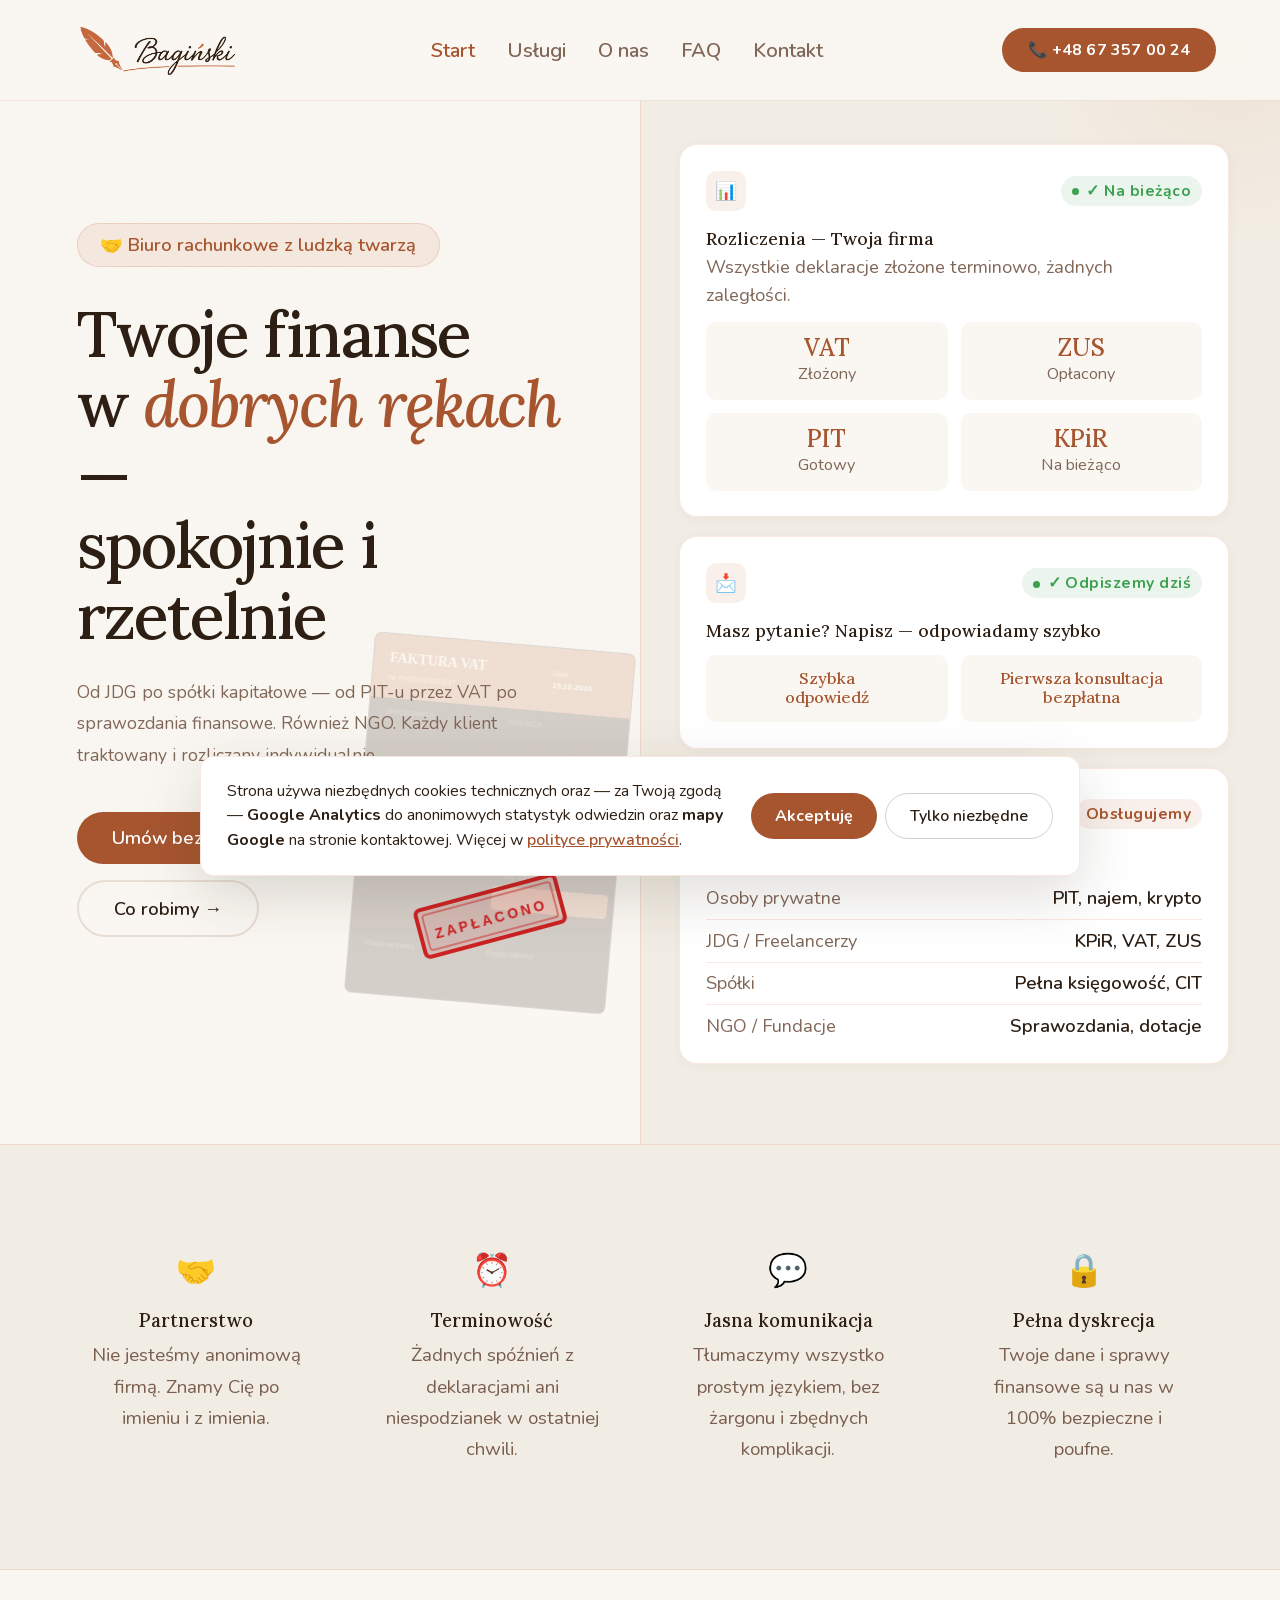
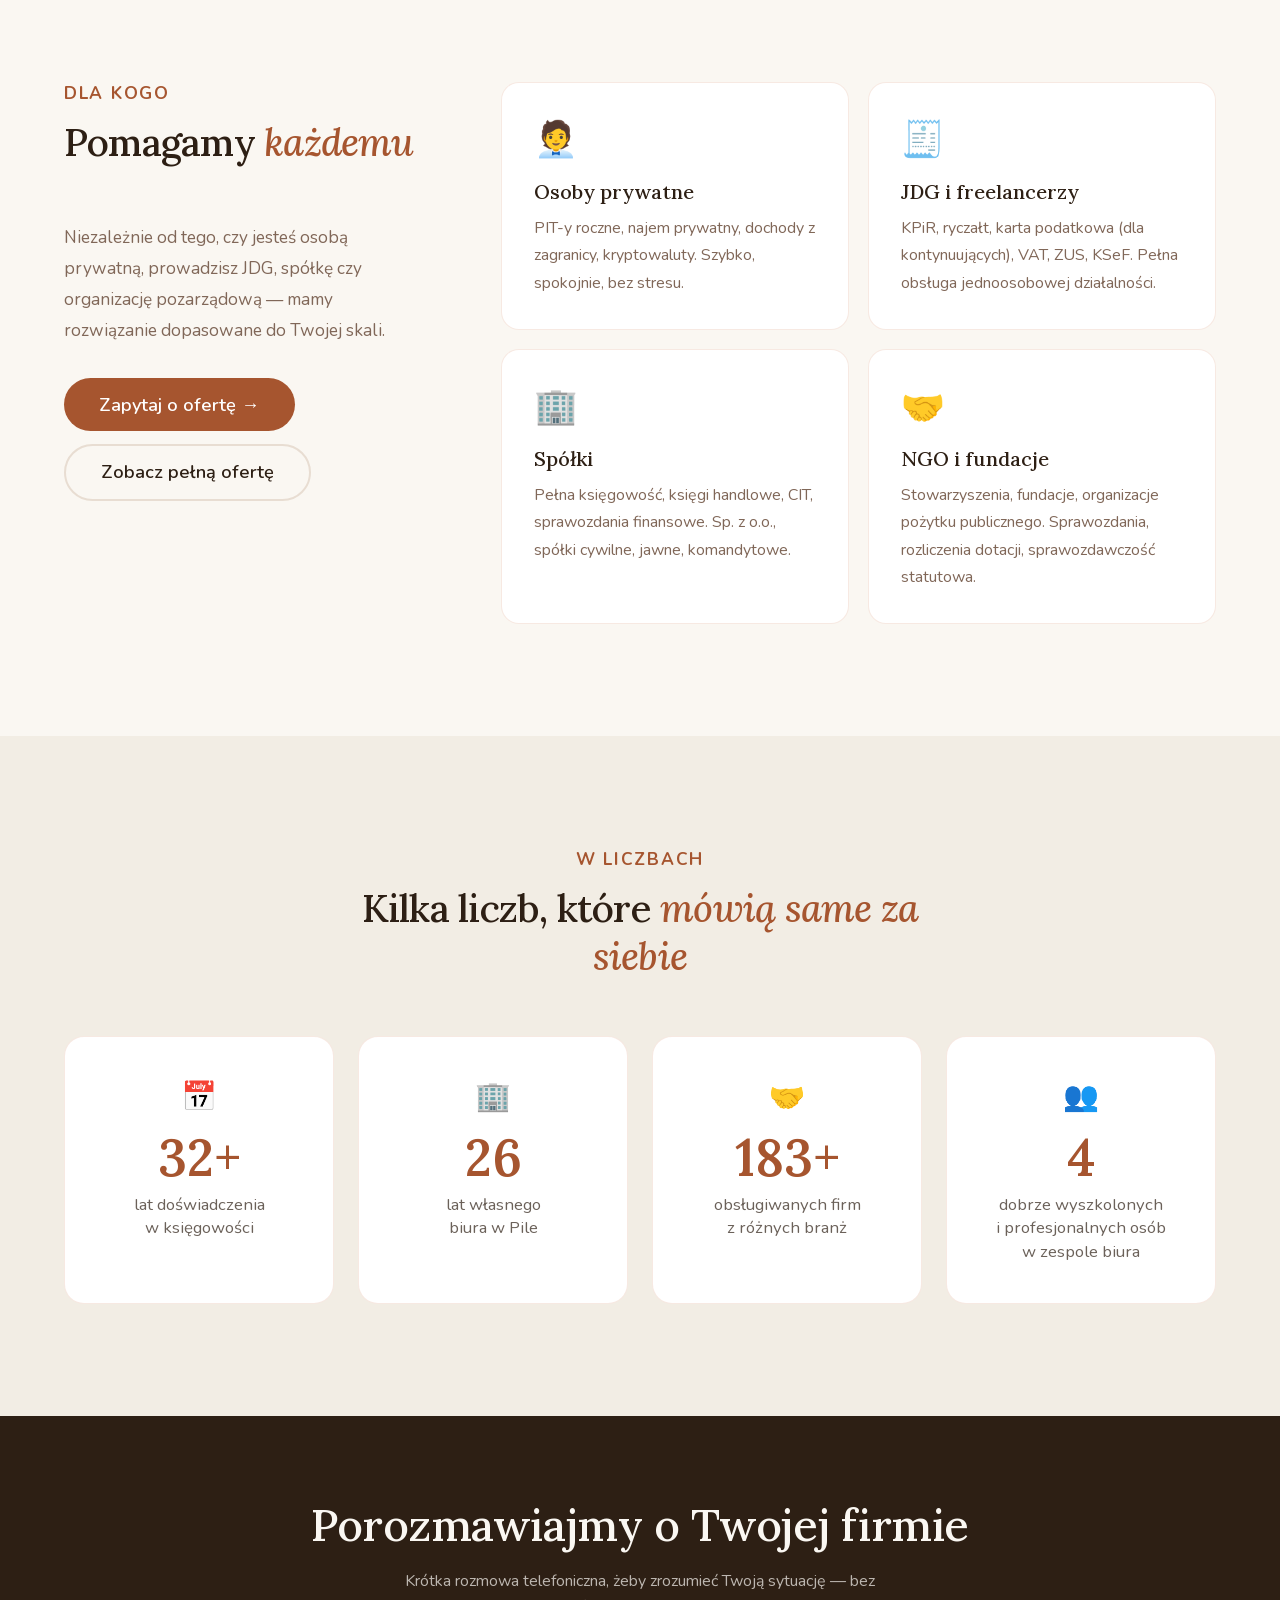
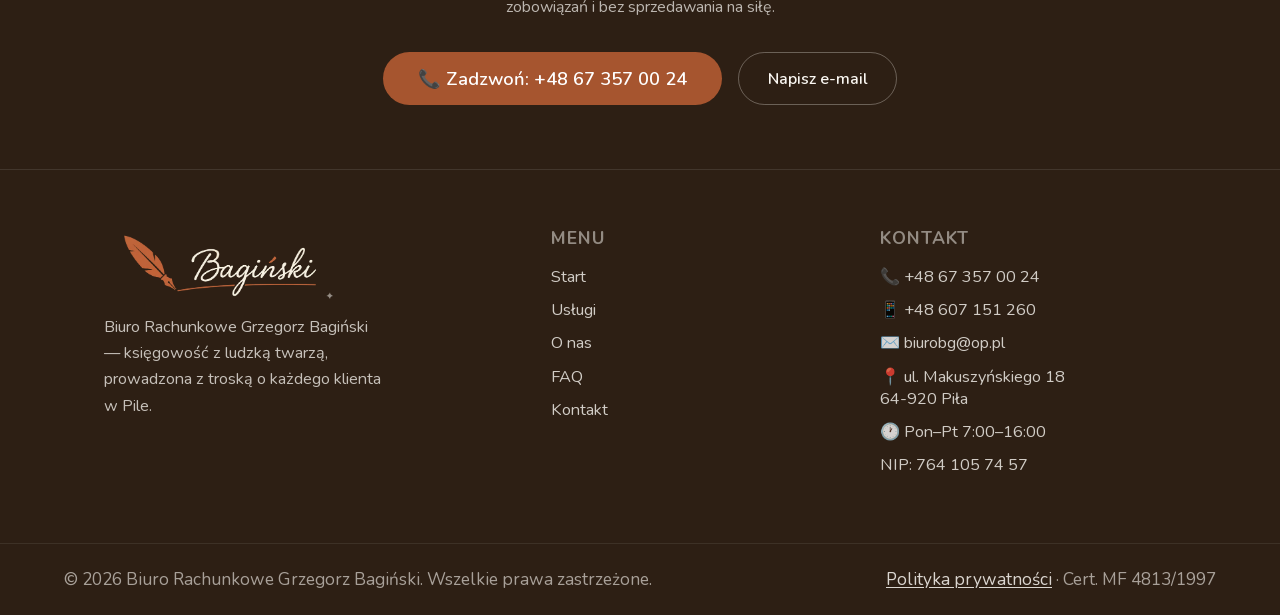
<file: index.html>
<!DOCTYPE html>
<html lang="pl">
<head>
<meta charset="UTF-8">
<meta name="viewport" content="width=device-width, initial-scale=1.0">
<title>Biuro Rachunkowe Grzegorz Bagiński — Księgowość w Pile od 1997</title>
<noscript></noscript>
<link rel="icon" type="image/png" sizes="32x32" href="img/favicon-32.png">
<link rel="icon" type="image/png" sizes="16x16" href="img/favicon-16.png">
<link rel="apple-touch-icon" sizes="180x180" href="img/apple-touch-icon.png">
<link rel="shortcut icon" href="favicon.ico">
<link rel="stylesheet" href="styles.css?v=18">
<meta name="description" content="Pełna obsługa księgowa w Pile od 1997 r. 35 lat doświadczenia, ponad 200 firm pod opieką. JDG, spółki, NGO, osoby prywatne. Cert. MF 4813/1997.">
<meta name="robots" content="index, follow">
<meta name="theme-color" content="#C96B3F">
<link rel="canonical" href="https://biurorachunkowe-pila.pl/">

<meta property="og:title" content="Biuro Rachunkowe Grzegorz Bagiński — Księgowość w Pile od 1997">
<meta property="og:description" content="Pełna obsługa księgowa w Pile od 1997 r. 35 lat doświadczenia, ponad 200 firm pod opieką. JDG, spółki, NGO, osoby prywatne. Cert. MF 4813/1997.">
<meta property="og:site_name" content="Biuro Rachunkowe Grzegorz Bagiński">
<meta property="og:type" content="website">
<meta property="og:locale" content="pl_PL">
<meta property="og:url" content="https://biurorachunkowe-pila.pl/">


<meta property="og:image" content="https://biurorachunkowe-pila.pl/og-image.jpg">
<meta property="og:image:width" content="1200">
<meta property="og:image:height" content="630">
<meta property="og:image:alt" content="Biuro Rachunkowe Grzegorz Bagiński — Księgowość w Pile od 1997">
<meta name="twitter:card" content="summary_large_image">
<meta name="twitter:title" content="Biuro Rachunkowe Grzegorz Bagiński — Księgowość w Pile od 1997">
<meta name="twitter:description" content="Pełna obsługa księgowa w Pile od 1997 r. 35 lat doświadczenia, ponad 200 firm pod opieką. JDG, spółki, NGO, osoby prywatne. Cert. MF 4813/1997.">

<meta name="twitter:image" content="https://biurorachunkowe-pila.pl/og-image.jpg">
<script type="application/ld+json">
{
  "@context": "https://schema.org",
  "@type": "AccountingService",
  "name": "Biuro Rachunkowe Grzegorz Bagiński",
  "url": "https://biurorachunkowe-pila.pl/",
  "telephone": ["+48673570024", "+48607151260"],
  "email": "biurobg@op.pl",
  "priceRange": "$$",
  "image": "https://biurorachunkowe-pila.pl/og-image.jpg",
  "address": {
    "@type": "PostalAddress",
    "streetAddress": "ul. Kornela Makuszyńskiego 18",
    "addressLocality": "Piła",
    "postalCode": "64-920",
    "addressCountry": "PL"
  },
  "openingHoursSpecification": [{
    "@type": "OpeningHoursSpecification",
    "dayOfWeek": ["Monday","Tuesday","Wednesday","Thursday","Friday"],
    "opens": "07:00",
    "closes": "16:00"
  }],
  "founder": {
    "@type": "Person",
    "name": "Grzegorz Bagiński",
    "jobTitle": "Księgowy",
    "hasCredential": {
      "@type": "EducationalOccupationalCredential",
      "name": "Świadectwo Kwalifikacyjne Ministerstwa Finansów",
      "credentialCategory": "Certificate",
      "identifier": "4813/1997"
    }
  },
  "foundingDate": "1997",
  "areaServed": {
    "@type": "City",
    "name": "Piła"
  }
}
</script>

  <!-- Google Analytics 4 — RODO: skrypt Google wczytuje się DOPIERO po zgodzie.
       Bez zgody przeglądarka nie nawiązuje żadnego połączenia z serwerami Google. -->
  <script>
    window.dataLayer = window.dataLayer || [];
    function gtag(){dataLayer.push(arguments);}

    // Consent Mode v2 — domyślnie wszystko odmowa.
    gtag('consent', 'default', {
      'ad_storage': 'denied',
      'ad_user_data': 'denied',
      'ad_personalization': 'denied',
      'analytics_storage': 'denied'
    });

    gtag('js', new Date());
    gtag('config', 'G-RB6FRR4LMF', { 'anonymize_ip': true });

    // Dociąga gtag.js. Polecenia powyżej czekają w dataLayer i wykonają się
    // dopiero po wczytaniu — dlatego można je kolejkować przed pobraniem skryptu.
    window.wczytajGoogleAnalytics = function () {
      if (window.__gaWczytany) return;
      window.__gaWczytany = true;
      var s = document.createElement('script');
      s.async = true;
      s.src = 'https://www.googletagmanager.com/gtag/js?id=G-RB6FRR4LMF';
      document.head.appendChild(s);
    };

    // Zgoda z poprzedniej wizyty — wczytaj od razu, bez czekania na baner.
    try {
      if (localStorage.getItem('cookies-consent-v2') === 'accepted') {
        gtag('consent', 'update', {
          'analytics_storage': 'granted',
          'ad_storage': 'denied',
          'ad_user_data': 'denied',
          'ad_personalization': 'denied'
        });
        window.wczytajGoogleAnalytics();
      }
    } catch (e) { /* localStorage zablokowany — zostaje odmowa */ }
  </script>
</head>
<body>

<a href="#main-content" class="skip-link">Przejdź do treści</a>
<nav aria-label="Główna nawigacja">
  <a href="index.html" class="nav-logo" aria-label="Biuro Rachunkowe Grzegorz Bagiński — strona główna"><picture><source srcset="img/logo.webp" type="image/webp"><img src="img/logo.png?v=2" alt="Biuro Rachunkowe Grzegorz Bagiński" width="188" height="62"></picture></a>
  <ul class="nav-links" id="nav-links">
    <li><a href="index.html" class="active" aria-current="page">Start</a></li>
    <li><a href="uslugi.html">Usługi</a></li>
    <li><a href="o-nas.html">O nas</a></li>
    <li><a href="faq.html">FAQ</a></li>
    <li><a href="kontakt.html">Kontakt</a></li>
    <li class="nav-mobile-only"><a href="tel:+48673570024" class="nav-mobile-cta">📞 +48 67 357 00 24</a></li>
  </ul>
  <a href="tel:+48673570024" class="nav-cta">📞 +48 67 357 00 24</a>
  <button class="nav-toggle" type="button" aria-expanded="false" aria-controls="nav-links" aria-label="Otwórz menu">
    <span class="nav-toggle__bar"></span>
    <span class="nav-toggle__bar"></span>
    <span class="nav-toggle__bar"></span>
  </button>
</nav>
<main id="main-content">
<section class="hero">
  <!-- LEWA KOLUMNA: tekst -->
  <div class="hero-left-col">

    <!-- ANIMOWANA FAKTURA W TLE -->
    <svg class="bg-invoice" viewBox="0 0 280 380" fill="none" xmlns="http://www.w3.org/2000/svg">
    <g opacity="0.18">
      <!-- Karta dokumentu -->
      <g class="inv-body">
        <rect x="10" y="10" width="260" height="360" rx="6" fill="#2D1F14" stroke="#2D1F14" stroke-width="1.5"/>
        <!-- Nagłówek -->
        <rect x="10" y="10" width="260" height="64" rx="6" fill="#C96B3F"/>
        <rect x="10" y="54" width="260" height="20" fill="#C96B3F"/>
      </g>

      <!-- Tekst nagłówka -->
      <g class="inv-text">
        <text x="26" y="38" font-family="serif" font-size="14" font-weight="600" fill="white" opacity="0.95">FAKTURA VAT</text>
        <text x="26" y="56" font-family="sans-serif" font-size="7.5" fill="rgba(255,255,255,0.7)">Nr FV/2024/10/0047</text>
        <text x="190" y="38" font-family="sans-serif" font-size="7" fill="rgba(255,255,255,0.7)">Data:</text>
        <text x="190" y="50" font-family="sans-serif" font-size="8" font-weight="600" fill="white">15.10.2024</text>
      </g>

      <!-- Linie formularza — wychodzą jedna po drugiej -->
      <g>
        <!-- Sekcja sprzedawca -->
        <text class="inv-text" x="26" y="90" font-family="sans-serif" font-size="7" fill="#7A6B63">SPRZEDAWCA</text>
        <line class="inv-line" x1="26" y1="105" x2="130" y2="105" stroke="#2D1F14" stroke-width="1.2" stroke-linecap="round"/>
        <line class="inv-line" x1="26" y1="118" x2="110" y2="118" stroke="#2D1F14" stroke-width="1.2" stroke-linecap="round"/>
        <line class="inv-line" x1="26" y1="131" x2="120" y2="131" stroke="#2D1F14" stroke-width="1.2" stroke-linecap="round"/>

        <!-- Sekcja nabywca -->
        <text class="inv-text" x="148" y="90" font-family="sans-serif" font-size="7" fill="#7A6B63">NABYWCA</text>
        <line class="inv-line" x1="148" y1="105" x2="252" y2="105" stroke="#2D1F14" stroke-width="1.2" stroke-linecap="round"/>
        <line class="inv-line" x1="148" y1="118" x2="232" y2="118" stroke="#2D1F14" stroke-width="1.2" stroke-linecap="round"/>
        <line class="inv-line" x1="148" y1="131" x2="242" y2="131" stroke="#2D1F14" stroke-width="1.2" stroke-linecap="round"/>

        <!-- Divider -->
        <line x1="26" y1="148" x2="254" y2="148" stroke="#E8DDD2" stroke-width="1"/>

        <!-- Nagłówki tabeli -->
        <text class="inv-text" x="26"  y="163" font-family="sans-serif" font-size="6.5" fill="#7A6B63">NAZWA USŁUGI</text>
        <text class="inv-text" x="158" y="163" font-family="sans-serif" font-size="6.5" fill="#7A6B63">ILOŚĆ</text>
        <text x="190" y="163" font-family="sans-serif" font-size="6.5" fill="#7A6B63" class="inv-text">NETTO</text>
        <text x="228" y="163" font-family="sans-serif" font-size="6.5" fill="#7A6B63" class="inv-text">BRUTTO</text>
        <line x1="26" y1="168" x2="254" y2="168" stroke="#E8DDD2" stroke-width="0.8"/>

        <!-- Wiersze -->
        <line class="inv-line" x1="26" y1="182" x2="148" y2="182" stroke="#2D1F14" stroke-width="1.1" stroke-linecap="round"/>
        <text class="inv-text" x="158" y="182" font-family="sans-serif" font-size="7.5" fill="#2D1F14">1</text>
        <text class="inv-text" x="190" y="182" font-family="sans-serif" font-size="7.5" fill="#2D1F14">800 zł</text>
        <text class="inv-text" x="228" y="182" font-family="sans-serif" font-size="7.5" fill="#2D1F14">984 zł</text>

        <line class="inv-line" x1="26" y1="198" x2="138" y2="198" stroke="#2D1F14" stroke-width="1.1" stroke-linecap="round"/>
        <text class="inv-text" x="158" y="198" font-family="sans-serif" font-size="7.5" fill="#2D1F14">1</text>
        <text class="inv-text" x="190" y="198" font-family="sans-serif" font-size="7.5" fill="#2D1F14">500 zł</text>
        <text class="inv-text" x="228" y="198" font-family="sans-serif" font-size="7.5" fill="#2D1F14">615 zł</text>

        <line x1="26" y1="210" x2="254" y2="210" stroke="#E8DDD2" stroke-width="0.8"/>

        <!-- Suma -->
        <text class="inv-text" x="158" y="228" font-family="sans-serif" font-size="7" fill="#7A6B63">RAZEM NETTO:</text>
        <text class="inv-text" x="228" y="228" font-family="sans-serif" font-size="8" font-weight="700" fill="#2D1F14">1 300 zł</text>
        <text class="inv-text" x="158" y="244" font-family="sans-serif" font-size="7" fill="#7A6B63">VAT 23%:</text>
        <text class="inv-text" x="228" y="244" font-family="sans-serif" font-size="8" fill="#2D1F14">299 zł</text>

        <!-- Suma końcowa -->
        <rect class="inv-body" x="148" y="252" width="116" height="24" rx="4" fill="#C96B3F" opacity="0.15"/>
        <text class="inv-text" x="155" y="268" font-family="sans-serif" font-size="7.5" fill="#7A6B63">DO ZAPŁATY:</text>
        <text class="inv-text" x="218" y="268" font-family="serif" font-size="11" font-weight="700" fill="#C96B3F">1 599 zł</text>

        <!-- Stopka z podpisem -->
        <line class="inv-line" x1="26" y1="310" x2="110" y2="310" stroke="#2D1F14" stroke-width="0.8" stroke-linecap="round"/>
        <text class="inv-text" x="26" y="322" font-family="sans-serif" font-size="6.5" fill="#7A6B63">Podpis wystawcy</text>
        <line class="inv-line" x1="148" y1="310" x2="252" y2="310" stroke="#2D1F14" stroke-width="0.8" stroke-linecap="round"/>
        <text class="inv-text" x="148" y="322" font-family="sans-serif" font-size="6.5" fill="#7A6B63">Podpis odbiorcy</text>
      </g>
    </g><!-- koniec grupy opacity 0.18 -->

    </svg>

    <!-- Pieczątka ZAPŁACONO — oddzielny element, widoczna na tle faktury -->
    <div class="stamp-zaplacono">
      <svg width="148" height="52" viewBox="0 0 148 52" fill="none" xmlns="http://www.w3.org/2000/svg">
        <rect x="2" y="2" width="144" height="48" rx="5" fill="rgba(204,34,34,0.12)" stroke="#CC2222" stroke-width="4"/>
        <rect x="8" y="8" width="132" height="36" rx="3" fill="none" stroke="#CC2222" stroke-width="1.5" opacity="0.6"/>
        <text x="74" y="34" font-family="sans-serif" font-size="14" font-weight="900" fill="#CC2222" text-anchor="middle" letter-spacing="3">ZAPŁACONO</text>
      </svg>
    </div>

    <div class="hero-eyebrow anim-eyebrow">🤝 Biuro rachunkowe z ludzką twarzą</div>
    <h1 class="anim-h1">Twoje finanse<br>w <em>dobrych rękach</em> —<br>spokojnie i rzetelnie</h1>
    <p class="hero-sub anim-sub">Od JDG po spółki kapitałowe — od PIT-u przez VAT po sprawozdania finansowe. Również NGO. Każdy klient traktowany i rozliczany indywidualnie.</p>
    <div class="hero-btns anim-btns">
      <a href="kontakt.html" class="btn-terra">Umów bezpłatną konsultację</a>
      <a href="uslugi.html" class="btn-outline">Co robimy →</a>
    </div>
  </div>

  <!-- PRAWA KOLUMNA: karty wizualne -->
  <div class="hero-right-col">
    <!-- Karta 1: statystyki -->
    <div class="hcard anim-card-1">
      <div class="hcard-top">
        <div class="hcard-icon">📊</div>
        <span class="hcard-badge ok">✓ Na bieżąco</span>
      </div>
      <h2 class="h4">Rozliczenia — Twoja firma</h2>
      <p>Wszystkie deklaracje złożone terminowo, żadnych zaległości.</p>
      <div class="hcard-mini-grid">
        <div class="mini-cell"><div class="mini-cell-num">VAT</div><div class="mini-cell-lbl">Złożony</div></div>
        <div class="mini-cell"><div class="mini-cell-num">ZUS</div><div class="mini-cell-lbl">Opłacony</div></div>
        <div class="mini-cell"><div class="mini-cell-num">PIT</div><div class="mini-cell-lbl">Gotowy</div></div>
        <div class="mini-cell"><div class="mini-cell-num">KPiR</div><div class="mini-cell-lbl">Na bieżąco</div></div>
      </div>
    </div>

    <!-- Karta 2: kontakt -->
    <div class="hcard anim-card-2">
      <div class="hcard-top">
        <div class="hcard-icon">📩</div>
        <span class="hcard-badge ok">✓ Odpiszemy dziś</span>
      </div>
      <h2 class="h4">Masz pytanie? Napisz — odpowiadamy szybko</h2>
      <div class="hcard-mini-grid" style="margin-top:0.8rem">
        <div class="mini-cell"><div class="mini-cell-num" style="font-size:1rem;line-height:1.2">Szybka<br>odpowiedź</div></div>
        <div class="mini-cell"><div class="mini-cell-num" style="font-size:1rem;line-height:1.2">Pierwsza konsultacja<br>bezpłatna</div></div>
      </div>
    </div>

    <!-- Karta 3: dla kogo -->
    <div class="hcard anim-card-3">
      <div class="hcard-top">
        <div class="hcard-icon">👥</div>
        <span class="hcard-badge warm">Obsługujemy</span>
      </div>
      <h2 class="h4">Dla każdego — niezależnie od skali</h2>
      <ul class="hcard-list">
        <li><span class="hcard-list-name">Osoby prywatne</span><span class="hcard-list-val">PIT, najem, krypto</span></li>
        <li><span class="hcard-list-name">JDG / Freelancerzy</span><span class="hcard-list-val">KPiR, VAT, ZUS</span></li>
        <li><span class="hcard-list-name">Spółki</span><span class="hcard-list-val">Pełna księgowość, CIT</span></li>
        <li><span class="hcard-list-name">NGO / Fundacje</span><span class="hcard-list-val">Sprawozdania, dotacje</span></li>
      </ul>
    </div>
  </div>
</section>
<div class="values">
  <div class="values-grid">
    <div class="value-item">
      <span class="value-icon">🤝</span>
      <h2 class="h4">Partnerstwo</h2>
      <p>Nie jesteśmy anonimową firmą. Znamy Cię po imieniu i z imienia.</p>
    </div>
    <div class="value-item">
      <span class="value-icon">⏰</span>
      <h2 class="h4">Terminowość</h2>
      <p>Żadnych spóźnień z deklaracjami ani niespodzianek w ostatniej chwili.</p>
    </div>
    <div class="value-item">
      <span class="value-icon">💬</span>
      <h2 class="h4">Jasna komunikacja</h2>
      <p>Tłumaczymy wszystko prostym językiem, bez żargonu i zbędnych komplikacji.</p>
    </div>
    <div class="value-item">
      <span class="value-icon">🔒</span>
      <h2 class="h4">Pełna dyskrecja</h2>
      <p>Twoje dane i sprawy finansowe są u nas w 100% bezpieczne i poufne.</p>
    </div>
  </div>
</div>
<section class="clients" id="dla-kogo">
  <div class="clients-layout">
    <div>
      <div class="section-eyebrow">Dla kogo</div>
      <h2 class="section-title">Pomagamy <em>każdemu</em></h2>
      <p class="clients-desc">Niezależnie od tego, czy jesteś osobą prywatną, prowadzisz JDG, spółkę czy organizację pozarządową — mamy rozwiązanie dopasowane do Twojej skali.</p>
      <div style="display:flex; gap:0.8rem; flex-wrap:wrap;">
        <a href="kontakt.html" class="btn-terra">Zapytaj o ofertę →</a>
        <a href="uslugi.html" class="btn-outline">Zobacz pełną ofertę</a>
      </div>
    </div>
    <div class="clients-cards">
      <div class="client-card">
        <div class="client-card-icon">🧑‍💼</div>
        <h3>Osoby prywatne</h3>
        <p>PIT-y roczne, najem prywatny, dochody z zagranicy, kryptowaluty. Szybko, spokojnie, bez stresu.</p>
      </div>
      <div class="client-card">
        <div class="client-card-icon">🧾</div>
        <h3>JDG i freelancerzy</h3>
        <p>KPiR, ryczałt, karta podatkowa (dla kontynuujących), VAT, ZUS, KSeF. Pełna obsługa jednoosobowej działalności.</p>
      </div>
      <div class="client-card">
        <div class="client-card-icon">🏢</div>
        <h3>Spółki</h3>
        <p>Pełna księgowość, księgi handlowe, CIT, sprawozdania finansowe. Sp. z o.o., spółki cywilne, jawne, komandytowe.</p>
      </div>
      <div class="client-card">
        <div class="client-card-icon">🤝</div>
        <h3>NGO i fundacje</h3>
        <p>Stowarzyszenia, fundacje, organizacje pożytku publicznego. Sprawozdania, rozliczenia dotacji, sprawozdawczość statutowa.</p>
      </div>
    </div>
  </div>
</section>
<section class="stats-section">
  <div class="section-eyebrow" style="text-align:center">W liczbach</div>
  <h2 class="section-title" style="text-align:center;max-width:560px;margin:0 auto 0">Kilka liczb, które <em>mówią same za siebie</em></h2>
  <div class="stats-grid">
    <div class="stat-card">
      <div class="stat-icon">📅</div>
      <div class="stat-number" data-count="35" data-suffix="+">35+</div>
      <div class="stat-label">lat doświadczenia<br>w księgowości</div>
    </div>
    <div class="stat-card">
      <div class="stat-icon">🏢</div>
      <div class="stat-number" data-count="29">29</div>
      <div class="stat-label">lat własnego<br>biura w Pile</div>
    </div>
    <div class="stat-card">
      <div class="stat-icon">🤝</div>
      <div class="stat-number" data-count="200" data-suffix="+">200+</div>
      <div class="stat-label">obsługiwanych firm<br>z różnych branż</div>
    </div>
    <div class="stat-card">
      <div class="stat-icon">👥</div>
      <div class="stat-number" data-count="5">5</div>
      <div class="stat-label">dobrze wyszkolonych<br>i profesjonalnych osób<br>w zespole biura</div>
    </div>
  </div>
</section>
</main>

<footer>
  <div class="footer-cta">
    <h2>Porozmawiajmy o Twojej firmie</h2>
    <p>Krótka rozmowa telefoniczna, żeby zrozumieć Twoją sytuację — bez zobowiązań i bez sprzedawania na siłę.</p>
    <div class="footer-cta-btns">
      <a href="tel:+48673570024" class="btn-terra">📞 Zadzwoń: +48 67 357 00 24</a>
      <a href="mailto:biurobg@op.pl" class="btn-outline-light">Napisz e-mail</a>
    </div>
  </div>
  <div class="footer-columns">
    <div class="footer-col">
      <a href="index.html" class="footer-logo" aria-label="Biuro Rachunkowe Grzegorz Bagiński — strona główna"><picture><source srcset="img/logo-dark.webp" type="image/webp"><img src="img/logo-dark.png?v=2" alt="Biuro Rachunkowe Grzegorz Bagiński" width="233" height="77"></picture></a>
      <p>Biuro Rachunkowe Grzegorz Bagiński — księgowość z ludzką twarzą, prowadzona z troską o każdego klienta w Pile.</p>
    </div>
    <div class="footer-col">
      <h3 class="h4">Menu</h3>
      <a href="index.html">Start</a>
      <a href="uslugi.html">Usługi</a>
      <a href="o-nas.html">O nas</a>
      <a href="faq.html">FAQ</a>
      <a href="kontakt.html">Kontakt</a>
    </div>
    <div class="footer-col">
      <h3 class="h4">Kontakt</h3>
      <span>📞 <a href="tel:+48673570024">+48 67 357 00 24</a></span>
      <span>📱 <a href="tel:+48607151260">+48 607 151 260</a></span>
      <span>✉️ <a href="mailto:biurobg@op.pl">biurobg@op.pl</a></span>
      <span>📍 ul. Makuszyńskiego 18<br>64-920 Piła</span>
      <span>🕐 Pon–Pt 7:00–16:00</span>
      <span>NIP: 764 105 74 57</span>
    </div>
  </div>
  <div class="footer-bottom">
    <p>© 2026 Biuro Rachunkowe Grzegorz Bagiński. Wszelkie prawa zastrzeżone.</p>
    <p><a href="polityka-prywatnosci.html">Polityka prywatności</a> · Cert. MF 4813/1997</p>
  </div>
</footer>

<div class="cookie-banner" role="dialog" aria-label="Informacja o ciasteczkach">
  <p>Strona używa niezbędnych cookies technicznych oraz — za Twoją zgodą — <strong>Google Analytics</strong> do anonimowych statystyk odwiedzin oraz <strong>mapy Google</strong> na stronie kontaktowej. Więcej w <a href="polityka-prywatnosci.html">polityce prywatności</a>.</p>
  <div class="cookie-banner__actions">
    <button class="cookie-banner__btn cookie-banner__btn--accept" type="button" data-cookie-action="accept">Akceptuję</button>
    <button class="cookie-banner__btn cookie-banner__btn--reject" type="button" data-cookie-action="reject">Tylko niezbędne</button>
  </div>
</div>

<script src="script.js?v=8"></script>
</body>
</html>
</file>
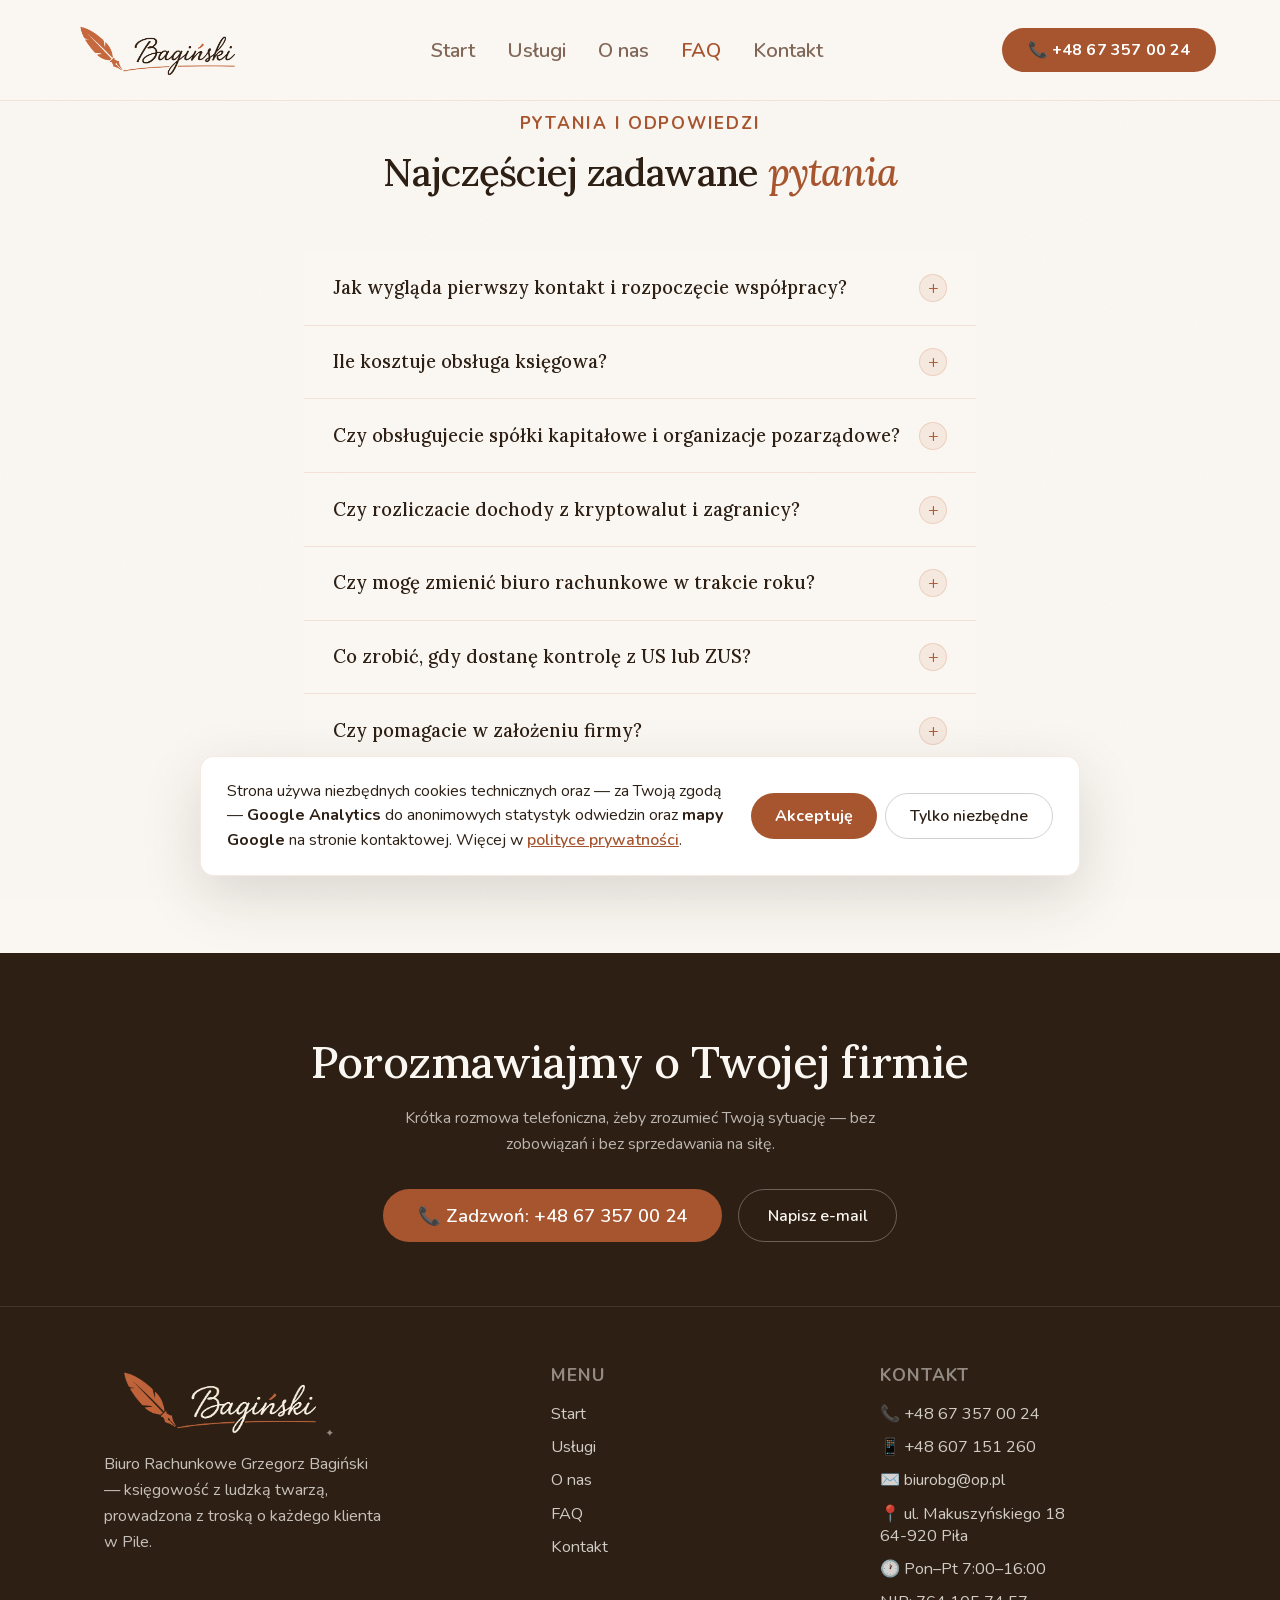
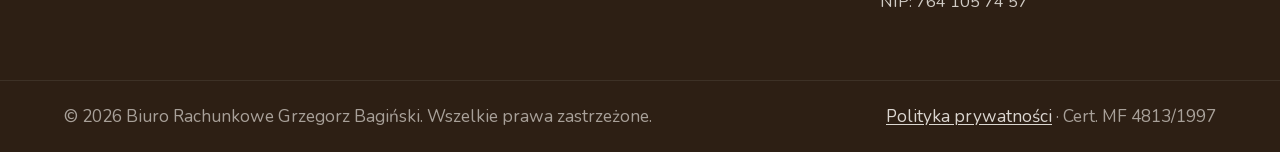
<file: faq.html>
<!DOCTYPE html>
<html lang="pl">
<head>
<meta charset="UTF-8">
<meta name="viewport" content="width=device-width, initial-scale=1.0">
<title>FAQ — najczęstsze pytania | Biuro Bagiński Piła</title>
<noscript></noscript>
<link rel="icon" type="image/png" sizes="32x32" href="img/favicon-32.png">
<link rel="icon" type="image/png" sizes="16x16" href="img/favicon-16.png">
<link rel="apple-touch-icon" sizes="180x180" href="img/apple-touch-icon.png">
<link rel="shortcut icon" href="favicon.ico">
<link rel="stylesheet" href="styles.css?v=18">
<meta name="description" content="Odpowiedzi na pytania o usługi księgowe: rozpoczęcie współpracy, zmiana biura w trakcie roku, kontrola US/ZUS, KSeF, kryptowaluty, NGO i ceny.">
<meta name="robots" content="index, follow">
<meta name="theme-color" content="#C96B3F">
<link rel="canonical" href="https://biurorachunkowe-pila.pl/faq.html">

<meta property="og:title" content="FAQ — najczęstsze pytania | Biuro Bagiński Piła">
<meta property="og:description" content="Odpowiedzi na pytania o usługi księgowe: rozpoczęcie współpracy, zmiana biura w trakcie roku, kontrola US/ZUS, KSeF, kryptowaluty, NGO i ceny.">
<meta property="og:site_name" content="Biuro Rachunkowe Grzegorz Bagiński">
<meta property="og:type" content="website">
<meta property="og:locale" content="pl_PL">
<meta property="og:url" content="https://biurorachunkowe-pila.pl/faq.html">


<meta property="og:image" content="https://biurorachunkowe-pila.pl/og-image.jpg">
<meta property="og:image:width" content="1200">
<meta property="og:image:height" content="630">
<meta property="og:image:alt" content="Biuro Rachunkowe Grzegorz Bagiński — Księgowość w Pile od 1997">
<meta name="twitter:card" content="summary_large_image">
<meta name="twitter:title" content="FAQ — najczęstsze pytania | Biuro Bagiński Piła">
<meta name="twitter:description" content="Odpowiedzi na pytania o usługi księgowe: rozpoczęcie współpracy, zmiana biura w trakcie roku, kontrola US/ZUS, KSeF, kryptowaluty, NGO i ceny.">

<meta name="twitter:image" content="https://biurorachunkowe-pila.pl/og-image.jpg">
<script type="application/ld+json">
{
  "@context": "https://schema.org",
  "@type": "FAQPage",
  "mainEntity": [
    {"@type": "Question", "name": "Jak wygląda pierwszy kontakt i rozpoczęcie współpracy?", "acceptedAnswer": {"@type": "Answer", "text": "Zadzwoń pod +48 67 357 00 24 lub napisz na biurobg@op.pl. Umówimy pierwszą rozmowę — bezpłatnie i bez zobowiązań. Wspólnie ustalimy zakres obsługi i podpiszemy umowę."}},
    {"@type": "Question", "name": "Ile kosztuje obsługa księgowa?", "acceptedAnswer": {"@type": "Answer", "text": "Każdy klient jest traktowany i rozliczany indywidualnie. Wycena zależy od formy działalności, liczby dokumentów, liczby pracowników i zakresu dodatkowych usług. Nie publikujemy sztywnych cenników."}},
    {"@type": "Question", "name": "Czy obsługujecie spółki kapitałowe i organizacje pozarządowe?", "acceptedAnswer": {"@type": "Answer", "text": "Tak. Prowadzimy pełną księgowość dla wszystkich rodzajów spółek (z o.o., komandytowych, jawnych, cywilnych) oraz dla stowarzyszeń i fundacji. Sporządzamy sprawozdania finansowe, deklaracje CIT i rozliczenia dotacji."}},
    {"@type": "Question", "name": "Czy rozliczacie dochody z kryptowalut i zagranicy?", "acceptedAnswer": {"@type": "Answer", "text": "Tak, rozliczamy dochody z obrotu kryptowalutami (PIT-38) oraz dochody zagraniczne — z umów o pracę, kontraktów B2B, najmu nieruchomości, dywidend."}},
    {"@type": "Question", "name": "Czy mogę zmienić biuro rachunkowe w trakcie roku?", "acceptedAnswer": {"@type": "Answer", "text": "Tak, zmiana biura jest możliwa w dowolnym momencie. Pomożemy w przejęciu dokumentacji od poprzedniego biura, weryfikacji ewidencji i ustaleniu sald otwarcia."}},
    {"@type": "Question", "name": "Co zrobić, gdy dostanę kontrolę z US lub ZUS?", "acceptedAnswer": {"@type": "Answer", "text": "Zadzwoń od razu. Na podstawie pełnomocnictwa możemy reprezentować Cię w postępowaniu kontrolnym przed US i ZUS, przygotowujemy dokumentację, składamy wyjaśnienia i odwołania."}},
    {"@type": "Question", "name": "Czy pomagacie w założeniu firmy?", "acceptedAnswer": {"@type": "Answer", "text": "Tak. Pomagamy w rejestracji JDG (CEIDG), zakładaniu spółek (KRS / S24), wyborze optymalnej formy opodatkowania, zgłoszeniu VAT i ZUS. Opracowujemy też biznesplany."}},
    {"@type": "Question", "name": "Czy obsługujecie KSeF i karty podatkowe?", "acceptedAnswer": {"@type": "Answer", "text": "Tak — wdrażamy i obsługujemy KSeF. Prowadzimy też kartę podatkową dla podatników kontynuujących rozliczenia z lat ubiegłych (od 2022 nowi podatnicy nie mogą wybierać karty)."}}
  ]
}
</script>
<script type="application/ld+json">
{
  "@context": "https://schema.org",
  "@type": "BreadcrumbList",
  "itemListElement": [
    {"@type": "ListItem", "position": 1, "name": "Strona główna", "item": "https://biurorachunkowe-pila.pl/"},
    {"@type": "ListItem", "position": 2, "name": "FAQ", "item": "https://biurorachunkowe-pila.pl/faq.html"}
  ]
}
</script>

  <!-- Google Analytics 4 — RODO: skrypt Google wczytuje się DOPIERO po zgodzie.
       Bez zgody przeglądarka nie nawiązuje żadnego połączenia z serwerami Google. -->
  <script>
    window.dataLayer = window.dataLayer || [];
    function gtag(){dataLayer.push(arguments);}

    // Consent Mode v2 — domyślnie wszystko odmowa.
    gtag('consent', 'default', {
      'ad_storage': 'denied',
      'ad_user_data': 'denied',
      'ad_personalization': 'denied',
      'analytics_storage': 'denied'
    });

    gtag('js', new Date());
    gtag('config', 'G-RB6FRR4LMF', { 'anonymize_ip': true });

    // Dociąga gtag.js. Polecenia powyżej czekają w dataLayer i wykonają się
    // dopiero po wczytaniu — dlatego można je kolejkować przed pobraniem skryptu.
    window.wczytajGoogleAnalytics = function () {
      if (window.__gaWczytany) return;
      window.__gaWczytany = true;
      var s = document.createElement('script');
      s.async = true;
      s.src = 'https://www.googletagmanager.com/gtag/js?id=G-RB6FRR4LMF';
      document.head.appendChild(s);
    };

    // Zgoda z poprzedniej wizyty — wczytaj od razu, bez czekania na baner.
    try {
      if (localStorage.getItem('cookies-consent-v2') === 'accepted') {
        gtag('consent', 'update', {
          'analytics_storage': 'granted',
          'ad_storage': 'denied',
          'ad_user_data': 'denied',
          'ad_personalization': 'denied'
        });
        window.wczytajGoogleAnalytics();
      }
    } catch (e) { /* localStorage zablokowany — zostaje odmowa */ }
  </script>
</head>
<body>

<a href="#main-content" class="skip-link">Przejdź do treści</a>
<nav aria-label="Główna nawigacja">
  <a href="index.html" class="nav-logo" aria-label="Biuro Rachunkowe Grzegorz Bagiński — strona główna"><picture><source srcset="img/logo.webp" type="image/webp"><img src="img/logo.png?v=2" alt="Biuro Rachunkowe Grzegorz Bagiński" width="188" height="62"></picture></a>
  <ul class="nav-links" id="nav-links">
    <li><a href="index.html">Start</a></li>
    <li><a href="uslugi.html">Usługi</a></li>
    <li><a href="o-nas.html">O nas</a></li>
    <li><a href="faq.html" class="active" aria-current="page">FAQ</a></li>
    <li><a href="kontakt.html">Kontakt</a></li>
    <li class="nav-mobile-only"><a href="tel:+48673570024" class="nav-mobile-cta">📞 +48 67 357 00 24</a></li>
  </ul>
  <a href="tel:+48673570024" class="nav-cta">📞 +48 67 357 00 24</a>
  <button class="nav-toggle" type="button" aria-expanded="false" aria-controls="nav-links" aria-label="Otwórz menu">
    <span class="nav-toggle__bar"></span>
    <span class="nav-toggle__bar"></span>
    <span class="nav-toggle__bar"></span>
  </button>
</nav>
<main id="main-content">
<section class="faq" id="faq">
  <div class="section-eyebrow">Pytania i odpowiedzi</div>
  <h1 class="section-title">Najczęściej zadawane <em>pytania</em></h1>
  <div class="faq-list">

    <div class="faq-item">
      <div class="faq-question" role="button" tabindex="0" aria-expanded="false">
        <h2 class="h4">Jak wygląda pierwszy kontakt i rozpoczęcie współpracy?</h2>
        <div class="faq-icon">+</div>
      </div>
      <div class="faq-answer"><p>Zadzwoń pod <a href="tel:+48673570024">+48 67 357 00 24</a> lub napisz na <a href="mailto:biurobg@op.pl">biurobg@op.pl</a>. Umówimy pierwszą rozmowę — bezpłatnie i bez zobowiązań. Wspólnie ustalimy zakres obsługi i podpiszemy umowę. Od tego momentu przejmujemy odpowiedzialność za Twoją księgowość.</p></div>
    </div>

    <div class="faq-item">
      <div class="faq-question" role="button" tabindex="0" aria-expanded="false">
        <h2 class="h4">Ile kosztuje obsługa księgowa?</h2>
        <div class="faq-icon">+</div>
      </div>
      <div class="faq-answer"><p><strong>Każdy klient jest traktowany i rozliczany indywidualnie.</strong> Wycena zależy od formy działalności (JDG, ryczałt, spółka, NGO), liczby dokumentów miesięcznie, liczby pracowników i zakresu dodatkowych usług. Nie publikujemy sztywnych cenników — po krótkiej rozmowie przygotujemy konkretną wycenę dopasowaną do Twojej skali.</p></div>
    </div>

    <div class="faq-item">
      <div class="faq-question" role="button" tabindex="0" aria-expanded="false">
        <h2 class="h4">Czy obsługujecie spółki kapitałowe i organizacje pozarządowe?</h2>
        <div class="faq-icon">+</div>
      </div>
      <div class="faq-answer"><p>Tak. Prowadzimy pełną księgowość (księgi handlowe) dla wszystkich rodzajów spółek — z o.o., komandytowych, jawnych, cywilnych — oraz dla stowarzyszeń i fundacji. Sporządzamy roczne sprawozdania finansowe, deklaracje CIT, rozliczenia dotacji i sprawozdawczość statutową dla NGO.</p></div>
    </div>

    <div class="faq-item">
      <div class="faq-question" role="button" tabindex="0" aria-expanded="false">
        <h2 class="h4">Czy rozliczacie dochody z kryptowalut i zagranicy?</h2>
        <div class="faq-icon">+</div>
      </div>
      <div class="faq-answer"><p>Tak, rozliczamy dochody z obrotu kryptowalutami (PIT-38) oraz dochody zagraniczne — z umów o pracę, kontraktów B2B, najmu nieruchomości, dywidend. Pomagamy stosować umowy o unikaniu podwójnego opodatkowania.</p></div>
    </div>

    <div class="faq-item">
      <div class="faq-question" role="button" tabindex="0" aria-expanded="false">
        <h2 class="h4">Czy mogę zmienić biuro rachunkowe w trakcie roku?</h2>
        <div class="faq-icon">+</div>
      </div>
      <div class="faq-answer"><p>Tak, zmiana biura jest możliwa w dowolnym momencie — nie tylko od 1 stycznia. Pomożemy w przejęciu dokumentacji od poprzedniego biura, weryfikacji ewidencji i ustaleniu sald otwarcia. Cały proces przejmujemy na siebie.</p></div>
    </div>

    <div class="faq-item">
      <div class="faq-question" role="button" tabindex="0" aria-expanded="false">
        <h2 class="h4">Co zrobić, gdy dostanę kontrolę z US lub ZUS?</h2>
        <div class="faq-icon">+</div>
      </div>
      <div class="faq-answer"><p>Zadzwoń od razu — działamy szybko. Na podstawie pełnomocnictwa możemy reprezentować Cię w postępowaniu kontrolnym przed Urzędem Skarbowym i ZUS, przygotowujemy dokumentację, składamy wyjaśnienia i odwołania. Klient nie musi sam stawiać się na kontroli.</p></div>
    </div>

    <div class="faq-item">
      <div class="faq-question" role="button" tabindex="0" aria-expanded="false">
        <h2 class="h4">Czy pomagacie w założeniu firmy?</h2>
        <div class="faq-icon">+</div>
      </div>
      <div class="faq-answer"><p>Tak. Pomagamy w rejestracji jednoosobowej działalności (CEIDG), zakładaniu spółek (KRS / S24), wyborze optymalnej formy opodatkowania (skala / liniowy / ryczałt), zgłoszeniu VAT i ZUS. Opracowujemy też biznesplany pod kredyty i dotacje (PUP, fundusze unijne).</p></div>
    </div>

    <div class="faq-item">
      <div class="faq-question" role="button" tabindex="0" aria-expanded="false">
        <h2 class="h4">Czy obsługujecie KSeF i karty podatkowe?</h2>
        <div class="faq-icon">+</div>
      </div>
      <div class="faq-answer"><p>Tak — wdrażamy i obsługujemy <strong>KSeF</strong> (Krajowy System e-Faktur). Prowadzimy też kartę podatkową dla podatników <strong>kontynuujących</strong> rozliczenia z lat ubiegłych (od 2022 nowi podatnicy nie mogą wybierać karty).</p></div>
    </div>

  </div>
</section>
</main>

<footer>
  <div class="footer-cta">
    <h2>Porozmawiajmy o Twojej firmie</h2>
    <p>Krótka rozmowa telefoniczna, żeby zrozumieć Twoją sytuację — bez zobowiązań i bez sprzedawania na siłę.</p>
    <div class="footer-cta-btns">
      <a href="tel:+48673570024" class="btn-terra">📞 Zadzwoń: +48 67 357 00 24</a>
      <a href="mailto:biurobg@op.pl" class="btn-outline-light">Napisz e-mail</a>
    </div>
  </div>
  <div class="footer-columns">
    <div class="footer-col">
      <a href="index.html" class="footer-logo" aria-label="Biuro Rachunkowe Grzegorz Bagiński — strona główna"><picture><source srcset="img/logo-dark.webp" type="image/webp"><img src="img/logo-dark.png?v=2" alt="Biuro Rachunkowe Grzegorz Bagiński" width="233" height="77"></picture></a>
      <p>Biuro Rachunkowe Grzegorz Bagiński — księgowość z ludzką twarzą, prowadzona z troską o każdego klienta w Pile.</p>
    </div>
    <div class="footer-col">
      <h3 class="h4">Menu</h3>
      <a href="index.html">Start</a>
      <a href="uslugi.html">Usługi</a>
      <a href="o-nas.html">O nas</a>
      <a href="faq.html">FAQ</a>
      <a href="kontakt.html">Kontakt</a>
    </div>
    <div class="footer-col">
      <h3 class="h4">Kontakt</h3>
      <span>📞 <a href="tel:+48673570024">+48 67 357 00 24</a></span>
      <span>📱 <a href="tel:+48607151260">+48 607 151 260</a></span>
      <span>✉️ <a href="mailto:biurobg@op.pl">biurobg@op.pl</a></span>
      <span>📍 ul. Makuszyńskiego 18<br>64-920 Piła</span>
      <span>🕐 Pon–Pt 7:00–16:00</span>
      <span>NIP: 764 105 74 57</span>
    </div>
  </div>
  <div class="footer-bottom">
    <p>© 2026 Biuro Rachunkowe Grzegorz Bagiński. Wszelkie prawa zastrzeżone.</p>
    <p><a href="polityka-prywatnosci.html">Polityka prywatności</a> · Cert. MF 4813/1997</p>
  </div>
</footer>

<div class="cookie-banner" role="dialog" aria-label="Informacja o ciasteczkach">
  <p>Strona używa niezbędnych cookies technicznych oraz — za Twoją zgodą — <strong>Google Analytics</strong> do anonimowych statystyk odwiedzin oraz <strong>mapy Google</strong> na stronie kontaktowej. Więcej w <a href="polityka-prywatnosci.html">polityce prywatności</a>.</p>
  <div class="cookie-banner__actions">
    <button class="cookie-banner__btn cookie-banner__btn--accept" type="button" data-cookie-action="accept">Akceptuję</button>
    <button class="cookie-banner__btn cookie-banner__btn--reject" type="button" data-cookie-action="reject">Tylko niezbędne</button>
  </div>
</div>

<script src="script.js?v=8"></script>
</body>
</html>
</file>
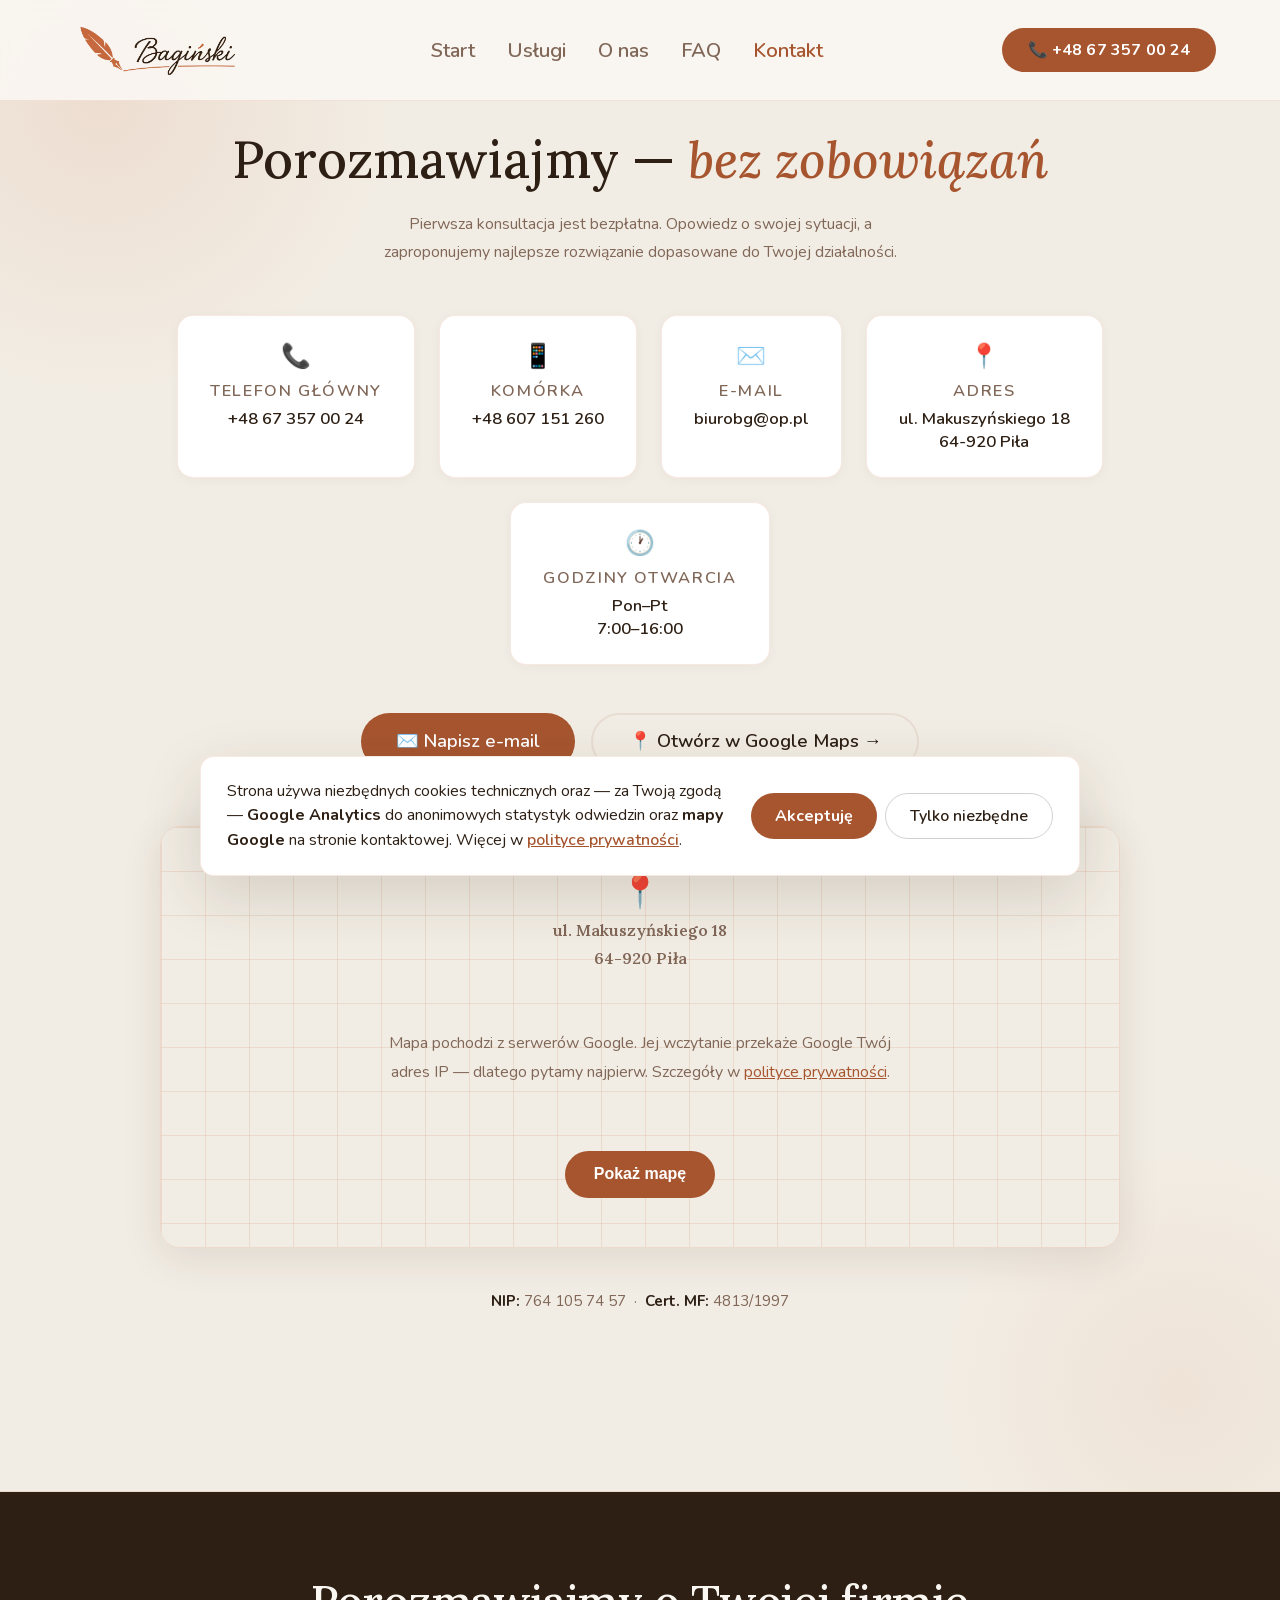
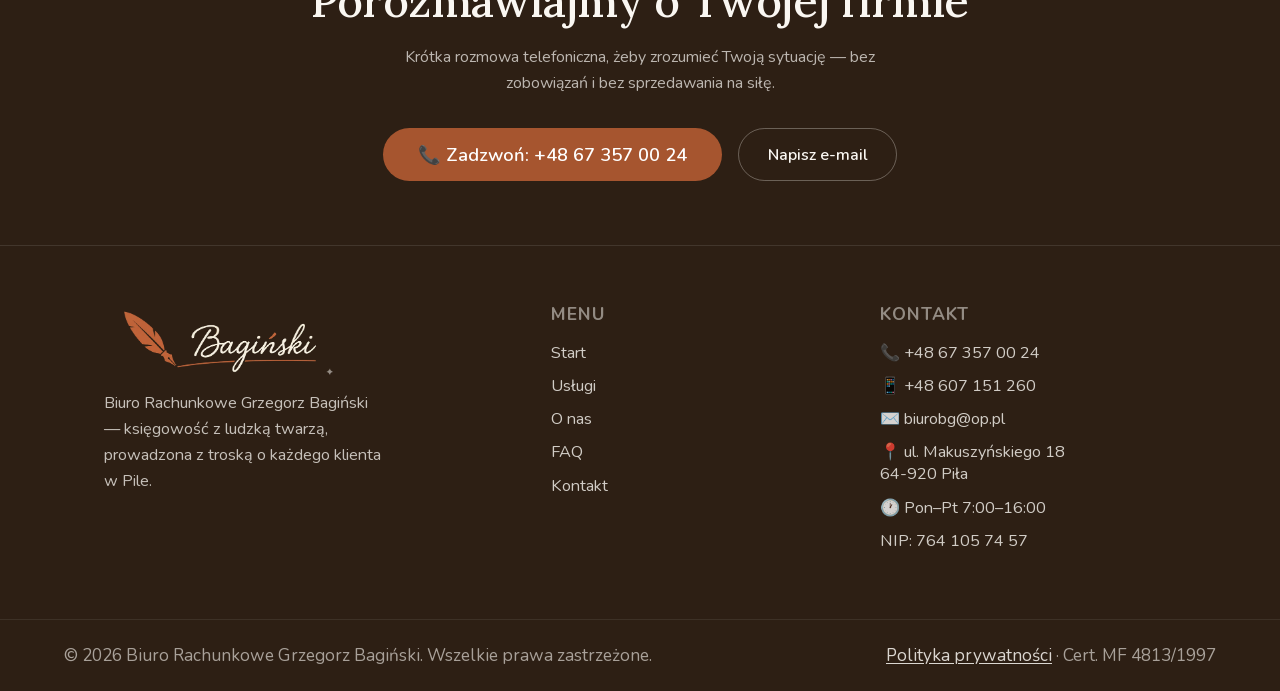
<file: kontakt.html>
<!DOCTYPE html>
<html lang="pl">
<head>
<meta charset="UTF-8">
<meta name="viewport" content="width=device-width, initial-scale=1.0">
<title>Kontakt — Biuro Rachunkowe Bagiński, Piła</title>
<noscript></noscript>
<link rel="icon" type="image/png" sizes="32x32" href="img/favicon-32.png">
<link rel="icon" type="image/png" sizes="16x16" href="img/favicon-16.png">
<link rel="apple-touch-icon" sizes="180x180" href="img/apple-touch-icon.png">
<link rel="shortcut icon" href="favicon.ico">
<link rel="stylesheet" href="styles.css?v=18">
<meta name="description" content="Biuro rachunkowe w Pile, ul. Makuszyńskiego 18. Tel. 67 357 00 24 lub 607 151 260, pon.–pt. 7:00–16:00. Pierwsza konsultacja bezpłatna.">
<meta name="robots" content="index, follow">
<meta name="theme-color" content="#C96B3F">
<link rel="canonical" href="https://biurorachunkowe-pila.pl/kontakt.html">

<meta property="og:title" content="Kontakt — Biuro Rachunkowe Bagiński, Piła">
<meta property="og:description" content="Biuro rachunkowe w Pile, ul. Makuszyńskiego 18. Tel. 67 357 00 24 lub 607 151 260, pon.–pt. 7:00–16:00. Pierwsza konsultacja bezpłatna.">
<meta property="og:site_name" content="Biuro Rachunkowe Grzegorz Bagiński">
<meta property="og:type" content="website">
<meta property="og:locale" content="pl_PL">
<meta property="og:url" content="https://biurorachunkowe-pila.pl/kontakt.html">


<meta property="og:image" content="https://biurorachunkowe-pila.pl/og-image.jpg">
<meta property="og:image:width" content="1200">
<meta property="og:image:height" content="630">
<meta property="og:image:alt" content="Biuro Rachunkowe Grzegorz Bagiński — Księgowość w Pile od 1997">
<meta name="twitter:card" content="summary_large_image">
<meta name="twitter:title" content="Kontakt — Biuro Rachunkowe Bagiński, Piła">
<meta name="twitter:description" content="Biuro rachunkowe w Pile, ul. Makuszyńskiego 18. Tel. 67 357 00 24 lub 607 151 260, pon.–pt. 7:00–16:00. Pierwsza konsultacja bezpłatna.">

<meta name="twitter:image" content="https://biurorachunkowe-pila.pl/og-image.jpg">
<script type="application/ld+json">
{
  "@context": "https://schema.org",
  "@type": "BreadcrumbList",
  "itemListElement": [
    {"@type": "ListItem", "position": 1, "name": "Strona główna", "item": "https://biurorachunkowe-pila.pl/"},
    {"@type": "ListItem", "position": 2, "name": "Kontakt", "item": "https://biurorachunkowe-pila.pl/kontakt.html"}
  ]
}
</script>

  <!-- Google Analytics 4 — RODO: skrypt Google wczytuje się DOPIERO po zgodzie.
       Bez zgody przeglądarka nie nawiązuje żadnego połączenia z serwerami Google. -->
  <script>
    window.dataLayer = window.dataLayer || [];
    function gtag(){dataLayer.push(arguments);}

    // Consent Mode v2 — domyślnie wszystko odmowa.
    gtag('consent', 'default', {
      'ad_storage': 'denied',
      'ad_user_data': 'denied',
      'ad_personalization': 'denied',
      'analytics_storage': 'denied'
    });

    gtag('js', new Date());
    gtag('config', 'G-RB6FRR4LMF', { 'anonymize_ip': true });

    // Dociąga gtag.js. Polecenia powyżej czekają w dataLayer i wykonają się
    // dopiero po wczytaniu — dlatego można je kolejkować przed pobraniem skryptu.
    window.wczytajGoogleAnalytics = function () {
      if (window.__gaWczytany) return;
      window.__gaWczytany = true;
      var s = document.createElement('script');
      s.async = true;
      s.src = 'https://www.googletagmanager.com/gtag/js?id=G-RB6FRR4LMF';
      document.head.appendChild(s);
    };

    // Zgoda z poprzedniej wizyty — wczytaj od razu, bez czekania na baner.
    try {
      if (localStorage.getItem('cookies-consent-v2') === 'accepted') {
        gtag('consent', 'update', {
          'analytics_storage': 'granted',
          'ad_storage': 'denied',
          'ad_user_data': 'denied',
          'ad_personalization': 'denied'
        });
        window.wczytajGoogleAnalytics();
      }
    } catch (e) { /* localStorage zablokowany — zostaje odmowa */ }
  </script>
</head>
<body>

<a href="#main-content" class="skip-link">Przejdź do treści</a>
<nav aria-label="Główna nawigacja">
  <a href="index.html" class="nav-logo" aria-label="Biuro Rachunkowe Grzegorz Bagiński — strona główna"><picture><source srcset="img/logo.webp" type="image/webp"><img src="img/logo.png?v=2" alt="Biuro Rachunkowe Grzegorz Bagiński" width="188" height="62"></picture></a>
  <ul class="nav-links" id="nav-links">
    <li><a href="index.html">Start</a></li>
    <li><a href="uslugi.html">Usługi</a></li>
    <li><a href="o-nas.html">O nas</a></li>
    <li><a href="faq.html">FAQ</a></li>
    <li><a href="kontakt.html" class="active" aria-current="page">Kontakt</a></li>
    <li class="nav-mobile-only"><a href="tel:+48673570024" class="nav-mobile-cta">📞 +48 67 357 00 24</a></li>
  </ul>
  <a href="tel:+48673570024" class="nav-cta">📞 +48 67 357 00 24</a>
  <button class="nav-toggle" type="button" aria-expanded="false" aria-controls="nav-links" aria-label="Otwórz menu">
    <span class="nav-toggle__bar"></span>
    <span class="nav-toggle__bar"></span>
    <span class="nav-toggle__bar"></span>
  </button>
</nav>
<main id="main-content">
<section class="contact" id="kontakt">
  <h1>Porozmawiajmy — <em>bez zobowiązań</em></h1>
  <p>Pierwsza konsultacja jest bezpłatna. Opowiedz o swojej sytuacji, a zaproponujemy najlepsze rozwiązanie dopasowane do Twojej działalności.</p>
  <div class="contact-cards">
    <a href="tel:+48673570024" class="contact-card" style="text-decoration:none;">
      <div class="contact-card-icon">📞</div>
      <div class="contact-card-label">Telefon główny</div>
      <div class="contact-card-value">+48 67 357 00 24</div>
    </a>
    <a href="tel:+48607151260" class="contact-card" style="text-decoration:none;">
      <div class="contact-card-icon">📱</div>
      <div class="contact-card-label">Komórka</div>
      <div class="contact-card-value">+48 607 151 260</div>
    </a>
    <a href="mailto:biurobg@op.pl" class="contact-card" style="text-decoration:none;">
      <div class="contact-card-icon">✉️</div>
      <div class="contact-card-label">E-mail</div>
      <div class="contact-card-value">biurobg@op.pl</div>
    </a>
    <div class="contact-card">
      <div class="contact-card-icon">📍</div>
      <div class="contact-card-label">Adres</div>
      <div class="contact-card-value">ul. Makuszyńskiego 18<br>64-920 Piła</div>
    </div>
    <div class="contact-card">
      <div class="contact-card-icon">🕐</div>
      <div class="contact-card-label">Godziny otwarcia</div>
      <div class="contact-card-value">Pon–Pt<br>7:00–16:00</div>
    </div>
  </div>
  <div style="display:flex; gap:1rem; justify-content:center; flex-wrap:wrap; position:relative; z-index:1;">
    <a href="mailto:biurobg@op.pl" class="btn-terra">✉️ Napisz e-mail</a>
    <a href="https://www.google.com/maps/search/?api=1&query=Biuro+Rachunkowe+Grzegorz+Bagi%C5%84ski,+ul.+Kornela+Makuszy%C5%84skiego+18,+64-920+Pi%C5%82a" target="_blank" rel="noopener noreferrer" class="btn-outline">📍 Otwórz w Google Maps →</a>
  </div>

  <!-- Mapa Google z pinezką lokalizacji biura -->
  <div class="contact-map" data-map-consent>
    <iframe
      data-src="https://www.google.com/maps?q=Biuro+Rachunkowe+Grzegorz+Bagi%C5%84ski,+ul.+Kornela+Makuszy%C5%84skiego+18,+64-920+Pi%C5%82a&t=&z=17&ie=UTF8&iwloc=B&output=embed"
      loading="lazy"
      referrerpolicy="no-referrer-when-downgrade"
      title="Mapa: Biuro Rachunkowe Grzegorz Bagiński, ul. Makuszyńskiego 18, 64-920 Piła"
      allowfullscreen></iframe>
    <div class="map-consent">
      <span class="map-consent__pin" aria-hidden="true">📍</span>
      <p class="map-consent__address">ul. Makuszyńskiego 18<br>64-920 Piła</p>
      <p class="map-consent__note">Mapa pochodzi z serwerów Google. Jej wczytanie przekaże Google Twój adres IP — dlatego pytamy najpierw. Szczegóły w <a href="polityka-prywatnosci.html">polityce prywatności</a>.</p>
      <button type="button" class="map-consent__btn" data-map-action="load">Pokaż mapę</button>
    </div>
  </div>

  <p style="margin-top:2.5rem; font-size:0.95rem; color:var(--muted); position:relative; z-index:1;"><strong style="color:var(--brown);">NIP:</strong> 764 105 74 57 &nbsp;·&nbsp; <strong style="color:var(--brown);">Cert. MF:</strong> 4813/1997</p>
</section>
</main>

<footer>
  <div class="footer-cta">
    <h2>Porozmawiajmy o Twojej firmie</h2>
    <p>Krótka rozmowa telefoniczna, żeby zrozumieć Twoją sytuację — bez zobowiązań i bez sprzedawania na siłę.</p>
    <div class="footer-cta-btns">
      <a href="tel:+48673570024" class="btn-terra">📞 Zadzwoń: +48 67 357 00 24</a>
      <a href="mailto:biurobg@op.pl" class="btn-outline-light">Napisz e-mail</a>
    </div>
  </div>
  <div class="footer-columns">
    <div class="footer-col">
      <a href="index.html" class="footer-logo" aria-label="Biuro Rachunkowe Grzegorz Bagiński — strona główna"><picture><source srcset="img/logo-dark.webp" type="image/webp"><img src="img/logo-dark.png?v=2" alt="Biuro Rachunkowe Grzegorz Bagiński" width="233" height="77"></picture></a>
      <p>Biuro Rachunkowe Grzegorz Bagiński — księgowość z ludzką twarzą, prowadzona z troską o każdego klienta w Pile.</p>
    </div>
    <div class="footer-col">
      <h3 class="h4">Menu</h3>
      <a href="index.html">Start</a>
      <a href="uslugi.html">Usługi</a>
      <a href="o-nas.html">O nas</a>
      <a href="faq.html">FAQ</a>
      <a href="kontakt.html">Kontakt</a>
    </div>
    <div class="footer-col">
      <h3 class="h4">Kontakt</h3>
      <span>📞 <a href="tel:+48673570024">+48 67 357 00 24</a></span>
      <span>📱 <a href="tel:+48607151260">+48 607 151 260</a></span>
      <span>✉️ <a href="mailto:biurobg@op.pl">biurobg@op.pl</a></span>
      <span>📍 ul. Makuszyńskiego 18<br>64-920 Piła</span>
      <span>🕐 Pon–Pt 7:00–16:00</span>
      <span>NIP: 764 105 74 57</span>
    </div>
  </div>
  <div class="footer-bottom">
    <p>© 2026 Biuro Rachunkowe Grzegorz Bagiński. Wszelkie prawa zastrzeżone.</p>
    <p><a href="polityka-prywatnosci.html">Polityka prywatności</a> · Cert. MF 4813/1997</p>
  </div>
</footer>

<div class="cookie-banner" role="dialog" aria-label="Informacja o ciasteczkach">
  <p>Strona używa niezbędnych cookies technicznych oraz — za Twoją zgodą — <strong>Google Analytics</strong> do anonimowych statystyk odwiedzin oraz <strong>mapy Google</strong> na stronie kontaktowej. Więcej w <a href="polityka-prywatnosci.html">polityce prywatności</a>.</p>
  <div class="cookie-banner__actions">
    <button class="cookie-banner__btn cookie-banner__btn--accept" type="button" data-cookie-action="accept">Akceptuję</button>
    <button class="cookie-banner__btn cookie-banner__btn--reject" type="button" data-cookie-action="reject">Tylko niezbędne</button>
  </div>
</div>

<script src="script.js?v=8"></script>
</body>
</html>
</file>
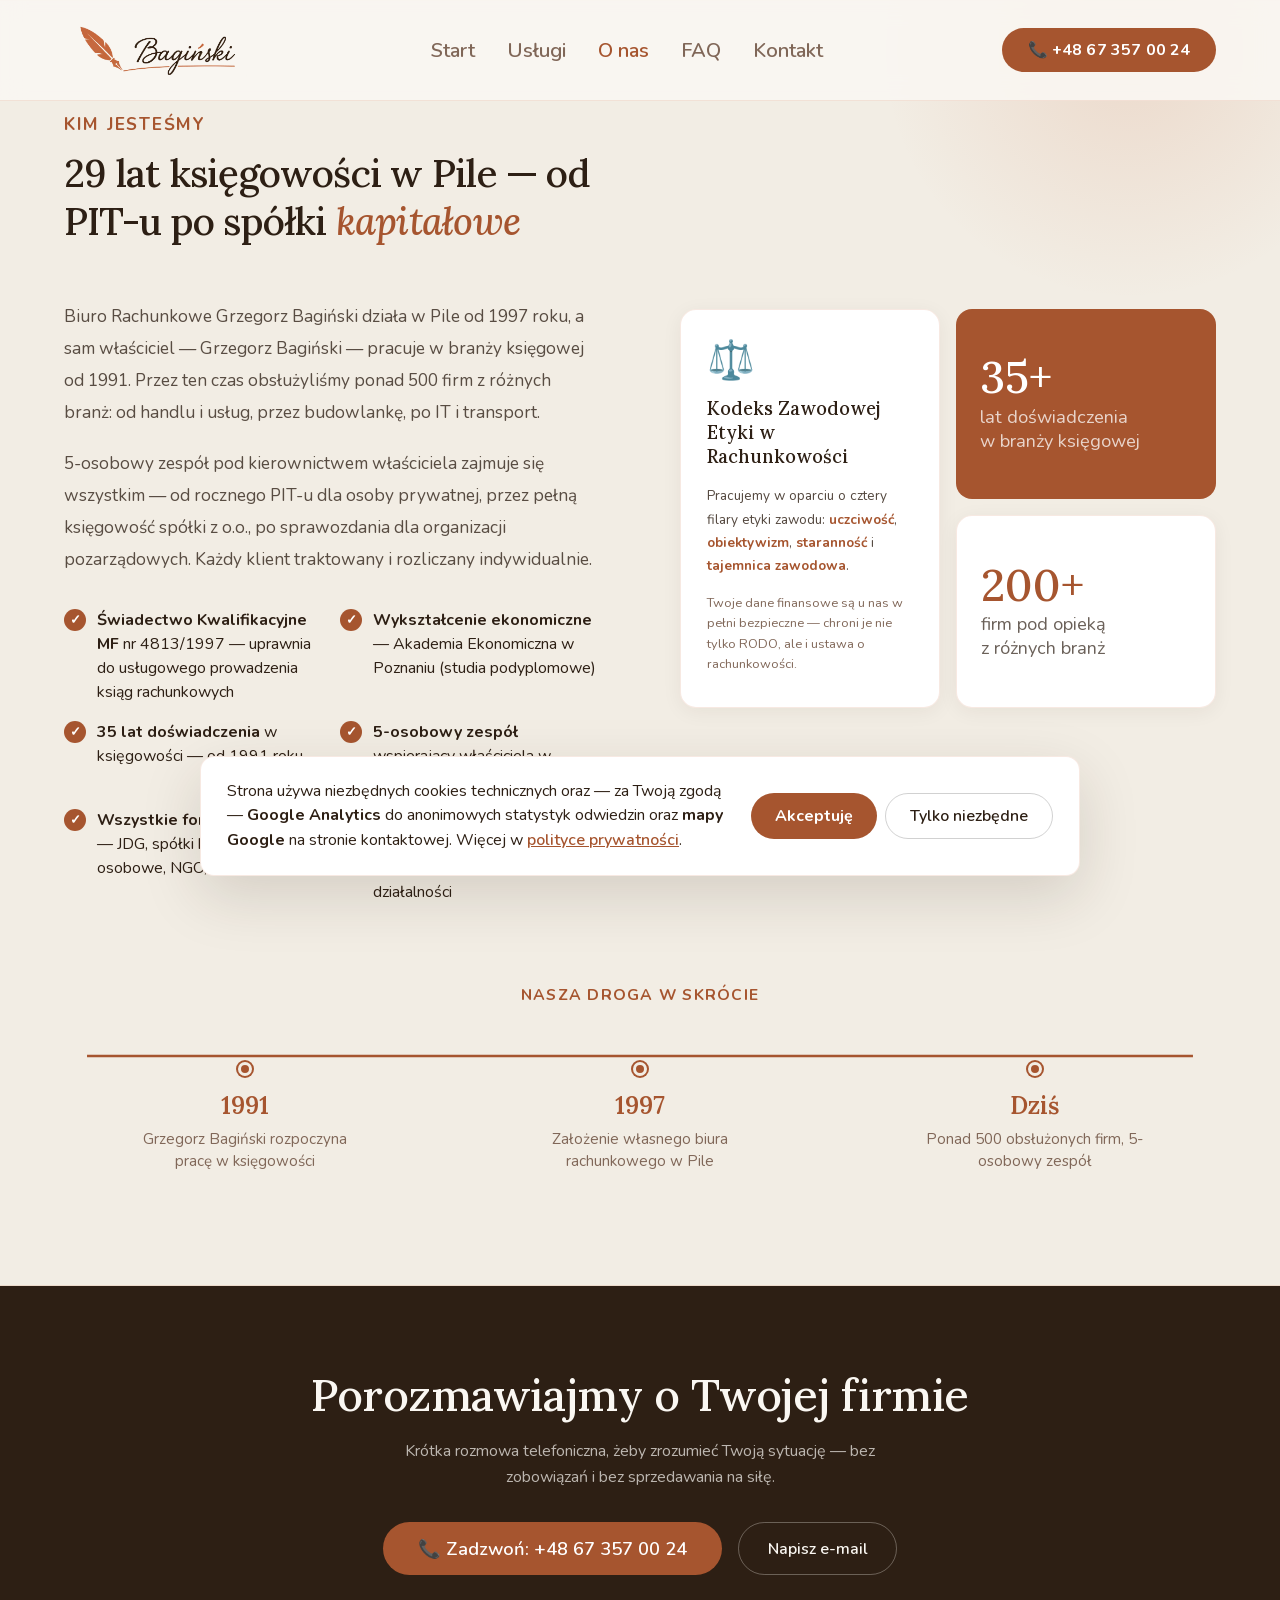
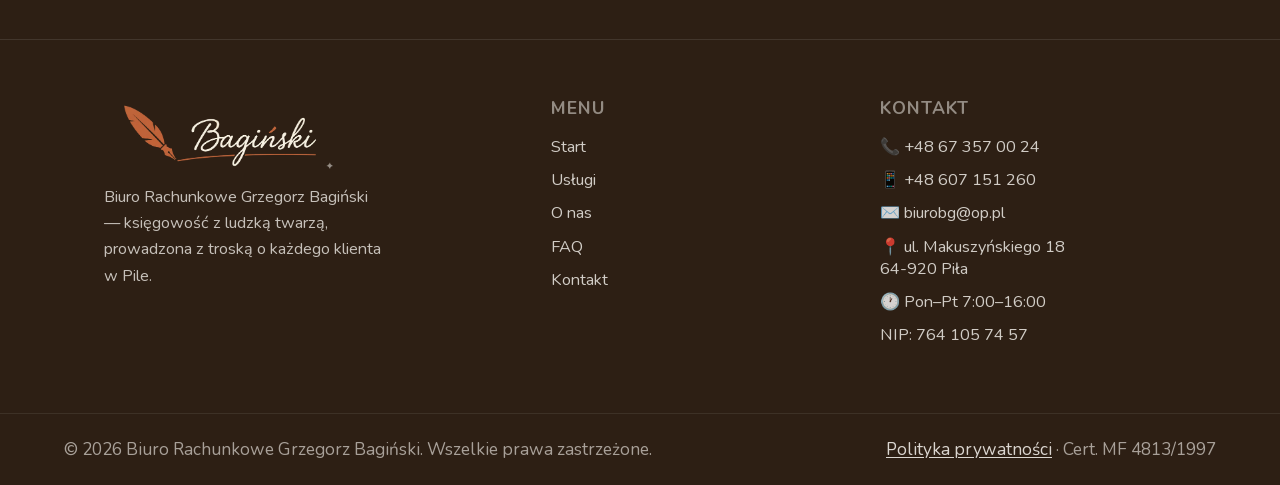
<file: o-nas.html>
<!DOCTYPE html>
<html lang="pl">
<head>
<meta charset="UTF-8">
<meta name="viewport" content="width=device-width, initial-scale=1.0">
<title>O nas — 29 lat księgowości w Pile | Biuro Bagiński</title>
<noscript></noscript>
<link rel="icon" type="image/png" sizes="32x32" href="img/favicon-32.png">
<link rel="icon" type="image/png" sizes="16x16" href="img/favicon-16.png">
<link rel="apple-touch-icon" sizes="180x180" href="img/apple-touch-icon.png">
<link rel="shortcut icon" href="favicon.ico">
<link rel="stylesheet" href="styles.css?v=18">
<meta name="description" content="Biuro Rachunkowe Grzegorz Bagiński działa w Pile od 1997 roku. Certyfikat MF 4813/1997, 5-osobowy zespół, ponad 500 obsłużonych firm.">
<meta name="robots" content="index, follow">
<meta name="theme-color" content="#C96B3F">
<link rel="canonical" href="https://biurorachunkowe-pila.pl/o-nas.html">

<meta property="og:title" content="O nas — 29 lat księgowości w Pile | Biuro Bagiński">
<meta property="og:description" content="Biuro Rachunkowe Grzegorz Bagiński działa w Pile od 1997 roku. Certyfikat MF 4813/1997, 5-osobowy zespół, ponad 500 obsłużonych firm.">
<meta property="og:site_name" content="Biuro Rachunkowe Grzegorz Bagiński">
<meta property="og:type" content="website">
<meta property="og:locale" content="pl_PL">
<meta property="og:url" content="https://biurorachunkowe-pila.pl/o-nas.html">


<meta property="og:image" content="https://biurorachunkowe-pila.pl/og-image.jpg">
<meta property="og:image:width" content="1200">
<meta property="og:image:height" content="630">
<meta property="og:image:alt" content="Biuro Rachunkowe Grzegorz Bagiński — Księgowość w Pile od 1997">
<meta name="twitter:card" content="summary_large_image">
<meta name="twitter:title" content="O nas — 29 lat księgowości w Pile | Biuro Bagiński">
<meta name="twitter:description" content="Biuro Rachunkowe Grzegorz Bagiński działa w Pile od 1997 roku. Certyfikat MF 4813/1997, 5-osobowy zespół, ponad 500 obsłużonych firm.">

<meta name="twitter:image" content="https://biurorachunkowe-pila.pl/og-image.jpg">
<script type="application/ld+json">
{
  "@context": "https://schema.org",
  "@type": "BreadcrumbList",
  "itemListElement": [
    {"@type": "ListItem", "position": 1, "name": "Strona główna", "item": "https://biurorachunkowe-pila.pl/"},
    {"@type": "ListItem", "position": 2, "name": "O nas", "item": "https://biurorachunkowe-pila.pl/o-nas.html"}
  ]
}
</script>

  <!-- Google Analytics 4 — RODO: skrypt Google wczytuje się DOPIERO po zgodzie.
       Bez zgody przeglądarka nie nawiązuje żadnego połączenia z serwerami Google. -->
  <script>
    window.dataLayer = window.dataLayer || [];
    function gtag(){dataLayer.push(arguments);}

    // Consent Mode v2 — domyślnie wszystko odmowa.
    gtag('consent', 'default', {
      'ad_storage': 'denied',
      'ad_user_data': 'denied',
      'ad_personalization': 'denied',
      'analytics_storage': 'denied'
    });

    gtag('js', new Date());
    gtag('config', 'G-RB6FRR4LMF', { 'anonymize_ip': true });

    // Dociąga gtag.js. Polecenia powyżej czekają w dataLayer i wykonają się
    // dopiero po wczytaniu — dlatego można je kolejkować przed pobraniem skryptu.
    window.wczytajGoogleAnalytics = function () {
      if (window.__gaWczytany) return;
      window.__gaWczytany = true;
      var s = document.createElement('script');
      s.async = true;
      s.src = 'https://www.googletagmanager.com/gtag/js?id=G-RB6FRR4LMF';
      document.head.appendChild(s);
    };

    // Zgoda z poprzedniej wizyty — wczytaj od razu, bez czekania na baner.
    try {
      if (localStorage.getItem('cookies-consent-v2') === 'accepted') {
        gtag('consent', 'update', {
          'analytics_storage': 'granted',
          'ad_storage': 'denied',
          'ad_user_data': 'denied',
          'ad_personalization': 'denied'
        });
        window.wczytajGoogleAnalytics();
      }
    } catch (e) { /* localStorage zablokowany — zostaje odmowa */ }
  </script>
</head>
<body>

<a href="#main-content" class="skip-link">Przejdź do treści</a>
<nav aria-label="Główna nawigacja">
  <a href="index.html" class="nav-logo" aria-label="Biuro Rachunkowe Grzegorz Bagiński — strona główna"><picture><source srcset="img/logo.webp" type="image/webp"><img src="img/logo.png?v=2" alt="Biuro Rachunkowe Grzegorz Bagiński" width="188" height="62"></picture></a>
  <ul class="nav-links" id="nav-links">
    <li><a href="index.html">Start</a></li>
    <li><a href="uslugi.html">Usługi</a></li>
    <li><a href="o-nas.html" class="active" aria-current="page">O nas</a></li>
    <li><a href="faq.html">FAQ</a></li>
    <li><a href="kontakt.html">Kontakt</a></li>
    <li class="nav-mobile-only"><a href="tel:+48673570024" class="nav-mobile-cta">📞 +48 67 357 00 24</a></li>
  </ul>
  <a href="tel:+48673570024" class="nav-cta">📞 +48 67 357 00 24</a>
  <button class="nav-toggle" type="button" aria-expanded="false" aria-controls="nav-links" aria-label="Otwórz menu">
    <span class="nav-toggle__bar"></span>
    <span class="nav-toggle__bar"></span>
    <span class="nav-toggle__bar"></span>
  </button>
</nav>
<main id="main-content">
<section class="about" id="o-nas">
  <div class="about-layout">
    <div class="about-text">
      <div class="section-eyebrow about-reveal-1">Kim jesteśmy</div>
      <h1 class="section-title about-reveal-2">29 lat księgowości w Pile — od PIT-u po spółki <em>kapitałowe</em></h1>
      <p class="about-reveal-3">Biuro Rachunkowe Grzegorz Bagiński działa w Pile od 1997 roku, a sam właściciel — Grzegorz Bagiński — pracuje w branży księgowej od 1991. Przez ten czas obsłużyliśmy ponad 500 firm z różnych branż: od handlu i usług, przez budowlankę, po IT i transport.</p>
      <p class="about-reveal-4">5-osobowy zespół pod kierownictwem właściciela zajmuje się wszystkim — od rocznego PIT-u dla osoby prywatnej, przez pełną księgowość spółki z o.o., po sprawozdania dla organizacji pozarządowych. Każdy klient traktowany i rozliczany indywidualnie.</p>
      <div class="about-features">
        <div class="about-feature">
          <div class="about-feature-check">✓</div>
          <span><strong>Świadectwo Kwalifikacyjne MF</strong> nr 4813/1997 — uprawnia do usługowego prowadzenia ksiąg rachunkowych</span>
        </div>
        <div class="about-feature">
          <div class="about-feature-check">✓</div>
          <span><strong>Wykształcenie ekonomiczne</strong> — Akademia Ekonomiczna w Poznaniu (studia podyplomowe)</span>
        </div>
        <div class="about-feature">
          <div class="about-feature-check">✓</div>
          <span><strong>35 lat doświadczenia</strong> w księgowości — od 1991 roku</span>
        </div>
        <div class="about-feature">
          <div class="about-feature-check">✓</div>
          <span><strong>5-osobowy zespół</strong> wspierający właściciela w codziennej obsłudze klientów</span>
        </div>
        <div class="about-feature">
          <div class="about-feature-check">✓</div>
          <span><strong>Wszystkie formy działalności</strong> — JDG, spółki kapitałowe i osobowe, NGO, osoby fizyczne</span>
        </div>
        <div class="about-feature">
          <div class="about-feature-check">✓</div>
          <span><strong>Wycena indywidualna</strong> — bez sztywnych pakietów, dopasowana do skali Twojej działalności</span>
        </div>
      </div>
    </div>
    <div class="about-image-grid">
      <div class="about-img tall" style="background:white; border:1px solid var(--warm-border); padding:2rem 1.6rem; display:flex; flex-direction:column; justify-content:center; gap:1rem; aspect-ratio:auto; box-shadow:0 4px 20px rgba(45,31,20,0.06);">
        <div class="about-ethics-icon" style="font-size:2.4rem; line-height:1;">⚖️</div>
        <h2 class="h3" style="font-family:'Lora',serif; font-size:1.15rem; font-weight:500; color:var(--brown); margin:0;">Kodeks Zawodowej Etyki w Rachunkowości</h2>
        <p style="font-size:0.85rem; color:rgba(45,31,20,0.82); line-height:1.7; margin:0;">Pracujemy w oparciu o cztery filary etyki zawodu: <strong style="color:var(--terra);">uczciwość</strong>, <strong style="color:var(--terra);">obiektywizm</strong>, <strong style="color:var(--terra);">staranność</strong> i <strong style="color:var(--terra);">tajemnica zawodowa</strong>.</p>
        <p style="font-size:0.8rem; color:var(--muted); line-height:1.6; margin:0;">Twoje dane finansowe są u nas w pełni bezpieczne — chroni je nie tylko RODO, ale i ustawa o rachunkowości.</p>
      </div>
      <div class="about-img-stat">
        <div class="num" data-count="35" data-suffix="+">35+</div>
        <div class="lbl">lat doświadczenia<br>w branży księgowej</div>
      </div>
      <div class="about-img-stat" style="background:white; border:1px solid var(--warm-border); box-shadow:0 4px 20px rgba(45,31,20,0.06);">
        <div class="num" style="color:var(--terra);" data-count="200" data-suffix="+">200+</div>
        <div class="lbl" style="color:var(--brown); opacity:0.7;">firm pod opieką<br>z różnych branż</div>
      </div>
    </div>
  </div>

  <div class="about-timeline reveal">
    <p class="about-timeline__title">Nasza droga w skrócie</p>
    <svg class="about-timeline__line" viewBox="0 0 1000 24" preserveAspectRatio="none" aria-hidden="true" focusable="false">
      <line x1="20" y1="12" x2="980" y2="12" stroke="var(--warm-border)" stroke-width="2"/>
      <line class="about-timeline__progress" x1="20" y1="12" x2="980" y2="12" stroke="var(--terra)" stroke-width="2.5" stroke-dasharray="960" stroke-dashoffset="960"/>
    </svg>
    <div class="about-timeline__points">
      <div class="about-timeline__point">
        <span class="about-timeline__dot" aria-hidden="true"></span>
        <span class="about-timeline__year">1991</span>
        <p class="about-timeline__label">Grzegorz Bagiński rozpoczyna pracę w księgowości</p>
      </div>
      <div class="about-timeline__point">
        <span class="about-timeline__dot" aria-hidden="true"></span>
        <span class="about-timeline__year">1997</span>
        <p class="about-timeline__label">Założenie własnego biura rachunkowego w Pile</p>
      </div>
      <div class="about-timeline__point">
        <span class="about-timeline__dot" aria-hidden="true"></span>
        <span class="about-timeline__year">Dziś</span>
        <p class="about-timeline__label">Ponad 500 obsłużonych firm, 5-osobowy zespół</p>
      </div>
    </div>
  </div>
</section>
</main>

<footer>
  <div class="footer-cta">
    <h2>Porozmawiajmy o Twojej firmie</h2>
    <p>Krótka rozmowa telefoniczna, żeby zrozumieć Twoją sytuację — bez zobowiązań i bez sprzedawania na siłę.</p>
    <div class="footer-cta-btns">
      <a href="tel:+48673570024" class="btn-terra">📞 Zadzwoń: +48 67 357 00 24</a>
      <a href="mailto:biurobg@op.pl" class="btn-outline-light">Napisz e-mail</a>
    </div>
  </div>
  <div class="footer-columns">
    <div class="footer-col">
      <a href="index.html" class="footer-logo" aria-label="Biuro Rachunkowe Grzegorz Bagiński — strona główna"><picture><source srcset="img/logo-dark.webp" type="image/webp"><img src="img/logo-dark.png?v=2" alt="Biuro Rachunkowe Grzegorz Bagiński" width="233" height="77"></picture></a>
      <p>Biuro Rachunkowe Grzegorz Bagiński — księgowość z ludzką twarzą, prowadzona z troską o każdego klienta w Pile.</p>
    </div>
    <div class="footer-col">
      <h3 class="h4">Menu</h3>
      <a href="index.html">Start</a>
      <a href="uslugi.html">Usługi</a>
      <a href="o-nas.html">O nas</a>
      <a href="faq.html">FAQ</a>
      <a href="kontakt.html">Kontakt</a>
    </div>
    <div class="footer-col">
      <h3 class="h4">Kontakt</h3>
      <span>📞 <a href="tel:+48673570024">+48 67 357 00 24</a></span>
      <span>📱 <a href="tel:+48607151260">+48 607 151 260</a></span>
      <span>✉️ <a href="mailto:biurobg@op.pl">biurobg@op.pl</a></span>
      <span>📍 ul. Makuszyńskiego 18<br>64-920 Piła</span>
      <span>🕐 Pon–Pt 7:00–16:00</span>
      <span>NIP: 764 105 74 57</span>
    </div>
  </div>
  <div class="footer-bottom">
    <p>© 2026 Biuro Rachunkowe Grzegorz Bagiński. Wszelkie prawa zastrzeżone.</p>
    <p><a href="polityka-prywatnosci.html">Polityka prywatności</a> · Cert. MF 4813/1997</p>
  </div>
</footer>

<div class="cookie-banner" role="dialog" aria-label="Informacja o ciasteczkach">
  <p>Strona używa niezbędnych cookies technicznych oraz — za Twoją zgodą — <strong>Google Analytics</strong> do anonimowych statystyk odwiedzin oraz <strong>mapy Google</strong> na stronie kontaktowej. Więcej w <a href="polityka-prywatnosci.html">polityce prywatności</a>.</p>
  <div class="cookie-banner__actions">
    <button class="cookie-banner__btn cookie-banner__btn--accept" type="button" data-cookie-action="accept">Akceptuję</button>
    <button class="cookie-banner__btn cookie-banner__btn--reject" type="button" data-cookie-action="reject">Tylko niezbędne</button>
  </div>
</div>

<script src="script.js?v=8"></script>
</body>
</html>
</file>
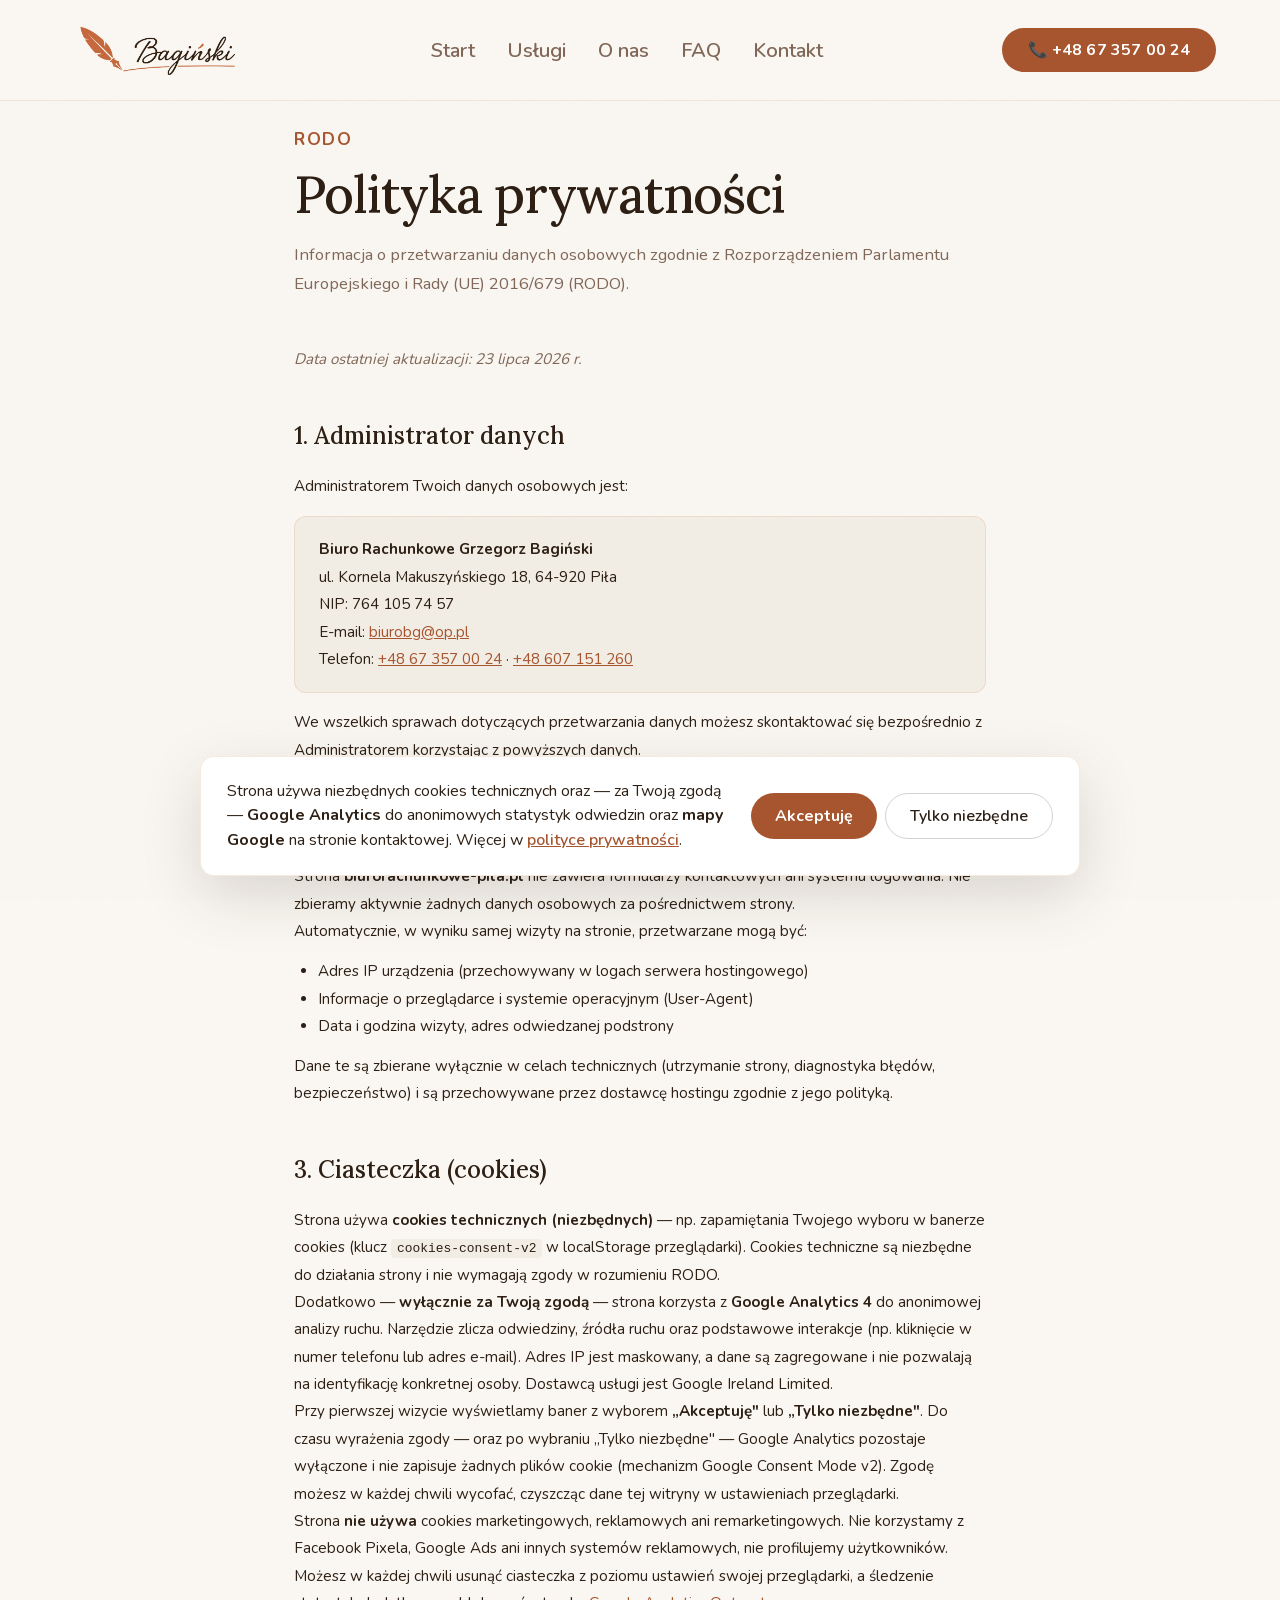
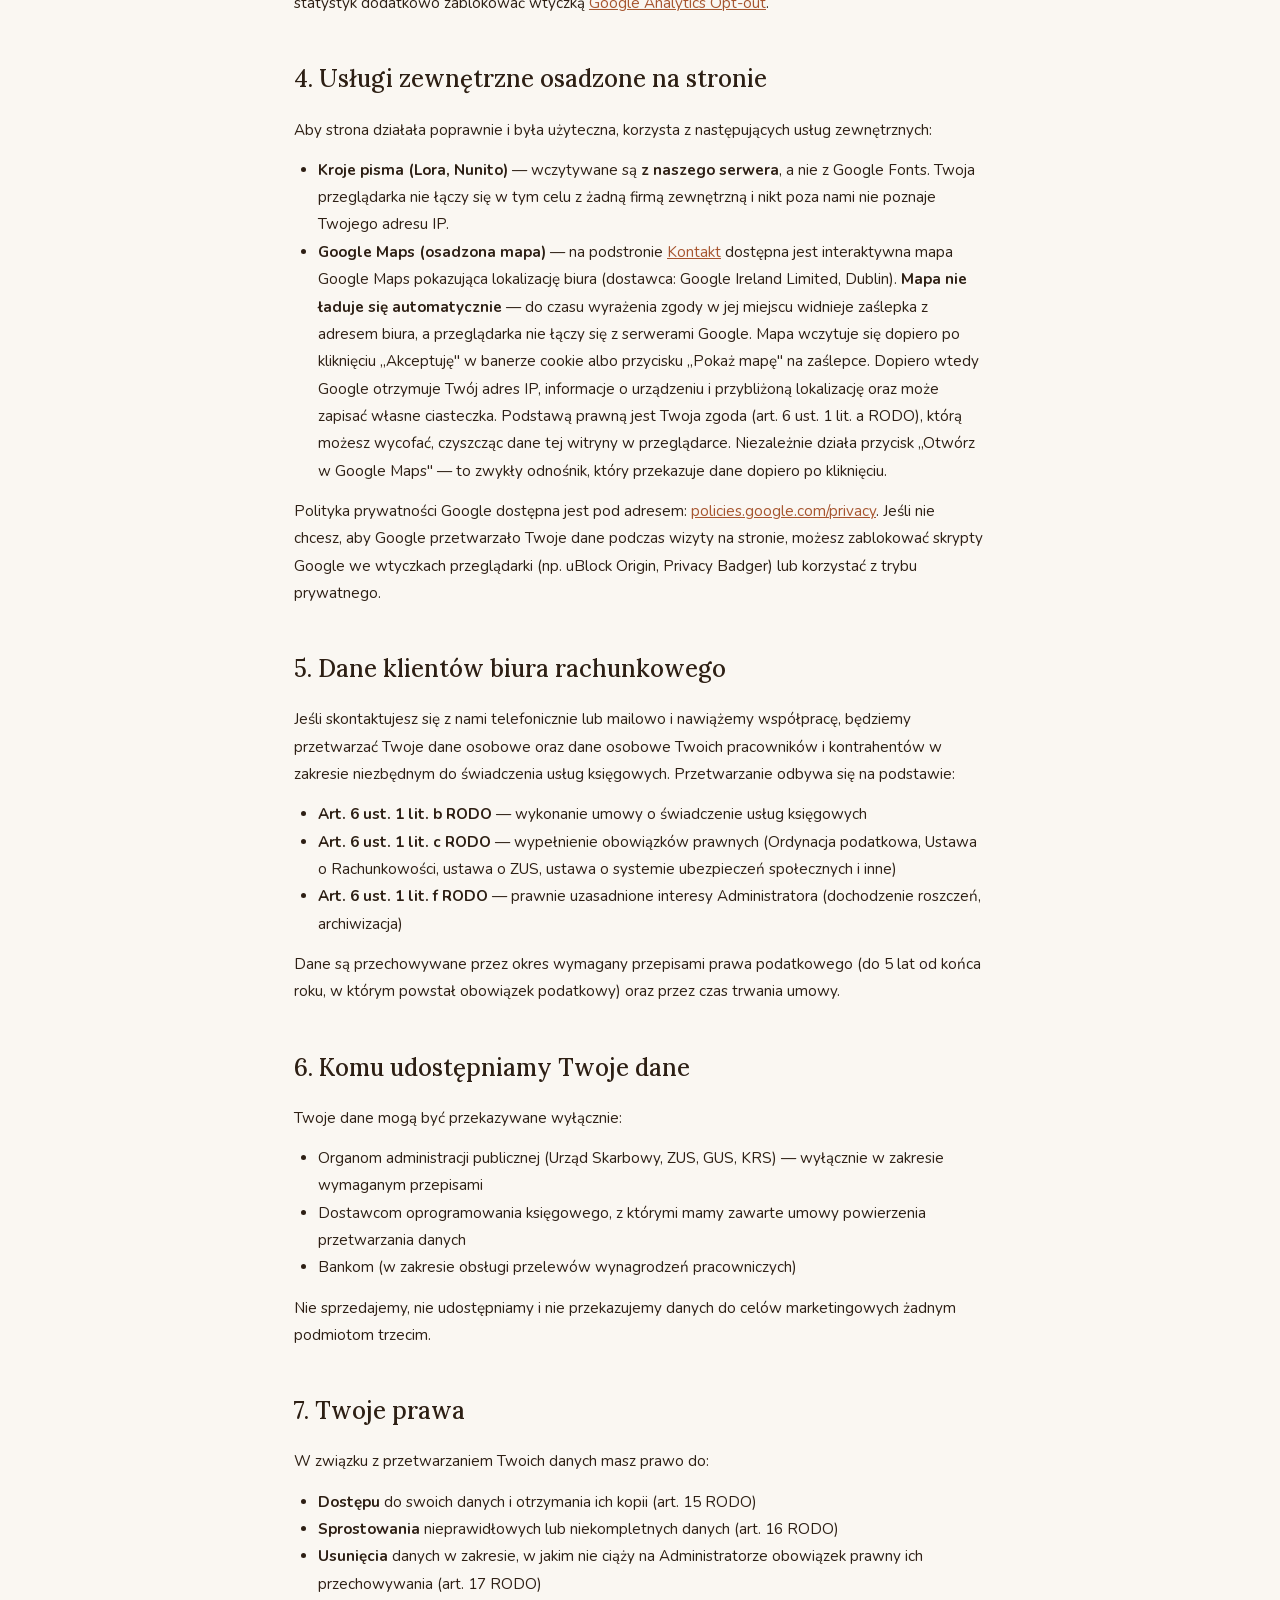
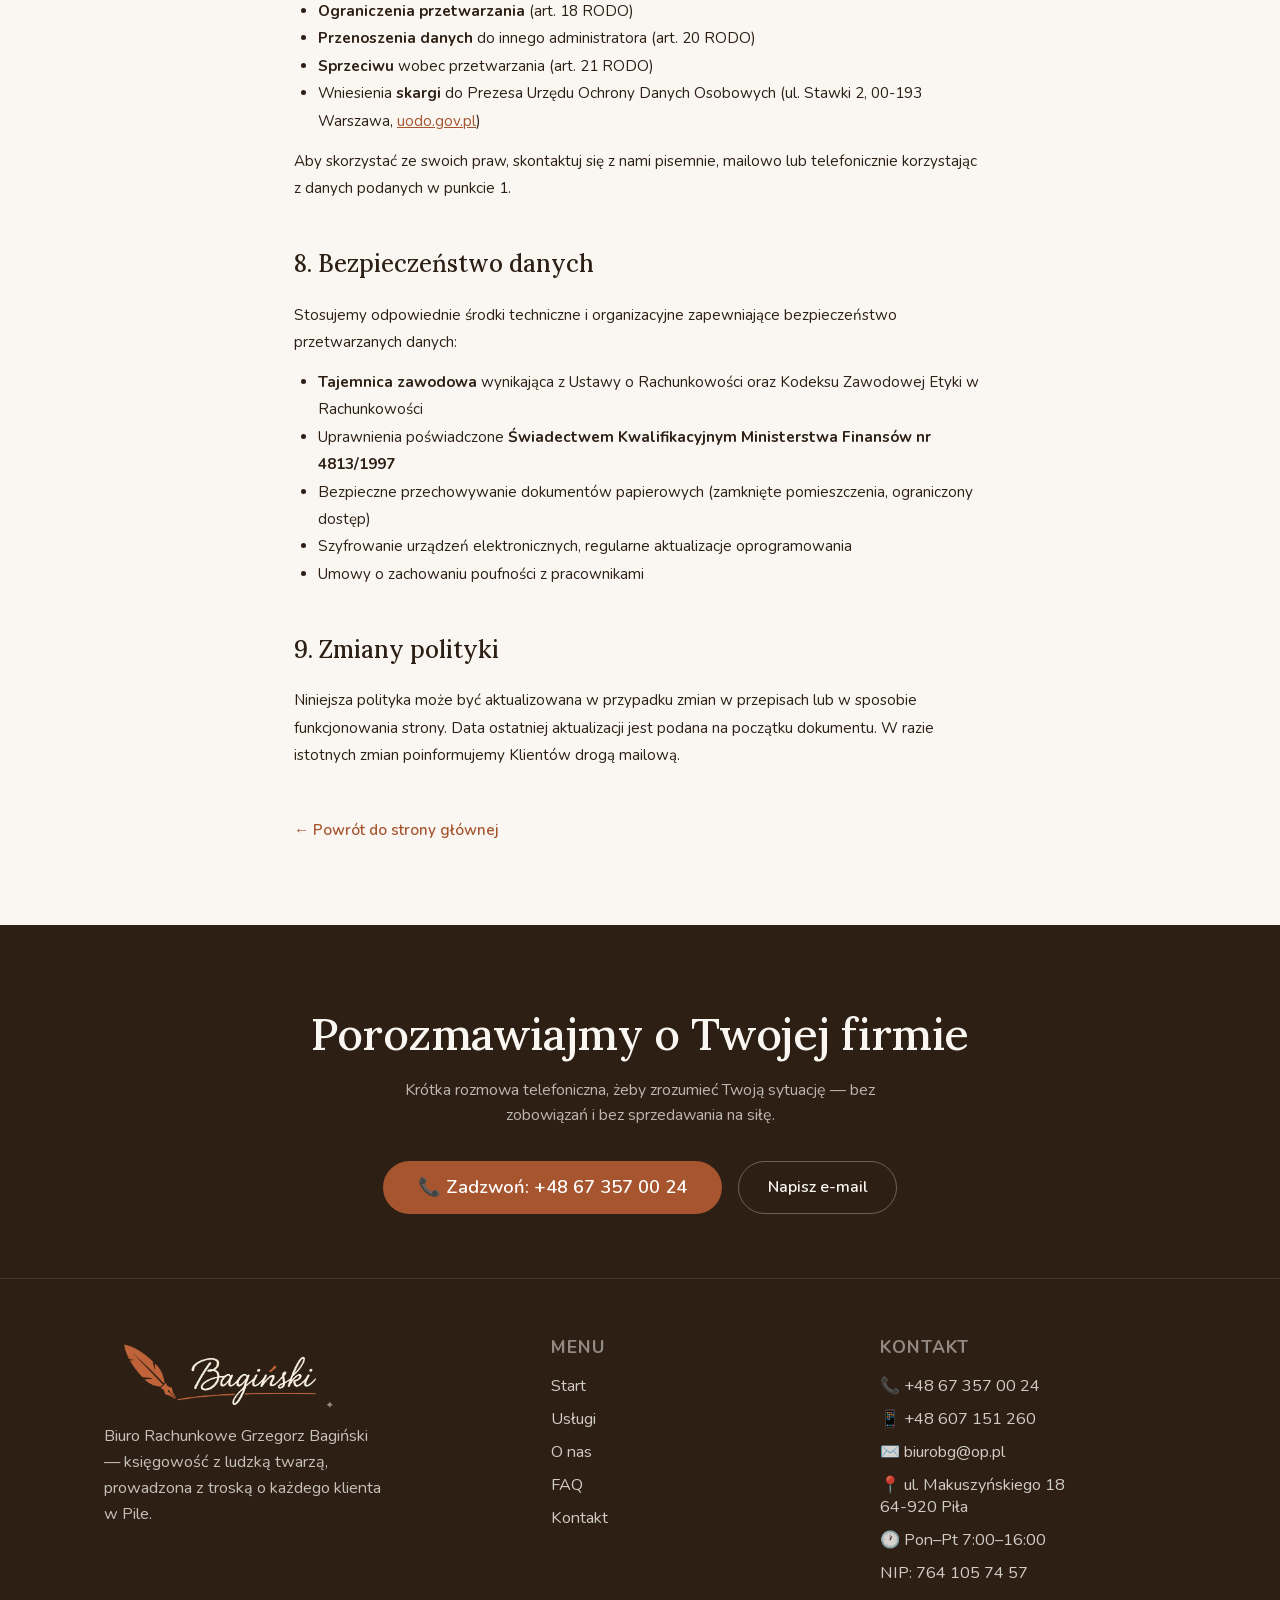
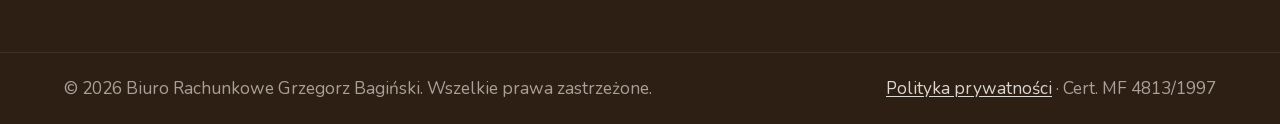
<file: polityka-prywatnosci.html>
<!DOCTYPE html>
<html lang="pl">
<head>
<meta charset="UTF-8">
<meta name="viewport" content="width=device-width, initial-scale=1.0">
<title>Polityka prywatności | Biuro Rachunkowe Grzegorz Bagiński</title>
<meta name="description" content="Polityka prywatności i informacje o przetwarzaniu danych osobowych zgodnie z RODO. Biuro Rachunkowe Grzegorz Bagiński, Piła.">
<meta name="robots" content="noindex, follow">
<meta name="theme-color" content="#C96B3F">
<noscript></noscript>
<link rel="icon" type="image/png" sizes="32x32" href="img/favicon-32.png">
<link rel="icon" type="image/png" sizes="16x16" href="img/favicon-16.png">
<link rel="apple-touch-icon" sizes="180x180" href="img/apple-touch-icon.png">
<link rel="shortcut icon" href="favicon.ico">
<link rel="stylesheet" href="styles.css?v=18">

  <!-- Google Analytics 4 — RODO: skrypt Google wczytuje się DOPIERO po zgodzie.
       Bez zgody przeglądarka nie nawiązuje żadnego połączenia z serwerami Google. -->
  <script>
    window.dataLayer = window.dataLayer || [];
    function gtag(){dataLayer.push(arguments);}

    // Consent Mode v2 — domyślnie wszystko odmowa.
    gtag('consent', 'default', {
      'ad_storage': 'denied',
      'ad_user_data': 'denied',
      'ad_personalization': 'denied',
      'analytics_storage': 'denied'
    });

    gtag('js', new Date());
    gtag('config', 'G-RB6FRR4LMF', { 'anonymize_ip': true });

    // Dociąga gtag.js. Polecenia powyżej czekają w dataLayer i wykonają się
    // dopiero po wczytaniu — dlatego można je kolejkować przed pobraniem skryptu.
    window.wczytajGoogleAnalytics = function () {
      if (window.__gaWczytany) return;
      window.__gaWczytany = true;
      var s = document.createElement('script');
      s.async = true;
      s.src = 'https://www.googletagmanager.com/gtag/js?id=G-RB6FRR4LMF';
      document.head.appendChild(s);
    };

    // Zgoda z poprzedniej wizyty — wczytaj od razu, bez czekania na baner.
    try {
      if (localStorage.getItem('cookies-consent-v2') === 'accepted') {
        gtag('consent', 'update', {
          'analytics_storage': 'granted',
          'ad_storage': 'denied',
          'ad_user_data': 'denied',
          'ad_personalization': 'denied'
        });
        window.wczytajGoogleAnalytics();
      }
    } catch (e) { /* localStorage zablokowany — zostaje odmowa */ }
  </script>
</head>
<body>

<a href="#main-content" class="skip-link">Przejdź do treści</a>
<nav aria-label="Główna nawigacja">
  <a href="index.html" class="nav-logo" aria-label="Biuro Rachunkowe Grzegorz Bagiński — strona główna"><picture><source srcset="img/logo.webp" type="image/webp"><img src="img/logo.png?v=2" alt="Biuro Rachunkowe Grzegorz Bagiński" width="188" height="62"></picture></a>
  <ul class="nav-links" id="nav-links">
    <li><a href="index.html">Start</a></li>
    <li><a href="uslugi.html">Usługi</a></li>
    <li><a href="o-nas.html">O nas</a></li>
    <li><a href="faq.html">FAQ</a></li>
    <li><a href="kontakt.html">Kontakt</a></li>
    <li class="nav-mobile-only"><a href="tel:+48673570024" class="nav-mobile-cta">📞 +48 67 357 00 24</a></li>
  </ul>
  <a href="tel:+48673570024" class="nav-cta">📞 +48 67 357 00 24</a>
  <button class="nav-toggle" type="button" aria-expanded="false" aria-controls="nav-links" aria-label="Otwórz menu">
    <span class="nav-toggle__bar"></span>
    <span class="nav-toggle__bar"></span>
    <span class="nav-toggle__bar"></span>
  </button>
</nav>

<main id="main-content" style="padding: 8rem 5vw 5rem; max-width: 820px; margin: 0 auto; position: relative; z-index: 1;">

  <div class="section-eyebrow">RODO</div>
  <h1 style="font-family:'Lora',serif; font-size:clamp(2.2rem, 4vw, 3.2rem); font-weight:500; color:var(--brown); line-height:1.2; letter-spacing:-0.02em; margin-bottom:1rem;">Polityka prywatności</h1>
  <p style="font-size:1.05rem; line-height:1.7; color:var(--muted); margin-bottom:3rem;">Informacja o przetwarzaniu danych osobowych zgodnie z Rozporządzeniem Parlamentu Europejskiego i Rady (UE) 2016/679 (RODO).</p>

  <div class="policy-content" style="font-size:0.95rem; line-height:1.8; color:var(--brown);">

    <p style="font-style:italic; color:var(--muted); margin-bottom:2rem;">Data ostatniej aktualizacji: 23 lipca 2026 r.</p>

    <h2 style="font-family:'Lora',serif; font-size:1.5rem; font-weight:500; color:var(--brown); margin-top:2.5rem; margin-bottom:1rem;">1. Administrator danych</h2>
    <p>Administratorem Twoich danych osobowych jest:</p>
    <p style="background:var(--cream-mid); padding:1.2rem 1.5rem; border-radius:12px; border:1px solid var(--warm-border); margin:1rem 0;">
      <strong>Biuro Rachunkowe Grzegorz Bagiński</strong><br>
      ul. Kornela Makuszyńskiego 18, 64-920 Piła<br>
      NIP: 764 105 74 57<br>
      E-mail: <a href="mailto:biurobg@op.pl" style="color:var(--terra);">biurobg@op.pl</a><br>
      Telefon: <a href="tel:+48673570024" style="color:var(--terra);">+48 67 357 00 24</a> · <a href="tel:+48607151260" style="color:var(--terra);">+48 607 151 260</a>
    </p>
    <p>We wszelkich sprawach dotyczących przetwarzania danych możesz skontaktować się bezpośrednio z Administratorem korzystając z powyższych danych.</p>

    <h2 style="font-family:'Lora',serif; font-size:1.5rem; font-weight:500; color:var(--brown); margin-top:2.5rem; margin-bottom:1rem;">2. Jakie dane zbiera ta strona internetowa</h2>
    <p>Strona <strong>biurorachunkowe-pila.pl</strong> nie zawiera formularzy kontaktowych ani systemu logowania. Nie zbieramy aktywnie żadnych danych osobowych za pośrednictwem strony.</p>
    <p>Automatycznie, w wyniku samej wizyty na stronie, przetwarzane mogą być:</p>
    <ul style="padding-left:1.5rem; margin:0.8rem 0;">
      <li>Adres IP urządzenia (przechowywany w logach serwera hostingowego)</li>
      <li>Informacje o przeglądarce i systemie operacyjnym (User-Agent)</li>
      <li>Data i godzina wizyty, adres odwiedzanej podstrony</li>
    </ul>
    <p>Dane te są zbierane wyłącznie w celach technicznych (utrzymanie strony, diagnostyka błędów, bezpieczeństwo) i są przechowywane przez dostawcę hostingu zgodnie z jego polityką.</p>

    <h2 style="font-family:'Lora',serif; font-size:1.5rem; font-weight:500; color:var(--brown); margin-top:2.5rem; margin-bottom:1rem;">3. Ciasteczka (cookies)</h2>
    <p>Strona używa <strong>cookies technicznych (niezbędnych)</strong> — np. zapamiętania Twojego wyboru w banerze cookies (klucz <code style="background:var(--cream-mid); padding:2px 6px; border-radius:4px; font-size:0.85em;">cookies-consent-v2</code> w localStorage przeglądarki). Cookies techniczne są niezbędne do działania strony i nie wymagają zgody w rozumieniu RODO.</p>
    <p>Dodatkowo — <strong>wyłącznie za Twoją zgodą</strong> — strona korzysta z <strong>Google Analytics 4</strong> do anonimowej analizy ruchu. Narzędzie zlicza odwiedziny, źródła ruchu oraz podstawowe interakcje (np. kliknięcie w numer telefonu lub adres e-mail). Adres IP jest maskowany, a dane są zagregowane i nie pozwalają na identyfikację konkretnej osoby. Dostawcą usługi jest Google Ireland Limited.</p>
    <p>Przy pierwszej wizycie wyświetlamy baner z wyborem <strong>„Akceptuję"</strong> lub <strong>„Tylko niezbędne"</strong>. Do czasu wyrażenia zgody — oraz po wybraniu „Tylko niezbędne" — Google Analytics pozostaje wyłączone i nie zapisuje żadnych plików cookie (mechanizm Google Consent Mode v2). Zgodę możesz w każdej chwili wycofać, czyszcząc dane tej witryny w ustawieniach przeglądarki.</p>
    <p>Strona <strong>nie używa</strong> cookies marketingowych, reklamowych ani remarketingowych. Nie korzystamy z Facebook Pixela, Google Ads ani innych systemów reklamowych, nie profilujemy użytkowników.</p>
    <p>Możesz w każdej chwili usunąć ciasteczka z poziomu ustawień swojej przeglądarki, a śledzenie statystyk dodatkowo zablokować wtyczką <a href="https://tools.google.com/dlpage/gaoptout" target="_blank" rel="noopener noreferrer" style="color:var(--terra);">Google Analytics Opt-out</a>.</p>

    <h2 style="font-family:'Lora',serif; font-size:1.5rem; font-weight:500; color:var(--brown); margin-top:2.5rem; margin-bottom:1rem;">4. Usługi zewnętrzne osadzone na stronie</h2>
    <p>Aby strona działała poprawnie i była użyteczna, korzysta z następujących usług zewnętrznych:</p>
    <ul style="padding-left:1.5rem; margin:0.8rem 0;">
      <li><strong>Kroje pisma (Lora, Nunito)</strong> — wczytywane są <strong>z naszego serwera</strong>, a nie z Google Fonts. Twoja przeglądarka nie łączy się w tym celu z żadną firmą zewnętrzną i nikt poza nami nie poznaje Twojego adresu IP.</li>
      <li><strong>Google Maps (osadzona mapa)</strong> — na podstronie <a href="kontakt.html" style="color:var(--terra);">Kontakt</a> dostępna jest interaktywna mapa Google Maps pokazująca lokalizację biura (dostawca: Google Ireland Limited, Dublin). <strong>Mapa nie ładuje się automatycznie</strong> — do czasu wyrażenia zgody w jej miejscu widnieje zaślepka z adresem biura, a przeglądarka nie łączy się z serwerami Google. Mapa wczytuje się dopiero po kliknięciu „Akceptuję" w banerze cookie albo przycisku „Pokaż mapę" na zaślepce. Dopiero wtedy Google otrzymuje Twój adres IP, informacje o urządzeniu i przybliżoną lokalizację oraz może zapisać własne ciasteczka. Podstawą prawną jest Twoja zgoda (art. 6 ust. 1 lit. a RODO), którą możesz wycofać, czyszcząc dane tej witryny w przeglądarce. Niezależnie działa przycisk „Otwórz w Google Maps" — to zwykły odnośnik, który przekazuje dane dopiero po kliknięciu.</li>
    </ul>
    <p>Polityka prywatności Google dostępna jest pod adresem: <a href="https://policies.google.com/privacy" target="_blank" rel="noopener noreferrer" style="color:var(--terra);">policies.google.com/privacy</a>. Jeśli nie chcesz, aby Google przetwarzało Twoje dane podczas wizyty na stronie, możesz zablokować skrypty Google we wtyczkach przeglądarki (np. uBlock Origin, Privacy Badger) lub korzystać z trybu prywatnego.</p>

    <h2 style="font-family:'Lora',serif; font-size:1.5rem; font-weight:500; color:var(--brown); margin-top:2.5rem; margin-bottom:1rem;">5. Dane klientów biura rachunkowego</h2>
    <p>Jeśli skontaktujesz się z nami telefonicznie lub mailowo i nawiążemy współpracę, będziemy przetwarzać Twoje dane osobowe oraz dane osobowe Twoich pracowników i kontrahentów w zakresie niezbędnym do świadczenia usług księgowych. Przetwarzanie odbywa się na podstawie:</p>
    <ul style="padding-left:1.5rem; margin:0.8rem 0;">
      <li><strong>Art. 6 ust. 1 lit. b RODO</strong> — wykonanie umowy o świadczenie usług księgowych</li>
      <li><strong>Art. 6 ust. 1 lit. c RODO</strong> — wypełnienie obowiązków prawnych (Ordynacja podatkowa, Ustawa o Rachunkowości, ustawa o ZUS, ustawa o systemie ubezpieczeń społecznych i inne)</li>
      <li><strong>Art. 6 ust. 1 lit. f RODO</strong> — prawnie uzasadnione interesy Administratora (dochodzenie roszczeń, archiwizacja)</li>
    </ul>
    <p>Dane są przechowywane przez okres wymagany przepisami prawa podatkowego (do 5 lat od końca roku, w którym powstał obowiązek podatkowy) oraz przez czas trwania umowy.</p>

    <h2 style="font-family:'Lora',serif; font-size:1.5rem; font-weight:500; color:var(--brown); margin-top:2.5rem; margin-bottom:1rem;">6. Komu udostępniamy Twoje dane</h2>
    <p>Twoje dane mogą być przekazywane wyłącznie:</p>
    <ul style="padding-left:1.5rem; margin:0.8rem 0;">
      <li>Organom administracji publicznej (Urząd Skarbowy, ZUS, GUS, KRS) — wyłącznie w zakresie wymaganym przepisami</li>
      <li>Dostawcom oprogramowania księgowego, z którymi mamy zawarte umowy powierzenia przetwarzania danych</li>
      <li>Bankom (w zakresie obsługi przelewów wynagrodzeń pracowniczych)</li>
    </ul>
    <p>Nie sprzedajemy, nie udostępniamy i nie przekazujemy danych do celów marketingowych żadnym podmiotom trzecim.</p>

    <h2 style="font-family:'Lora',serif; font-size:1.5rem; font-weight:500; color:var(--brown); margin-top:2.5rem; margin-bottom:1rem;">7. Twoje prawa</h2>
    <p>W związku z przetwarzaniem Twoich danych masz prawo do:</p>
    <ul style="padding-left:1.5rem; margin:0.8rem 0;">
      <li><strong>Dostępu</strong> do swoich danych i otrzymania ich kopii (art. 15 RODO)</li>
      <li><strong>Sprostowania</strong> nieprawidłowych lub niekompletnych danych (art. 16 RODO)</li>
      <li><strong>Usunięcia</strong> danych w zakresie, w jakim nie ciąży na Administratorze obowiązek prawny ich przechowywania (art. 17 RODO)</li>
      <li><strong>Ograniczenia przetwarzania</strong> (art. 18 RODO)</li>
      <li><strong>Przenoszenia danych</strong> do innego administratora (art. 20 RODO)</li>
      <li><strong>Sprzeciwu</strong> wobec przetwarzania (art. 21 RODO)</li>
      <li>Wniesienia <strong>skargi</strong> do Prezesa Urzędu Ochrony Danych Osobowych (ul. Stawki 2, 00-193 Warszawa, <a href="https://uodo.gov.pl" target="_blank" rel="noopener noreferrer" style="color:var(--terra);">uodo.gov.pl</a>)</li>
    </ul>
    <p>Aby skorzystać ze swoich praw, skontaktuj się z nami pisemnie, mailowo lub telefonicznie korzystając z danych podanych w punkcie 1.</p>

    <h2 style="font-family:'Lora',serif; font-size:1.5rem; font-weight:500; color:var(--brown); margin-top:2.5rem; margin-bottom:1rem;">8. Bezpieczeństwo danych</h2>
    <p>Stosujemy odpowiednie środki techniczne i organizacyjne zapewniające bezpieczeństwo przetwarzanych danych:</p>
    <ul style="padding-left:1.5rem; margin:0.8rem 0;">
      <li><strong>Tajemnica zawodowa</strong> wynikająca z Ustawy o Rachunkowości oraz Kodeksu Zawodowej Etyki w Rachunkowości</li>
      <li>Uprawnienia poświadczone <strong>Świadectwem Kwalifikacyjnym Ministerstwa Finansów nr 4813/1997</strong></li>
      <li>Bezpieczne przechowywanie dokumentów papierowych (zamknięte pomieszczenia, ograniczony dostęp)</li>
      <li>Szyfrowanie urządzeń elektronicznych, regularne aktualizacje oprogramowania</li>
      <li>Umowy o zachowaniu poufności z pracownikami</li>
    </ul>

    <h2 style="font-family:'Lora',serif; font-size:1.5rem; font-weight:500; color:var(--brown); margin-top:2.5rem; margin-bottom:1rem;">9. Zmiany polityki</h2>
    <p>Niniejsza polityka może być aktualizowana w przypadku zmian w przepisach lub w sposobie funkcjonowania strony. Data ostatniej aktualizacji jest podana na początku dokumentu. W razie istotnych zmian poinformujemy Klientów drogą mailową.</p>

    <p style="margin-top:3rem;">
      <a href="index.html" style="color:var(--terra); font-weight:600; text-decoration:none;">← Powrót do strony głównej</a>
    </p>

  </div>
</main>

<footer>
  <div class="footer-cta">
    <h2>Porozmawiajmy o Twojej firmie</h2>
    <p>Krótka rozmowa telefoniczna, żeby zrozumieć Twoją sytuację — bez zobowiązań i bez sprzedawania na siłę.</p>
    <div class="footer-cta-btns">
      <a href="tel:+48673570024" class="btn-terra">📞 Zadzwoń: +48 67 357 00 24</a>
      <a href="mailto:biurobg@op.pl" class="btn-outline-light">Napisz e-mail</a>
    </div>
  </div>
  <div class="footer-columns">
    <div class="footer-col">
      <a href="index.html" class="footer-logo" aria-label="Biuro Rachunkowe Grzegorz Bagiński — strona główna"><picture><source srcset="img/logo-dark.webp" type="image/webp"><img src="img/logo-dark.png?v=2" alt="Biuro Rachunkowe Grzegorz Bagiński" width="233" height="77"></picture></a>
      <p>Biuro Rachunkowe Grzegorz Bagiński — księgowość z ludzką twarzą, prowadzona z troską o każdego klienta w Pile.</p>
    </div>
    <div class="footer-col">
      <h3 class="h4">Menu</h3>
      <a href="index.html">Start</a>
      <a href="uslugi.html">Usługi</a>
      <a href="o-nas.html">O nas</a>
      <a href="faq.html">FAQ</a>
      <a href="kontakt.html">Kontakt</a>
    </div>
    <div class="footer-col">
      <h3 class="h4">Kontakt</h3>
      <span>📞 <a href="tel:+48673570024">+48 67 357 00 24</a></span>
      <span>📱 <a href="tel:+48607151260">+48 607 151 260</a></span>
      <span>✉️ <a href="mailto:biurobg@op.pl">biurobg@op.pl</a></span>
      <span>📍 ul. Makuszyńskiego 18<br>64-920 Piła</span>
      <span>🕐 Pon–Pt 7:00–16:00</span>
      <span>NIP: 764 105 74 57</span>
    </div>
  </div>
  <div class="footer-bottom">
    <p>© 2026 Biuro Rachunkowe Grzegorz Bagiński. Wszelkie prawa zastrzeżone.</p>
    <p><a href="polityka-prywatnosci.html">Polityka prywatności</a> · Cert. MF 4813/1997</p>
  </div>
</footer>

<div class="cookie-banner" role="dialog" aria-label="Informacja o ciasteczkach">
  <p>Strona używa niezbędnych cookies technicznych oraz — za Twoją zgodą — <strong>Google Analytics</strong> do anonimowych statystyk odwiedzin oraz <strong>mapy Google</strong> na stronie kontaktowej. Więcej w <a href="polityka-prywatnosci.html">polityce prywatności</a>.</p>
  <div class="cookie-banner__actions">
    <button class="cookie-banner__btn cookie-banner__btn--accept" type="button" data-cookie-action="accept">Akceptuję</button>
    <button class="cookie-banner__btn cookie-banner__btn--reject" type="button" data-cookie-action="reject">Tylko niezbędne</button>
  </div>
</div>

<script src="script.js?v=8"></script>
</body>
</html>
</file>
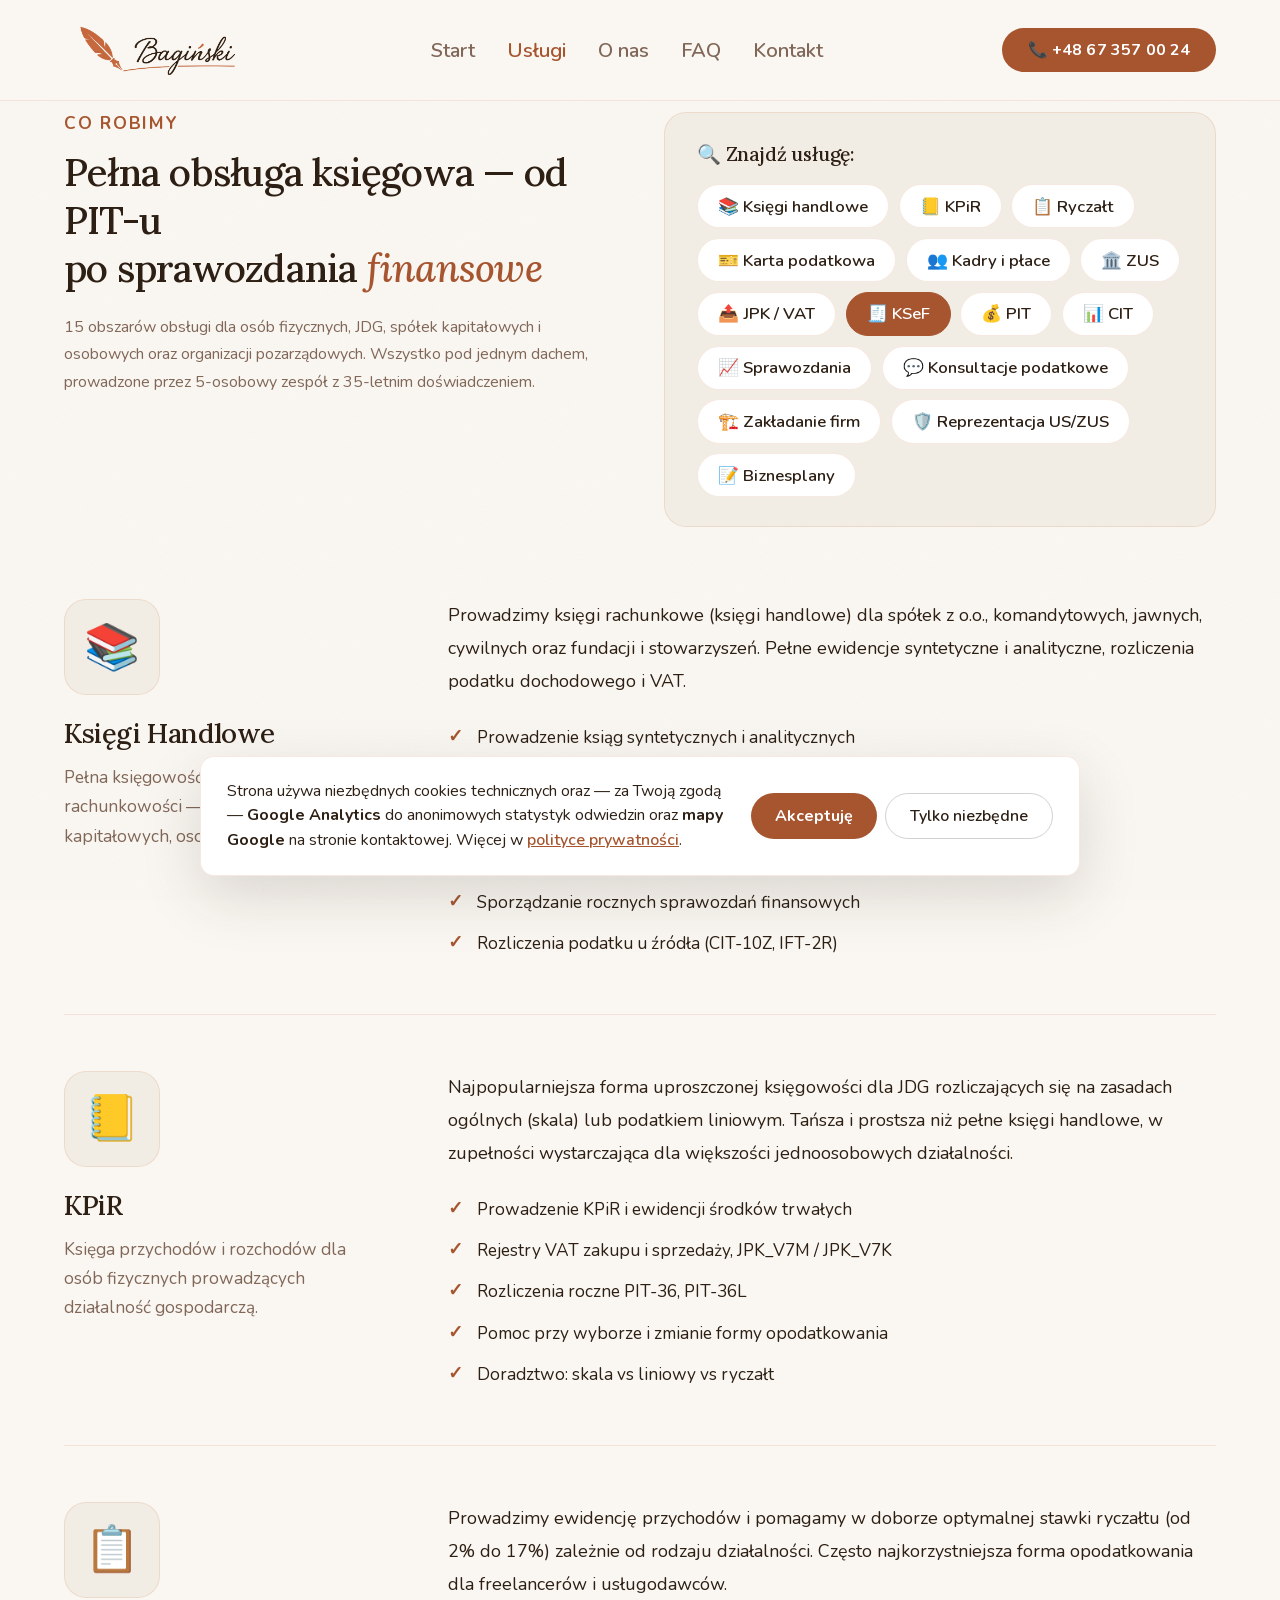
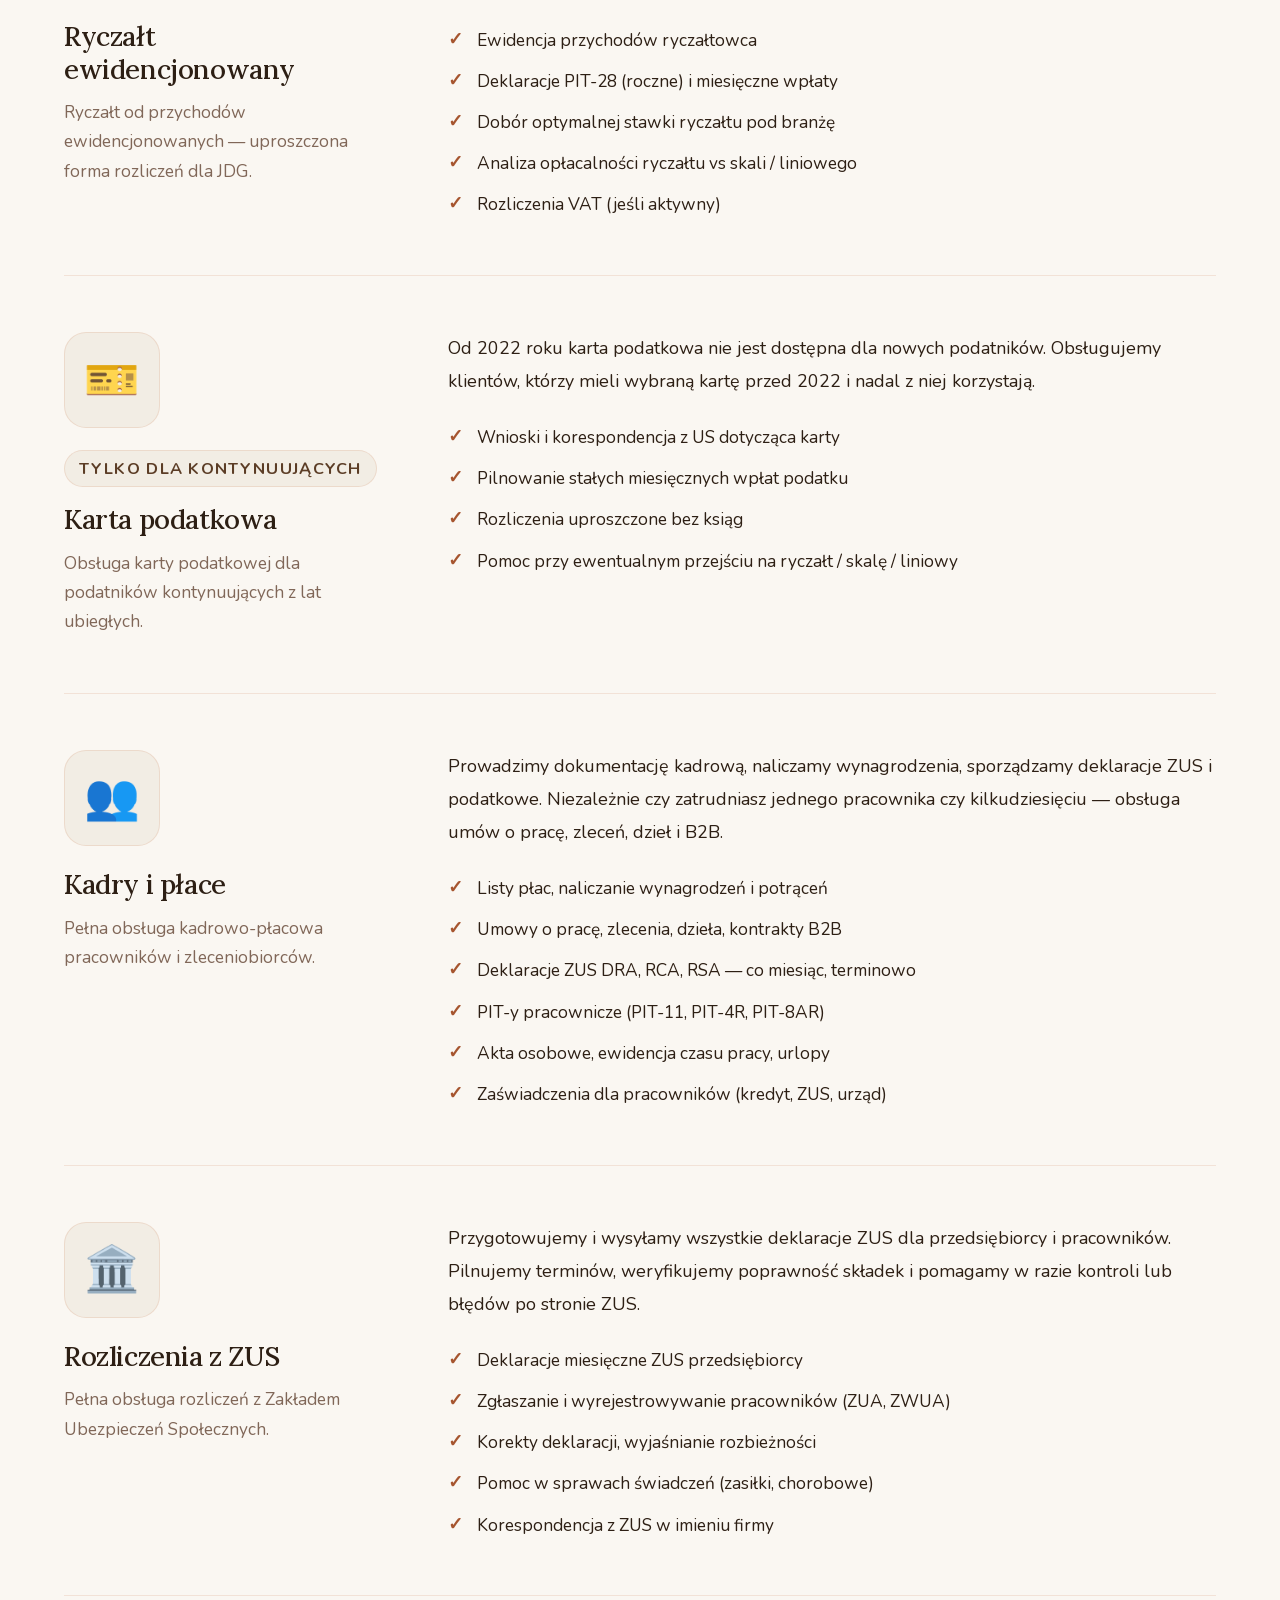
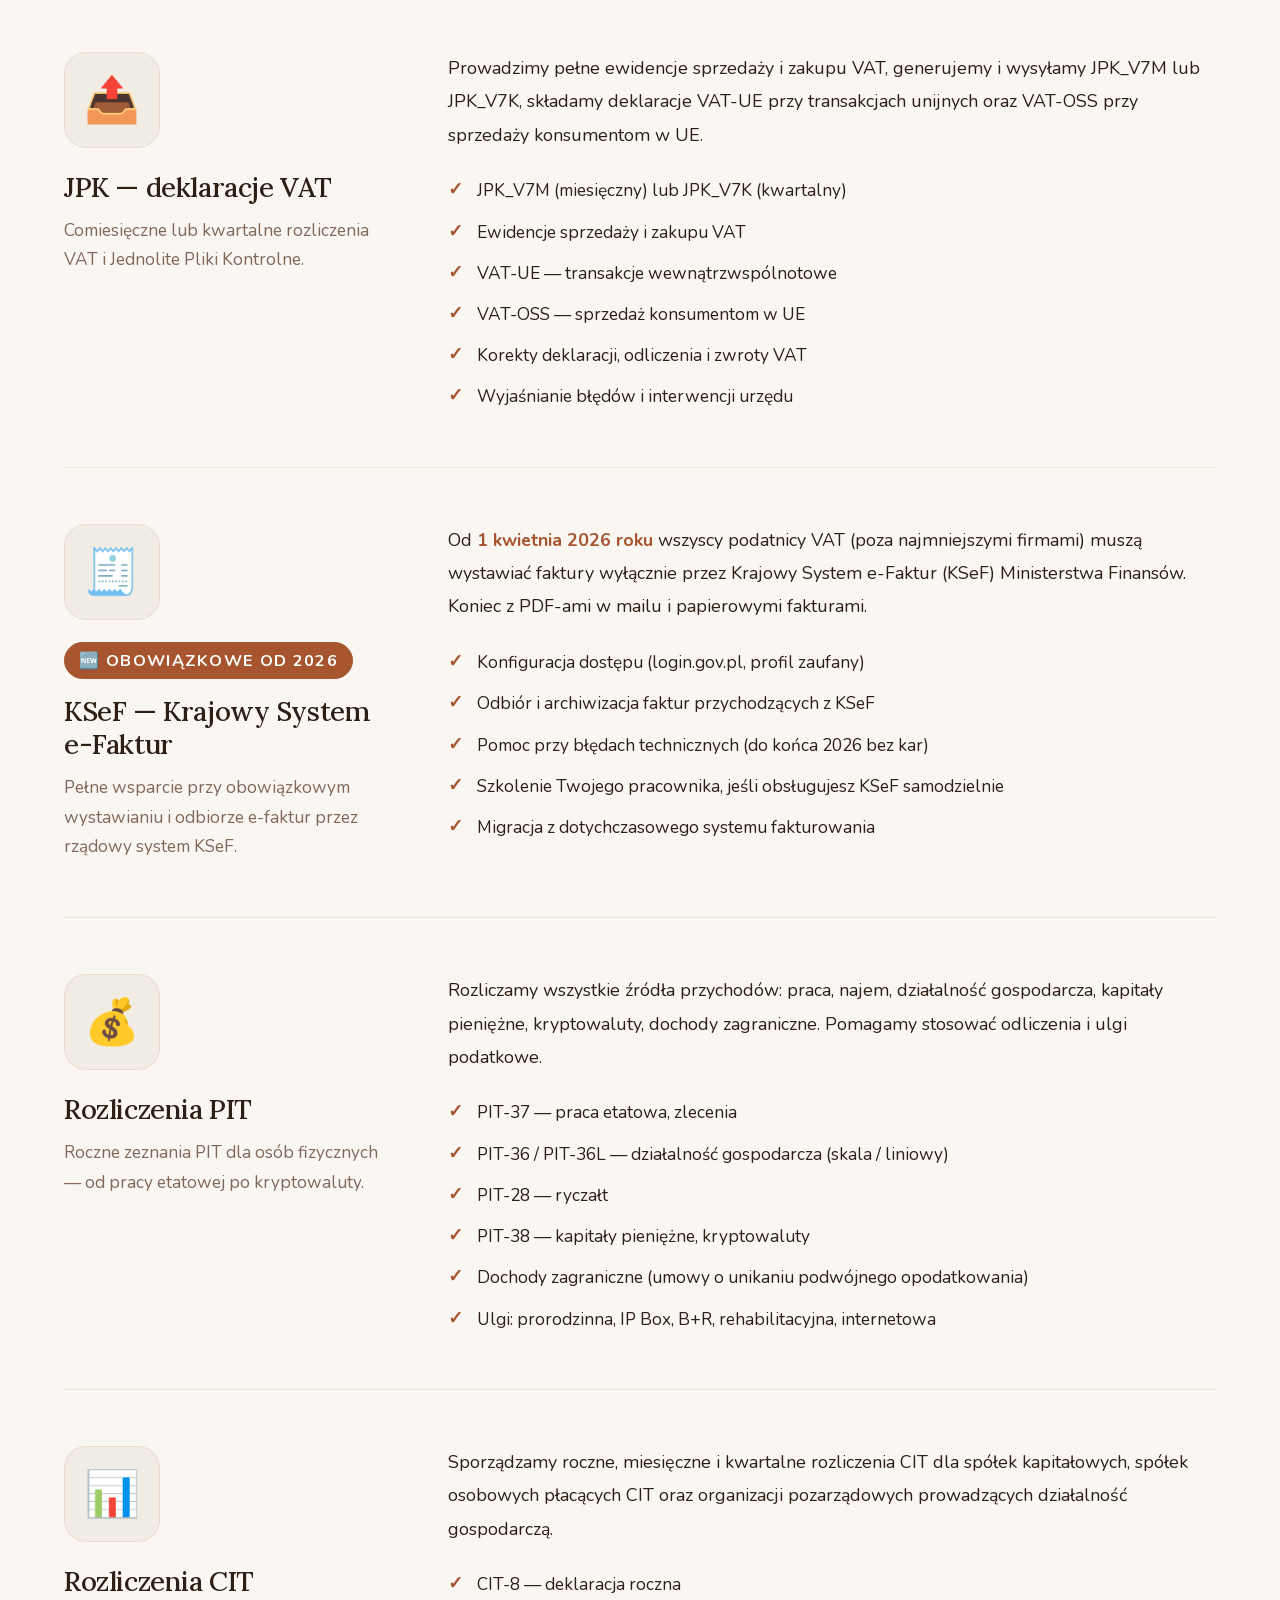
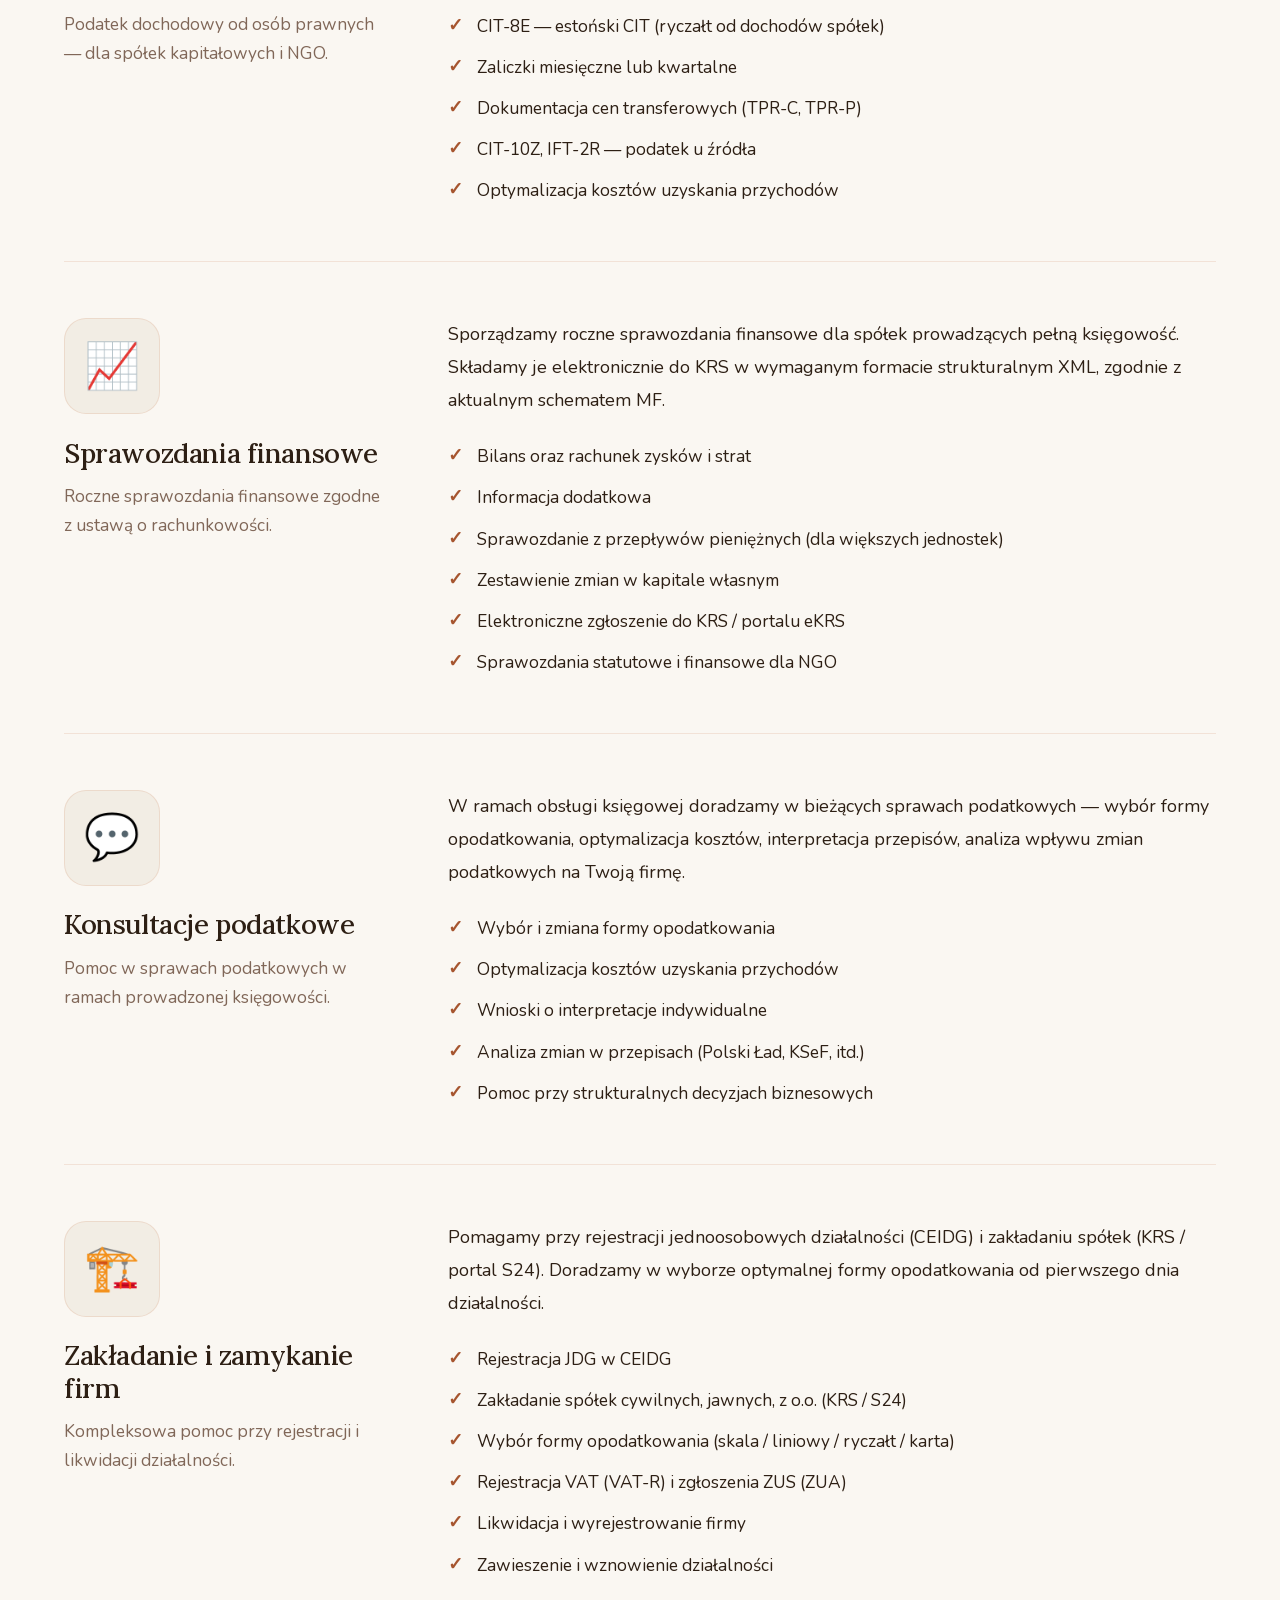
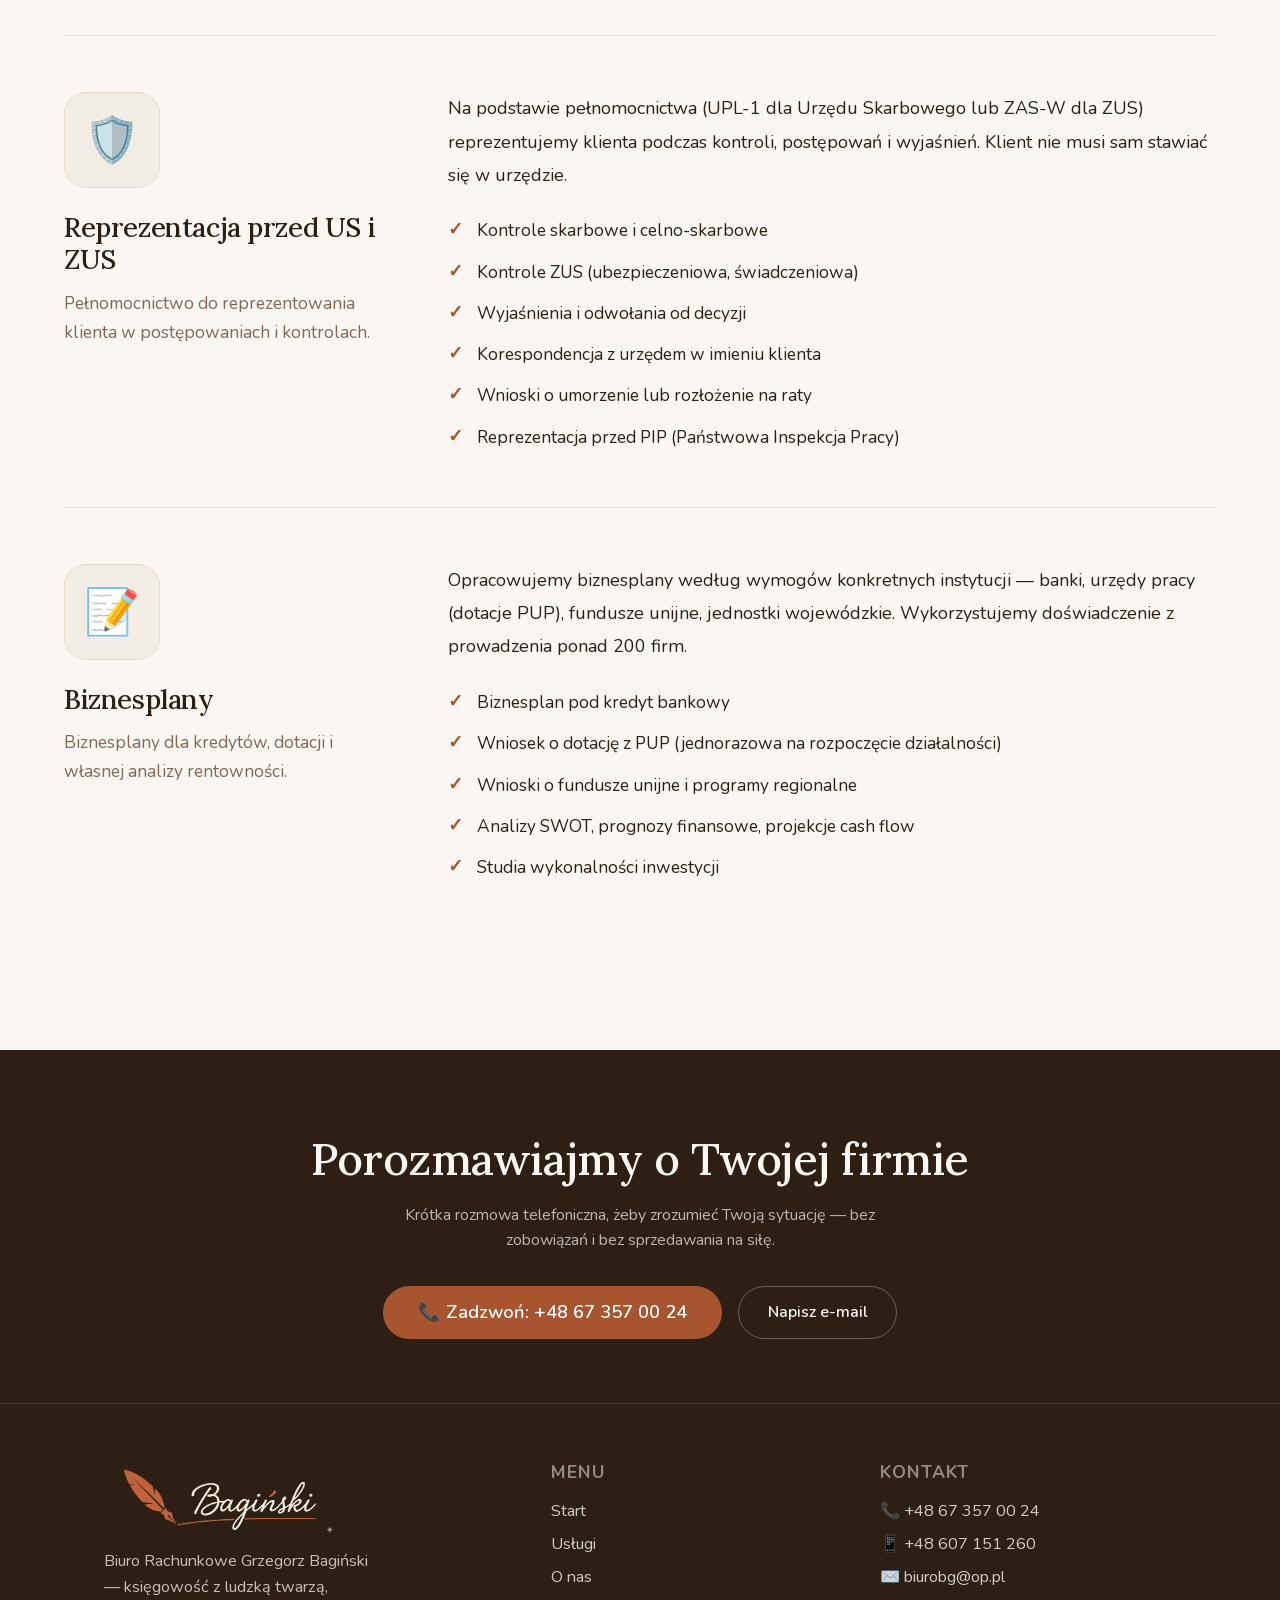
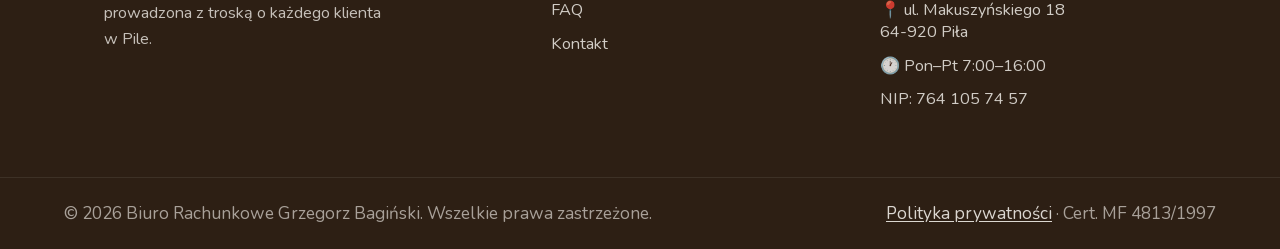
<file: uslugi.html>
<!DOCTYPE html>
<html lang="pl">
<head>
<meta charset="UTF-8">
<meta name="viewport" content="width=device-width, initial-scale=1.0">
<title>Usługi księgowe w Pile — KPiR, KSeF, ZUS | Biuro Bagiński</title>
<noscript></noscript>
<link rel="icon" type="image/png" sizes="32x32" href="img/favicon-32.png">
<link rel="icon" type="image/png" sizes="16x16" href="img/favicon-16.png">
<link rel="apple-touch-icon" sizes="180x180" href="img/apple-touch-icon.png">
<link rel="shortcut icon" href="favicon.ico">
<link rel="stylesheet" href="styles.css?v=18">
<meta name="description" content="15 obszarów obsługi księgowej w Pile: KPiR, księgi handlowe, ryczałt, kadry i płace, ZUS, JPK/VAT, KSeF, PIT, CIT i sprawozdania finansowe.">
<meta name="robots" content="index, follow">
<meta name="theme-color" content="#C96B3F">
<link rel="canonical" href="https://biurorachunkowe-pila.pl/uslugi.html">

<meta property="og:title" content="Usługi księgowe w Pile — KPiR, KSeF, ZUS | Biuro Bagiński">
<meta property="og:description" content="15 obszarów obsługi księgowej w Pile: KPiR, księgi handlowe, ryczałt, kadry i płace, ZUS, JPK/VAT, KSeF, PIT, CIT i sprawozdania finansowe.">
<meta property="og:site_name" content="Biuro Rachunkowe Grzegorz Bagiński">
<meta property="og:type" content="website">
<meta property="og:locale" content="pl_PL">
<meta property="og:url" content="https://biurorachunkowe-pila.pl/uslugi.html">


<meta property="og:image" content="https://biurorachunkowe-pila.pl/og-image.jpg">
<meta property="og:image:width" content="1200">
<meta property="og:image:height" content="630">
<meta property="og:image:alt" content="Biuro Rachunkowe Grzegorz Bagiński — Księgowość w Pile od 1997">
<meta name="twitter:card" content="summary_large_image">
<meta name="twitter:title" content="Usługi księgowe w Pile — KPiR, KSeF, ZUS | Biuro Bagiński">
<meta name="twitter:description" content="15 obszarów obsługi księgowej w Pile: KPiR, księgi handlowe, ryczałt, kadry i płace, ZUS, JPK/VAT, KSeF, PIT, CIT i sprawozdania finansowe.">

<meta name="twitter:image" content="https://biurorachunkowe-pila.pl/og-image.jpg">
<script type="application/ld+json">
{
  "@context": "https://schema.org",
  "@type": "OfferCatalog",
  "name": "Usługi Biura Rachunkowego Bagiński",
  "provider": {
    "@type": "AccountingService",
    "name": "Biuro Rachunkowe Grzegorz Bagiński",
    "url": "https://biurorachunkowe-pila.pl/",
    "telephone": "+48673570024",
    "address": {
      "@type": "PostalAddress",
      "streetAddress": "ul. Kornela Makuszyńskiego 18",
      "addressLocality": "Piła",
      "postalCode": "64-920",
      "addressCountry": "PL"
    }
  },
  "itemListElement": [
    {"@type": "Offer", "itemOffered": {"@type": "Service", "name": "Księgi Handlowe — pełna księgowość", "description": "Pełna księgowość zgodna z ustawą o rachunkowości dla spółek kapitałowych, osobowych i NGO."}},
    {"@type": "Offer", "itemOffered": {"@type": "Service", "name": "KPiR", "description": "Księga przychodów i rozchodów dla JDG."}},
    {"@type": "Offer", "itemOffered": {"@type": "Service", "name": "Ryczałt ewidencjonowany", "description": "Prowadzenie ewidencji, PIT-28, dobór stawki."}},
    {"@type": "Offer", "itemOffered": {"@type": "Service", "name": "Karta podatkowa", "description": "Obsługa dla podatników kontynuujących z lat ubiegłych."}},
    {"@type": "Offer", "itemOffered": {"@type": "Service", "name": "Kadry i płace", "description": "Listy płac, umowy, deklaracje ZUS i PIT pracownicze."}},
    {"@type": "Offer", "itemOffered": {"@type": "Service", "name": "Rozliczenia z ZUS", "description": "Deklaracje, rejestracje, składki właściciela i pracowników."}},
    {"@type": "Offer", "itemOffered": {"@type": "Service", "name": "JPK — deklaracje VAT", "description": "JPK_V7, VAT-UE, korekty i odliczenia."}},
    {"@type": "Offer", "itemOffered": {"@type": "Service", "name": "KSeF — Krajowy System e-Faktur", "description": "Wdrożenie i obsługa faktur ustrukturyzowanych."}},
    {"@type": "Offer", "itemOffered": {"@type": "Service", "name": "Rozliczenia PIT", "description": "Roczne zeznania PIT-36, PIT-37, PIT-28, PIT-38."}},
    {"@type": "Offer", "itemOffered": {"@type": "Service", "name": "Rozliczenia CIT", "description": "CIT-8, CIT-8E dla spółek i NGO."}},
    {"@type": "Offer", "itemOffered": {"@type": "Service", "name": "Sprawozdania finansowe", "description": "Bilans, rachunek zysków, przepływy pieniężne, zgłaszanie do KRS."}},
    {"@type": "Offer", "itemOffered": {"@type": "Service", "name": "Konsultacje podatkowe", "description": "Pomoc podatkowa w ramach prowadzonej księgowości."}},
    {"@type": "Offer", "itemOffered": {"@type": "Service", "name": "Zakładanie i zamykanie firm", "description": "CEIDG, KRS, dobór formy opodatkowania."}},
    {"@type": "Offer", "itemOffered": {"@type": "Service", "name": "Reprezentacja przed US i ZUS", "description": "Pełnomocnictwo w postępowaniach i kontrolach."}},
    {"@type": "Offer", "itemOffered": {"@type": "Service", "name": "Biznesplany", "description": "Dla potrzeb kredytowych, dotacyjnych, analiz."}}
  ]
}
</script>
<script type="application/ld+json">
{
  "@context": "https://schema.org",
  "@type": "BreadcrumbList",
  "itemListElement": [
    {"@type": "ListItem", "position": 1, "name": "Strona główna", "item": "https://biurorachunkowe-pila.pl/"},
    {"@type": "ListItem", "position": 2, "name": "Usługi", "item": "https://biurorachunkowe-pila.pl/uslugi.html"}
  ]
}
</script>

  <!-- Google Analytics 4 — RODO: skrypt Google wczytuje się DOPIERO po zgodzie.
       Bez zgody przeglądarka nie nawiązuje żadnego połączenia z serwerami Google. -->
  <script>
    window.dataLayer = window.dataLayer || [];
    function gtag(){dataLayer.push(arguments);}

    // Consent Mode v2 — domyślnie wszystko odmowa.
    gtag('consent', 'default', {
      'ad_storage': 'denied',
      'ad_user_data': 'denied',
      'ad_personalization': 'denied',
      'analytics_storage': 'denied'
    });

    gtag('js', new Date());
    gtag('config', 'G-RB6FRR4LMF', { 'anonymize_ip': true });

    // Dociąga gtag.js. Polecenia powyżej czekają w dataLayer i wykonają się
    // dopiero po wczytaniu — dlatego można je kolejkować przed pobraniem skryptu.
    window.wczytajGoogleAnalytics = function () {
      if (window.__gaWczytany) return;
      window.__gaWczytany = true;
      var s = document.createElement('script');
      s.async = true;
      s.src = 'https://www.googletagmanager.com/gtag/js?id=G-RB6FRR4LMF';
      document.head.appendChild(s);
    };

    // Zgoda z poprzedniej wizyty — wczytaj od razu, bez czekania na baner.
    try {
      if (localStorage.getItem('cookies-consent-v2') === 'accepted') {
        gtag('consent', 'update', {
          'analytics_storage': 'granted',
          'ad_storage': 'denied',
          'ad_user_data': 'denied',
          'ad_personalization': 'denied'
        });
        window.wczytajGoogleAnalytics();
      }
    } catch (e) { /* localStorage zablokowany — zostaje odmowa */ }
  </script>
</head>
<body>

<a href="#main-content" class="skip-link">Przejdź do treści</a>
<nav aria-label="Główna nawigacja">
  <a href="index.html" class="nav-logo" aria-label="Biuro Rachunkowe Grzegorz Bagiński — strona główna"><picture><source srcset="img/logo.webp" type="image/webp"><img src="img/logo.png?v=2" alt="Biuro Rachunkowe Grzegorz Bagiński" width="188" height="62"></picture></a>
  <ul class="nav-links" id="nav-links">
    <li><a href="index.html">Start</a></li>
    <li><a href="uslugi.html" class="active" aria-current="page">Usługi</a></li>
    <li><a href="o-nas.html">O nas</a></li>
    <li><a href="faq.html">FAQ</a></li>
    <li><a href="kontakt.html">Kontakt</a></li>
    <li class="nav-mobile-only"><a href="tel:+48673570024" class="nav-mobile-cta">📞 +48 67 357 00 24</a></li>
  </ul>
  <a href="tel:+48673570024" class="nav-cta">📞 +48 67 357 00 24</a>
  <button class="nav-toggle" type="button" aria-expanded="false" aria-controls="nav-links" aria-label="Otwórz menu">
    <span class="nav-toggle__bar"></span>
    <span class="nav-toggle__bar"></span>
    <span class="nav-toggle__bar"></span>
  </button>
</nav>
<main id="main-content">
<section class="services" id="uslugi">
  <div class="services-intro">
    <div class="services-intro__text">
      <div class="section-eyebrow">Co robimy</div>
      <h1 class="section-title" style="margin-bottom:1.4rem;">Pełna obsługa księgowa — od PIT-u<br>po sprawozdania <em>finansowe</em></h1>
      <p style="font-size:1rem; line-height:1.7; color:var(--muted); margin:0;">15 obszarów obsługi dla osób fizycznych, JDG, spółek kapitałowych i osobowych oraz organizacji pozarządowych. Wszystko pod jednym dachem, prowadzone przez 5-osobowy zespół z 35-letnim doświadczeniem.</p>
    </div>

    <!-- Spis usług (Przejdź do...) -->
    <nav class="services-toc" aria-label="Spis usług">
      <p class="services-toc__title">🔍 Znajdź usługę:</p>
      <ul class="services-toc__list">
      <li><a href="#ksiegi-handlowe">📚 Księgi handlowe</a></li>
      <li><a href="#kpir">📒 KPiR</a></li>
      <li><a href="#ryczalt">📋 Ryczałt</a></li>
      <li><a href="#karta-podatkowa">🎫 Karta podatkowa</a></li>
      <li><a href="#kadry-place">👥 Kadry i płace</a></li>
      <li><a href="#zus">🏛️ ZUS</a></li>
      <li><a href="#jpk-vat">📤 JPK / VAT</a></li>
      <li><a href="#ksef" class="services-toc__highlighted">🧾 KSeF</a></li>
      <li><a href="#pit">💰 PIT</a></li>
      <li><a href="#cit">📊 CIT</a></li>
      <li><a href="#sprawozdania">📈 Sprawozdania</a></li>
      <li><a href="#konsultacje">💬 Konsultacje podatkowe</a></li>
      <li><a href="#zakladanie-firm">🏗️ Zakładanie firm</a></li>
      <li><a href="#reprezentacja">🛡️ Reprezentacja US/ZUS</a></li>
      <li><a href="#biznesplany">📝 Biznesplany</a></li>
      </ul>
    </nav>
  </div>

  <div class="services-list">

    <article class="service" id="ksiegi-handlowe">
      <div class="service__layout">
        <div class="service__meta">
          <div class="service__icon" aria-hidden="true">📚</div>
          <h2 class="h3">Księgi Handlowe</h2>
          <p>Pełna księgowość zgodna z ustawą o rachunkowości — dla spółek kapitałowych, osobowych i NGO.</p>
        </div>
        <div class="service__content">
          <p>Prowadzimy księgi rachunkowe (księgi handlowe) dla spółek z o.o., komandytowych, jawnych, cywilnych oraz fundacji i stowarzyszeń. Pełne ewidencje syntetyczne i analityczne, rozliczenia podatku dochodowego i VAT.</p>
          <ul class="service__list">
            <li>Prowadzenie ksiąg syntetycznych i analitycznych</li>
            <li>Rozliczenia VAT, JPK_V7, JPK_FA</li>
            <li>Rozliczenia CIT — miesięczne, kwartalne, roczne</li>
            <li>Ewidencja środków trwałych i wartości niematerialnych</li>
            <li>Sporządzanie rocznych sprawozdań finansowych</li>
            <li>Rozliczenia podatku u źródła (CIT-10Z, IFT-2R)</li>
          </ul>
        </div>
      </div>
    </article>

    <article class="service" id="kpir">
      <div class="service__layout">
        <div class="service__meta">
          <div class="service__icon" aria-hidden="true">📒</div>
          <h2 class="h3">KPiR</h2>
          <p>Księga przychodów i rozchodów dla osób fizycznych prowadzących działalność gospodarczą.</p>
        </div>
        <div class="service__content">
          <p>Najpopularniejsza forma uproszczonej księgowości dla JDG rozliczających się na zasadach ogólnych (skala) lub podatkiem liniowym. Tańsza i prostsza niż pełne księgi handlowe, w zupełności wystarczająca dla większości jednoosobowych działalności.</p>
          <ul class="service__list">
            <li>Prowadzenie KPiR i ewidencji środków trwałych</li>
            <li>Rejestry VAT zakupu i sprzedaży, JPK_V7M / JPK_V7K</li>
            <li>Rozliczenia roczne PIT-36, PIT-36L</li>
            <li>Pomoc przy wyborze i zmianie formy opodatkowania</li>
            <li>Doradztwo: skala vs liniowy vs ryczałt</li>
          </ul>
        </div>
      </div>
    </article>

    <article class="service" id="ryczalt">
      <div class="service__layout">
        <div class="service__meta">
          <div class="service__icon" aria-hidden="true">📋</div>
          <h2 class="h3">Ryczałt ewidencjonowany</h2>
          <p>Ryczałt od przychodów ewidencjonowanych — uproszczona forma rozliczeń dla JDG.</p>
        </div>
        <div class="service__content">
          <p>Prowadzimy ewidencję przychodów i pomagamy w doborze optymalnej stawki ryczałtu (od 2% do 17%) zależnie od rodzaju działalności. Często najkorzystniejsza forma opodatkowania dla freelancerów i usługodawców.</p>
          <ul class="service__list">
            <li>Ewidencja przychodów ryczałtowca</li>
            <li>Deklaracje PIT-28 (roczne) i miesięczne wpłaty</li>
            <li>Dobór optymalnej stawki ryczałtu pod branżę</li>
            <li>Analiza opłacalności ryczałtu vs skali / liniowego</li>
            <li>Rozliczenia VAT (jeśli aktywny)</li>
          </ul>
        </div>
      </div>
    </article>

    <article class="service" id="karta-podatkowa">
      <div class="service__layout">
        <div class="service__meta">
          <div class="service__icon" aria-hidden="true">🎫</div>
          <span class="service__badge">Tylko dla kontynuujących</span>
          <h2 class="h3">Karta podatkowa</h2>
          <p>Obsługa karty podatkowej dla podatników kontynuujących z lat ubiegłych.</p>
        </div>
        <div class="service__content">
          <p>Od 2022 roku karta podatkowa nie jest dostępna dla nowych podatników. Obsługujemy klientów, którzy mieli wybraną kartę przed 2022 i nadal z niej korzystają.</p>
          <ul class="service__list">
            <li>Wnioski i korespondencja z US dotycząca karty</li>
            <li>Pilnowanie stałych miesięcznych wpłat podatku</li>
            <li>Rozliczenia uproszczone bez ksiąg</li>
            <li>Pomoc przy ewentualnym przejściu na ryczałt / skalę / liniowy</li>
          </ul>
        </div>
      </div>
    </article>

    <article class="service" id="kadry-place">
      <div class="service__layout">
        <div class="service__meta">
          <div class="service__icon" aria-hidden="true">👥</div>
          <h2 class="h3">Kadry i płace</h2>
          <p>Pełna obsługa kadrowo-płacowa pracowników i zleceniobiorców.</p>
        </div>
        <div class="service__content">
          <p>Prowadzimy dokumentację kadrową, naliczamy wynagrodzenia, sporządzamy deklaracje ZUS i podatkowe. Niezależnie czy zatrudniasz jednego pracownika czy kilkudziesięciu — obsługa umów o pracę, zleceń, dzieł i B2B.</p>
          <ul class="service__list">
            <li>Listy płac, naliczanie wynagrodzeń i potrąceń</li>
            <li>Umowy o pracę, zlecenia, dzieła, kontrakty B2B</li>
            <li>Deklaracje ZUS DRA, RCA, RSA — co miesiąc, terminowo</li>
            <li>PIT-y pracownicze (PIT-11, PIT-4R, PIT-8AR)</li>
            <li>Akta osobowe, ewidencja czasu pracy, urlopy</li>
            <li>Zaświadczenia dla pracowników (kredyt, ZUS, urząd)</li>
          </ul>
        </div>
      </div>
    </article>

    <article class="service" id="zus">
      <div class="service__layout">
        <div class="service__meta">
          <div class="service__icon" aria-hidden="true">🏛️</div>
          <h2 class="h3">Rozliczenia z ZUS</h2>
          <p>Pełna obsługa rozliczeń z Zakładem Ubezpieczeń Społecznych.</p>
        </div>
        <div class="service__content">
          <p>Przygotowujemy i wysyłamy wszystkie deklaracje ZUS dla przedsiębiorcy i pracowników. Pilnujemy terminów, weryfikujemy poprawność składek i pomagamy w razie kontroli lub błędów po stronie ZUS.</p>
          <ul class="service__list">
            <li>Deklaracje miesięczne ZUS przedsiębiorcy</li>
            <li>Zgłaszanie i wyrejestrowywanie pracowników (ZUA, ZWUA)</li>
            <li>Korekty deklaracji, wyjaśnianie rozbieżności</li>
            <li>Pomoc w sprawach świadczeń (zasiłki, chorobowe)</li>
            <li>Korespondencja z ZUS w imieniu firmy</li>
          </ul>
        </div>
      </div>
    </article>

    <article class="service" id="jpk-vat">
      <div class="service__layout">
        <div class="service__meta">
          <div class="service__icon" aria-hidden="true">📤</div>
          <h2 class="h3">JPK — deklaracje VAT</h2>
          <p>Comiesięczne lub kwartalne rozliczenia VAT i Jednolite Pliki Kontrolne.</p>
        </div>
        <div class="service__content">
          <p>Prowadzimy pełne ewidencje sprzedaży i zakupu VAT, generujemy i wysyłamy JPK_V7M lub JPK_V7K, składamy deklaracje VAT-UE przy transakcjach unijnych oraz VAT-OSS przy sprzedaży konsumentom w UE.</p>
          <ul class="service__list">
            <li>JPK_V7M (miesięczny) lub JPK_V7K (kwartalny)</li>
            <li>Ewidencje sprzedaży i zakupu VAT</li>
            <li>VAT-UE — transakcje wewnątrzwspólnotowe</li>
            <li>VAT-OSS — sprzedaż konsumentom w UE</li>
            <li>Korekty deklaracji, odliczenia i zwroty VAT</li>
            <li>Wyjaśnianie błędów i interwencji urzędu</li>
          </ul>
        </div>
      </div>
    </article>

    <article class="service" id="ksef">
      <div class="service__layout">
        <div class="service__meta">
          <div class="service__icon" aria-hidden="true">🧾</div>
          <span class="service__badge service__badge--accent">🆕 Obowiązkowe od 2026</span>
          <h2 class="h3">KSeF — Krajowy System e-Faktur</h2>
          <p>Pełne wsparcie przy obowiązkowym wystawianiu i odbiorze e-faktur przez rządowy system KSeF.</p>
        </div>
        <div class="service__content">
          <p>Od <strong>1 kwietnia 2026 roku</strong> wszyscy podatnicy VAT (poza najmniejszymi firmami) muszą wystawiać faktury wyłącznie przez Krajowy System e-Faktur (KSeF) Ministerstwa Finansów. Koniec z PDF-ami w mailu i papierowymi fakturami.</p>
          <ul class="service__list">
            <li>Konfiguracja dostępu (login.gov.pl, profil zaufany)</li>
            <li>Odbiór i archiwizacja faktur przychodzących z KSeF</li>
            <li>Pomoc przy błędach technicznych (do końca 2026 bez kar)</li>
            <li>Szkolenie Twojego pracownika, jeśli obsługujesz KSeF samodzielnie</li>
            <li>Migracja z dotychczasowego systemu fakturowania</li>
          </ul>
        </div>
      </div>
    </article>

    <article class="service" id="pit">
      <div class="service__layout">
        <div class="service__meta">
          <div class="service__icon" aria-hidden="true">💰</div>
          <h2 class="h3">Rozliczenia PIT</h2>
          <p>Roczne zeznania PIT dla osób fizycznych — od pracy etatowej po kryptowaluty.</p>
        </div>
        <div class="service__content">
          <p>Rozliczamy wszystkie źródła przychodów: praca, najem, działalność gospodarcza, kapitały pieniężne, kryptowaluty, dochody zagraniczne. Pomagamy stosować odliczenia i ulgi podatkowe.</p>
          <ul class="service__list">
            <li>PIT-37 — praca etatowa, zlecenia</li>
            <li>PIT-36 / PIT-36L — działalność gospodarcza (skala / liniowy)</li>
            <li>PIT-28 — ryczałt</li>
            <li>PIT-38 — kapitały pieniężne, kryptowaluty</li>
            <li>Dochody zagraniczne (umowy o unikaniu podwójnego opodatkowania)</li>
            <li>Ulgi: prorodzinna, IP Box, B+R, rehabilitacyjna, internetowa</li>
          </ul>
        </div>
      </div>
    </article>

    <article class="service" id="cit">
      <div class="service__layout">
        <div class="service__meta">
          <div class="service__icon" aria-hidden="true">📊</div>
          <h2 class="h3">Rozliczenia CIT</h2>
          <p>Podatek dochodowy od osób prawnych — dla spółek kapitałowych i NGO.</p>
        </div>
        <div class="service__content">
          <p>Sporządzamy roczne, miesięczne i kwartalne rozliczenia CIT dla spółek kapitałowych, spółek osobowych płacących CIT oraz organizacji pozarządowych prowadzących działalność gospodarczą.</p>
          <ul class="service__list">
            <li>CIT-8 — deklaracja roczna</li>
            <li>CIT-8E — estoński CIT (ryczałt od dochodów spółek)</li>
            <li>Zaliczki miesięczne lub kwartalne</li>
            <li>Dokumentacja cen transferowych (TPR-C, TPR-P)</li>
            <li>CIT-10Z, IFT-2R — podatek u źródła</li>
            <li>Optymalizacja kosztów uzyskania przychodów</li>
          </ul>
        </div>
      </div>
    </article>

    <article class="service" id="sprawozdania">
      <div class="service__layout">
        <div class="service__meta">
          <div class="service__icon" aria-hidden="true">📈</div>
          <h2 class="h3">Sprawozdania finansowe</h2>
          <p>Roczne sprawozdania finansowe zgodne z ustawą o rachunkowości.</p>
        </div>
        <div class="service__content">
          <p>Sporządzamy roczne sprawozdania finansowe dla spółek prowadzących pełną księgowość. Składamy je elektronicznie do KRS w wymaganym formacie strukturalnym XML, zgodnie z aktualnym schematem MF.</p>
          <ul class="service__list">
            <li>Bilans oraz rachunek zysków i strat</li>
            <li>Informacja dodatkowa</li>
            <li>Sprawozdanie z przepływów pieniężnych (dla większych jednostek)</li>
            <li>Zestawienie zmian w kapitale własnym</li>
            <li>Elektroniczne zgłoszenie do KRS / portalu eKRS</li>
            <li>Sprawozdania statutowe i finansowe dla NGO</li>
          </ul>
        </div>
      </div>
    </article>

    <article class="service" id="konsultacje">
      <div class="service__layout">
        <div class="service__meta">
          <div class="service__icon" aria-hidden="true">💬</div>
          <h2 class="h3">Konsultacje podatkowe</h2>
          <p>Pomoc w sprawach podatkowych w ramach prowadzonej księgowości.</p>
        </div>
        <div class="service__content">
          <p>W ramach obsługi księgowej doradzamy w bieżących sprawach podatkowych — wybór formy opodatkowania, optymalizacja kosztów, interpretacja przepisów, analiza wpływu zmian podatkowych na Twoją firmę.</p>
          <ul class="service__list">
            <li>Wybór i zmiana formy opodatkowania</li>
            <li>Optymalizacja kosztów uzyskania przychodów</li>
            <li>Wnioski o interpretacje indywidualne</li>
            <li>Analiza zmian w przepisach (Polski Ład, KSeF, itd.)</li>
            <li>Pomoc przy strukturalnych decyzjach biznesowych</li>
          </ul>
        </div>
      </div>
    </article>

    <article class="service" id="zakladanie-firm">
      <div class="service__layout">
        <div class="service__meta">
          <div class="service__icon" aria-hidden="true">🏗️</div>
          <h2 class="h3">Zakładanie i zamykanie firm</h2>
          <p>Kompleksowa pomoc przy rejestracji i likwidacji działalności.</p>
        </div>
        <div class="service__content">
          <p>Pomagamy przy rejestracji jednoosobowych działalności (CEIDG) i zakładaniu spółek (KRS / portal S24). Doradzamy w wyborze optymalnej formy opodatkowania od pierwszego dnia działalności.</p>
          <ul class="service__list">
            <li>Rejestracja JDG w CEIDG</li>
            <li>Zakładanie spółek cywilnych, jawnych, z o.o. (KRS / S24)</li>
            <li>Wybór formy opodatkowania (skala / liniowy / ryczałt / karta)</li>
            <li>Rejestracja VAT (VAT-R) i zgłoszenia ZUS (ZUA)</li>
            <li>Likwidacja i wyrejestrowanie firmy</li>
            <li>Zawieszenie i wznowienie działalności</li>
          </ul>
        </div>
      </div>
    </article>

    <article class="service" id="reprezentacja">
      <div class="service__layout">
        <div class="service__meta">
          <div class="service__icon" aria-hidden="true">🛡️</div>
          <h2 class="h3">Reprezentacja przed US i ZUS</h2>
          <p>Pełnomocnictwo do reprezentowania klienta w postępowaniach i kontrolach.</p>
        </div>
        <div class="service__content">
          <p>Na podstawie pełnomocnictwa (UPL-1 dla Urzędu Skarbowego lub ZAS-W dla ZUS) reprezentujemy klienta podczas kontroli, postępowań i wyjaśnień. Klient nie musi sam stawiać się w urzędzie.</p>
          <ul class="service__list">
            <li>Kontrole skarbowe i celno-skarbowe</li>
            <li>Kontrole ZUS (ubezpieczeniowa, świadczeniowa)</li>
            <li>Wyjaśnienia i odwołania od decyzji</li>
            <li>Korespondencja z urzędem w imieniu klienta</li>
            <li>Wnioski o umorzenie lub rozłożenie na raty</li>
            <li>Reprezentacja przed PIP (Państwowa Inspekcja Pracy)</li>
          </ul>
        </div>
      </div>
    </article>

    <article class="service" id="biznesplany">
      <div class="service__layout">
        <div class="service__meta">
          <div class="service__icon" aria-hidden="true">📝</div>
          <h2 class="h3">Biznesplany</h2>
          <p>Biznesplany dla kredytów, dotacji i własnej analizy rentowności.</p>
        </div>
        <div class="service__content">
          <p>Opracowujemy biznesplany według wymogów konkretnych instytucji — banki, urzędy pracy (dotacje PUP), fundusze unijne, jednostki wojewódzkie. Wykorzystujemy doświadczenie z prowadzenia ponad 200 firm.</p>
          <ul class="service__list">
            <li>Biznesplan pod kredyt bankowy</li>
            <li>Wniosek o dotację z PUP (jednorazowa na rozpoczęcie działalności)</li>
            <li>Wnioski o fundusze unijne i programy regionalne</li>
            <li>Analizy SWOT, prognozy finansowe, projekcje cash flow</li>
            <li>Studia wykonalności inwestycji</li>
          </ul>
        </div>
      </div>
    </article>

  </div>
</section>
</main>

<footer>
  <div class="footer-cta">
    <h2>Porozmawiajmy o Twojej firmie</h2>
    <p>Krótka rozmowa telefoniczna, żeby zrozumieć Twoją sytuację — bez zobowiązań i bez sprzedawania na siłę.</p>
    <div class="footer-cta-btns">
      <a href="tel:+48673570024" class="btn-terra">📞 Zadzwoń: +48 67 357 00 24</a>
      <a href="mailto:biurobg@op.pl" class="btn-outline-light">Napisz e-mail</a>
    </div>
  </div>
  <div class="footer-columns">
    <div class="footer-col">
      <a href="index.html" class="footer-logo" aria-label="Biuro Rachunkowe Grzegorz Bagiński — strona główna"><picture><source srcset="img/logo-dark.webp" type="image/webp"><img src="img/logo-dark.png?v=2" alt="Biuro Rachunkowe Grzegorz Bagiński" width="233" height="77"></picture></a>
      <p>Biuro Rachunkowe Grzegorz Bagiński — księgowość z ludzką twarzą, prowadzona z troską o każdego klienta w Pile.</p>
    </div>
    <div class="footer-col">
      <h3 class="h4">Menu</h3>
      <a href="index.html">Start</a>
      <a href="uslugi.html">Usługi</a>
      <a href="o-nas.html">O nas</a>
      <a href="faq.html">FAQ</a>
      <a href="kontakt.html">Kontakt</a>
    </div>
    <div class="footer-col">
      <h3 class="h4">Kontakt</h3>
      <span>📞 <a href="tel:+48673570024">+48 67 357 00 24</a></span>
      <span>📱 <a href="tel:+48607151260">+48 607 151 260</a></span>
      <span>✉️ <a href="mailto:biurobg@op.pl">biurobg@op.pl</a></span>
      <span>📍 ul. Makuszyńskiego 18<br>64-920 Piła</span>
      <span>🕐 Pon–Pt 7:00–16:00</span>
      <span>NIP: 764 105 74 57</span>
    </div>
  </div>
  <div class="footer-bottom">
    <p>© 2026 Biuro Rachunkowe Grzegorz Bagiński. Wszelkie prawa zastrzeżone.</p>
    <p><a href="polityka-prywatnosci.html">Polityka prywatności</a> · Cert. MF 4813/1997</p>
  </div>
</footer>

<div class="cookie-banner" role="dialog" aria-label="Informacja o ciasteczkach">
  <p>Strona używa niezbędnych cookies technicznych oraz — za Twoją zgodą — <strong>Google Analytics</strong> do anonimowych statystyk odwiedzin oraz <strong>mapy Google</strong> na stronie kontaktowej. Więcej w <a href="polityka-prywatnosci.html">polityce prywatności</a>.</p>
  <div class="cookie-banner__actions">
    <button class="cookie-banner__btn cookie-banner__btn--accept" type="button" data-cookie-action="accept">Akceptuję</button>
    <button class="cookie-banner__btn cookie-banner__btn--reject" type="button" data-cookie-action="reject">Tylko niezbędne</button>
  </div>
</div>

<script src="script.js?v=8"></script>
</body>
</html>
</file>
<file: styles.css>
/* === KROJE PISMA (lokalnie, bez Google) — start ===
   Wygenerowane automatycznie — pliki .woff2 leza w katalogu fonts/.
   Powod: wczytywanie z fonts.gstatic.com wysylalo adres IP odwiedzajacego
   do Google, zanim ktokolwiek wyrazil zgode (RODO). */

@font-face {
  font-family: 'Lora';
  font-style: italic;
  font-weight: 400 500;
  font-display: swap;
  src: url('fonts/lora-italic-latin.woff2') format('woff2');
  unicode-range: U+0000-00FF, U+0131, U+0152-0153, U+02BB-02BC, U+02C6, U+02DA, U+02DC, U+0304, U+0308, U+0329, U+2000-206F, U+20AC, U+2122, U+2191, U+2193, U+2212, U+2215, U+FEFF, U+FFFD;
}

@font-face {
  font-family: 'Lora';
  font-style: italic;
  font-weight: 400 500;
  font-display: swap;
  src: url('fonts/lora-italic-latin-ext.woff2') format('woff2');
  unicode-range: U+0100-02BA, U+02BD-02C5, U+02C7-02CC, U+02CE-02D7, U+02DD-02FF, U+0304, U+0308, U+0329, U+1D00-1DBF, U+1E00-1E9F, U+1EF2-1EFF, U+2020, U+20A0-20AB, U+20AD-20C0, U+2113, U+2C60-2C7F, U+A720-A7FF;
}

@font-face {
  font-family: 'Lora';
  font-style: normal;
  font-weight: 400 600;
  font-display: swap;
  src: url('fonts/lora-latin.woff2') format('woff2');
  unicode-range: U+0000-00FF, U+0131, U+0152-0153, U+02BB-02BC, U+02C6, U+02DA, U+02DC, U+0304, U+0308, U+0329, U+2000-206F, U+20AC, U+2122, U+2191, U+2193, U+2212, U+2215, U+FEFF, U+FFFD;
}

@font-face {
  font-family: 'Lora';
  font-style: normal;
  font-weight: 400 600;
  font-display: swap;
  src: url('fonts/lora-latin-ext.woff2') format('woff2');
  unicode-range: U+0100-02BA, U+02BD-02C5, U+02C7-02CC, U+02CE-02D7, U+02DD-02FF, U+0304, U+0308, U+0329, U+1D00-1DBF, U+1E00-1E9F, U+1EF2-1EFF, U+2020, U+20A0-20AB, U+20AD-20C0, U+2113, U+2C60-2C7F, U+A720-A7FF;
}

@font-face {
  font-family: 'Nunito';
  font-style: normal;
  font-weight: 300 700;
  font-display: swap;
  src: url('fonts/nunito-latin.woff2') format('woff2');
  unicode-range: U+0000-00FF, U+0131, U+0152-0153, U+02BB-02BC, U+02C6, U+02DA, U+02DC, U+0304, U+0308, U+0329, U+2000-206F, U+20AC, U+2122, U+2191, U+2193, U+2212, U+2215, U+FEFF, U+FFFD;
}

@font-face {
  font-family: 'Nunito';
  font-style: normal;
  font-weight: 300 700;
  font-display: swap;
  src: url('fonts/nunito-latin-ext.woff2') format('woff2');
  unicode-range: U+0100-02BA, U+02BD-02C5, U+02C7-02CC, U+02CE-02D7, U+02DD-02FF, U+0304, U+0308, U+0329, U+1D00-1DBF, U+1E00-1E9F, U+1EF2-1EFF, U+2020, U+20A0-20AB, U+20AD-20C0, U+2113, U+2C60-2C7F, U+A720-A7FF;
}

/* === KROJE PISMA — koniec === */

  *, *::before, *::after { box-sizing: border-box; margin: 0; padding: 0; }

  :root {
    --cream: #FAF7F2;
    --cream-mid: #F2EDE4;
    --terra: #a6552f;  /* 4.55:1 na kremowym tle strony, 5.30:1 z bielą — WCAG AA */
    --terra-light: #c25523;  /* tło hover z białym napisem: 4.55:1; #E08055 dawało 2.84 */
    --terra-dim: rgba(201,107,63,0.1);
    --brown: #2D1F14;
    --brown-mid: #5C3D26;
    --muted: #806758;  /* 4.50:1 na kremowym tle; #8C7160 dawało 3.88 */
    --warm-border: rgba(201,107,63,0.15);
    --sand: #E8DDD2;
  }

  /* overflow-x na SAMYM body nie wystarcza: dokument i tak potrafi być szerszy
     od ekranu, a wtedy elementy position:fixed (nagłówek, menu) rozciągają się
     do tej większej szerokości i wypychają hamburgera poza ekran. */
  html { scroll-behavior: smooth; overflow-x: hidden; }
  body { font-family: 'Nunito', sans-serif; background: var(--cream); color: var(--brown); overflow-x: hidden; }

  /* ── TEXTURE ── */
  body::before {
    content: '';
    position: fixed;
    inset: 0;
    background-image: url("data:image/svg+xml,%3Csvg xmlns='http://www.w3.org/2000/svg' width='300' height='300'%3E%3Cfilter id='noise'%3E%3CfeTurbulence type='fractalNoise' baseFrequency='0.65' numOctaves='3' stitchTiles='stitch'/%3E%3C/filter%3E%3Crect width='300' height='300' filter='url(%23noise)' opacity='0.03'/%3E%3C/svg%3E");
    pointer-events: none;
    z-index: 0;
  }

  /* ── SKIP TO CONTENT (a11y) ── */
  .skip-link {
    position: absolute;
    top: -100px;
    left: 1rem;
    background: var(--terra);
    color: white;
    padding: 0.8rem 1.4rem;
    border-radius: 0 0 10px 10px;
    text-decoration: none;
    font-weight: 700;
    font-size: 1rem;
    z-index: 1000;
    transition: top 0.2s;
  }
  .skip-link:focus {
    top: 0;
    outline: 3px solid var(--brown);
    outline-offset: 2px;
  }

  /* ── FOCUS VISIBLE (a11y dla klawiatury) ── */
  *:focus { outline: none; }
  a:focus-visible,
  button:focus-visible,
  [role="button"]:focus-visible,
  input:focus-visible,
  textarea:focus-visible,
  select:focus-visible,
  summary:focus-visible {
    outline: 3px solid var(--terra);
    outline-offset: 3px;
    border-radius: 4px;
  }
  .btn-terra:focus-visible,
  .btn-outline:focus-visible,
  .btn-outline-light:focus-visible,
  .nav-cta:focus-visible {
    outline-offset: 4px;
  }

  /* ── NAV ── */
  body > nav {
    position: fixed;
    top: 0; left: 0; right: 0;
    z-index: 100;
    display: flex;
    align-items: center;
    justify-content: space-between;
    padding: 1.2rem 5vw;
    background: rgba(250,247,242,0.9);
    backdrop-filter: blur(12px);
    border-bottom: 1px solid var(--warm-border);
  }

  .nav-logo {
    display: inline-flex;
    align-items: center;
    text-decoration: none;
    font-family: 'Lora', serif;
    font-size: 1.65rem;
    font-weight: 600;
    color: var(--brown);
    letter-spacing: -0.02em;
    line-height: 1;
  }

  .nav-logo span { color: var(--terra); }

  .nav-logo img {
    height: 62px;
    width: auto;
    display: block;
    transition: transform 0.25s;
  }
  .nav-logo:hover img { transform: scale(1.03); }

  @media (max-width: 768px) {
    .nav-logo img { height: 48px; }
  }

  .nav-links {
    display: flex;
    gap: 2rem;
    list-style: none;
  }

  .nav-mobile-only { display: none; }

  .nav-links a {
    text-decoration: none;
    color: var(--muted);
    font-size: 1.25rem;
    font-weight: 600;
    transition: color 0.2s;
  }

  .nav-links a:hover { color: var(--terra); }

  .nav-cta {
    display: inline-flex;
    align-items: center;
    gap: 0.5rem;
    padding: 0.7rem 1.6rem;
    background: var(--terra);
    color: white;
    text-decoration: none;
    font-size: 1rem;
    font-weight: 700;
    border-radius: 100px;
    transition: all 0.25s;
    letter-spacing: 0.01em;
  }

  .nav-cta:hover {
    background: var(--terra-light);
    box-shadow: 0 4px 16px rgba(201,107,63,0.3);
    transform: translateY(-1px);
  }

  /* ── HAMBURGER (mobile menu toggle) ── */
  .nav-toggle {
    display: none;
    background: transparent;
    border: 1px solid var(--warm-border);
    border-radius: 10px;
    width: 44px;
    height: 44px;
    cursor: pointer;
    align-items: center;
    justify-content: center;
    flex-direction: column;
    gap: 5px;
    padding: 0;
    transition: background 0.2s, border-color 0.2s;
  }
  .nav-toggle:hover { background: var(--terra-dim); border-color: rgba(201,107,63,0.3); }
  .nav-toggle__bar {
    display: block;
    width: 22px;
    height: 2px;
    background: var(--brown);
    border-radius: 2px;
    transition: transform 0.3s, opacity 0.2s;
  }
  .nav-toggle[aria-expanded="true"] .nav-toggle__bar:nth-child(1) { transform: translateY(7px) rotate(45deg); }
  .nav-toggle[aria-expanded="true"] .nav-toggle__bar:nth-child(2) { opacity: 0; }
  .nav-toggle[aria-expanded="true"] .nav-toggle__bar:nth-child(3) { transform: translateY(-7px) rotate(-45deg); }

  /* ── HERO ── */
  .hero {
    min-height: 100vh;
    display: grid;
    grid-template-columns: 1fr 1fr;
    align-items: center;
    padding: 0;
    position: relative;
    overflow: hidden;
  }

  .hero-left-col {
    display: flex;
    flex-direction: column;
    align-items: flex-start;
    text-align: left;
    padding: 7rem 5vw 3rem 6vw;
    position: relative;
    z-index: 1;
    overflow: hidden;
  }

  /* ── ANIMOWANA FAKTURA W TLE ── */
  .bg-invoice {
    position: absolute;
    bottom: 20px;
    right: 10px;
    width: 280px;
    pointer-events: none;
    z-index: 0;
    transform: rotate(5deg);
    filter: sepia(20%);
  }

  /* Linie faktury — efekt dorysowywania */
  .inv-line {
    stroke-dasharray: 200;
    stroke-dashoffset: 200;
    animation: drawLine 0.6s ease forwards;
  }
  .inv-line:nth-child(1)  { animation-delay: 0.4s; }
  .inv-line:nth-child(2)  { animation-delay: 0.7s; }
  .inv-line:nth-child(3)  { animation-delay: 1.0s; }
  .inv-line:nth-child(4)  { animation-delay: 1.3s; }
  .inv-line:nth-child(5)  { animation-delay: 1.6s; }
  .inv-line:nth-child(6)  { animation-delay: 1.9s; }
  .inv-line:nth-child(7)  { animation-delay: 2.2s; }
  .inv-line:nth-child(8)  { animation-delay: 2.5s; }
  .inv-line:nth-child(9)  { animation-delay: 2.8s; }
  .inv-line:nth-child(10) { animation-delay: 3.1s; }

  .inv-text {
    opacity: 0;
    animation: fadeInText 0.4s ease forwards;
  }
  .inv-text:nth-child(1)  { animation-delay: 0.6s; }
  .inv-text:nth-child(2)  { animation-delay: 0.9s; }
  .inv-text:nth-child(3)  { animation-delay: 1.2s; }
  .inv-text:nth-child(4)  { animation-delay: 1.5s; }
  .inv-text:nth-child(5)  { animation-delay: 1.8s; }
  .inv-text:nth-child(6)  { animation-delay: 2.1s; }
  .inv-text:nth-child(7)  { animation-delay: 2.4s; }
  .inv-text:nth-child(8)  { animation-delay: 2.7s; }
  .inv-text:nth-child(9)  { animation-delay: 3.0s; }
  .inv-text:nth-child(10) { animation-delay: 3.3s; }
  .inv-text:nth-child(11) { animation-delay: 3.6s; }
  .inv-text:nth-child(12) { animation-delay: 3.9s; }

  .stamp-zaplacono {
    position: absolute;
    bottom: 85px;
    right: 75px;
    z-index: 3;
    opacity: 1;
    animation: stampIn 0.5s cubic-bezier(0.34,1.56,0.64,1) 1s both;
    pointer-events: none;
  }

  .inv-body {
    opacity: 0;
    animation: fadeInText 0.5s ease 0.2s forwards;
  }

  @keyframes drawLine {
    to { stroke-dashoffset: 0; }
  }
  @keyframes fadeInText {
    to { opacity: 1; }
  }
  @keyframes stampIn {
    from { opacity: 0; transform: scale(0.3) rotate(-30deg); }
    to   { opacity: 1; transform: scale(1) rotate(-15deg); }
  }

  .hero-right-col {
    background: var(--cream-mid);
    min-height: 100vh;
    display: flex;
    flex-direction: column;
    justify-content: center;
    padding: 9rem 4vw 5rem 3vw;
    gap: 1.2rem;
    border-left: 1px solid var(--warm-border);
    position: relative;
    overflow: hidden;
  }

  .hero-right-col::before {
    content: '';
    position: absolute;
    top: -150px; right: -150px;
    width: 400px; height: 400px;
    border-radius: 50%;
    background: radial-gradient(circle, rgba(201,107,63,0.08) 0%, transparent 70%);
    pointer-events: none;
  }

  .hcard {
    background: white;
    border-radius: 18px;
    padding: 1.6rem;
    border: 1px solid var(--warm-border);
    box-shadow: 0 2px 12px rgba(45,31,20,0.04);
    transition: transform 0.3s;
  }
  .hcard:hover { transform: translateX(-4px); }

  .hcard-top {
    display: flex; align-items: center; justify-content: space-between;
    margin-bottom: 1rem;
  }

  .hcard-icon {
    width: 40px; height: 40px;
    background: var(--terra-dim);
    border-radius: 10px;
    display: flex; align-items: center; justify-content: center;
    font-size: 1.1rem;
  }

  .hcard-badge {
    font-size: 0.98rem; font-weight: 700;
    padding: 0.25rem 0.7rem; border-radius: 100px;
    letter-spacing: 0.03em;
  }
  .hcard-badge.ok { background: rgba(60,160,80,0.1); color: #3CA050; }
  .hcard-badge.warm { background: var(--terra-dim); color: var(--terra); }

  .hcard h4, .hcard .h4 {
    font-family: 'Lora', serif;
    font-size: 1.1rem; font-weight: 500;
    color: var(--brown); margin-bottom: 0.3rem;
  }
  .hcard p { font-size: 1.14rem; color: var(--muted); line-height: 1.5; }

  .hcard-list { list-style: none; display: flex; flex-direction: column; gap: 0.55rem; margin-top: 0.8rem; }
  .hcard-list li {
    display: flex; align-items: center; justify-content: space-between;
    font-size: 1.14rem; padding-bottom: 0.55rem;
    border-bottom: 1px solid var(--warm-border);
  }
  .hcard-list li:last-child { border-bottom: none; padding-bottom: 0; }
  .hcard-list-name { color: var(--muted); }
  .hcard-list-val { font-weight: 600; color: var(--brown); }

  .hcard-mini-grid {
    display: grid; grid-template-columns: 1fr 1fr;
    gap: 0.8rem; margin-top: 0.8rem;
  }
  .mini-cell {
    background: var(--cream);
    border-radius: 10px;
    padding: 0.9rem;
    text-align: center;
  }
  .mini-cell-num {
    font-family: 'Lora', serif;
    font-size: 1.5rem; font-weight: 500;
    color: var(--terra); line-height: 1;
  }
  .mini-cell-lbl { font-size: 1.02rem; color: var(--muted); margin-top: 0.2rem; }

  /* ── ANIMACJE WEJŚCIA ── */
  @keyframes fadeUp {
    from { opacity: 0; transform: translateY(28px); }
    to   { opacity: 1; transform: translateY(0); }
  }
  @keyframes fadeIn {
    from { opacity: 0; }
    to   { opacity: 1; }
  }
  @keyframes slideRight {
    from { opacity: 0; transform: translateX(40px); }
    to   { opacity: 1; transform: translateX(0); }
  }
  @keyframes popIn {
    from { opacity: 0; transform: scale(0.92); }
    to   { opacity: 1; transform: scale(1); }
  }

  /* Klasy animacji ładowania */
  .anim-eyebrow  { animation: fadeUp   0.6s cubic-bezier(0.22,1,0.36,1) 0.1s both; }
  .anim-h1       { animation: fadeUp   0.7s cubic-bezier(0.22,1,0.36,1) 0.25s both; }
  .anim-sub      { animation: fadeUp   0.7s cubic-bezier(0.22,1,0.36,1) 0.4s both; }
  .anim-btns     { animation: fadeUp   0.6s cubic-bezier(0.22,1,0.36,1) 0.55s both; }
  .anim-card-1   { animation: slideRight 0.7s cubic-bezier(0.22,1,0.36,1) 0.3s both; }
  .anim-card-2   { animation: slideRight 0.7s cubic-bezier(0.22,1,0.36,1) 0.45s both; }
  .anim-card-3   { animation: slideRight 0.7s cubic-bezier(0.22,1,0.36,1) 0.6s both; }

  /* Reveal przy scrollu */
  .reveal {
    opacity: 0;
    transform: translateY(24px);
    transition: opacity 0.6s cubic-bezier(0.22,1,0.36,1), transform 0.6s cubic-bezier(0.22,1,0.36,1);
  }
  .reveal.visible {
    opacity: 1;
    transform: translateY(0);
  }
  .hero-eyebrow {
    display: inline-flex;
    align-items: center;
    gap: 0.6rem;
    background: var(--terra-dim);
    border: 1px solid rgba(201,107,63,0.2);
    color: var(--terra);
    font-size: 1.14rem;
    font-weight: 600;
    padding: 0.55rem 1.4rem;
    border-radius: 100px;
    margin-bottom: 2rem;
  }

  .hero h1 {
    font-family: 'Lora', serif;
    font-size: clamp(3rem, 5vw, 5.2rem);
    font-weight: 500;
    line-height: 1.1;
    color: var(--brown);
    margin-bottom: 1.6rem;
    letter-spacing: -0.03em;
  }

  .hero h1 em {
    font-style: italic;
    color: var(--terra);
  }

  .hero-sub {
    font-size: 1.1rem;
    line-height: 1.8;
    color: var(--muted);
    max-width: 460px;
    margin-bottom: 2.5rem;
    font-weight: 400;
  }

  .hero-btns {
    display: flex;
    gap: 1rem;
    flex-wrap: wrap;
    margin-bottom: 3rem;
  }

  .btn-terra {
    padding: 0.9rem 2.2rem;
    background: var(--terra);
    color: white;
    border-radius: 100px;
    text-decoration: none;
    font-size: 1.14rem;
    font-weight: 600;
    transition: all 0.25s;
    display: inline-flex;
    align-items: center;
    gap: 0.5rem;
  }

  .btn-terra:hover {
    background: var(--terra-light);
    transform: translateY(-2px);
    box-shadow: 0 8px 24px rgba(201,107,63,0.3);
  }

  .btn-outline {
    padding: 0.9rem 2.2rem;
    background: transparent;
    color: var(--brown);
    border: 2px solid var(--sand);
    border-radius: 100px;
    text-decoration: none;
    font-size: 1.14rem;
    font-weight: 600;
    transition: all 0.25s;
  }

  .btn-outline:hover {
    border-color: var(--terra);
    color: var(--terra);
  }

  /* ── VALUES ── */
  .values {
    padding: 5rem 5vw;
    background: var(--cream-mid);
    border-top: 1px solid var(--warm-border);
    border-bottom: 1px solid var(--warm-border);
    position: relative;
    z-index: 1;
  }

  .values-grid {
    display: grid;
    grid-template-columns: repeat(4, 1fr);
    gap: 2rem;
  }

  .value-item {
    text-align: center;
    padding: 1.5rem;
    border-radius: 14px;
    transition: background 0.25s, transform 0.25s, opacity 0.6s cubic-bezier(0.22,1,0.36,1);
    cursor: default;
  }
  .value-item:hover {
    background: white;
    transform: translateY(-4px);
    box-shadow: 0 8px 24px rgba(45,31,20,0.06);
  }
  .value-item:hover .value-icon { transform: scale(1.15) rotate(-5deg); }

  .value-icon {
    font-size: 2rem;
    margin-bottom: 1rem;
    display: block;
    transition: transform 0.3s cubic-bezier(0.34,1.56,0.64,1);
  }

  .value-item h4, .value-item .h4 {
    font-family: 'Lora', serif;
    font-size: 1.15rem;
    font-weight: 500;
    color: var(--brown);
    margin-bottom: 0.5rem;
  }

  .value-item p {
    font-size: 1.18rem;
    color: #7A5F4F;
    line-height: 1.65;
  }

  /* ── SERVICES ── */
  .services {
    padding: 7rem 5vw;
    position: relative;
    z-index: 1;
  }

  .section-eyebrow {
    font-size: 1.08rem;
    font-weight: 700;
    letter-spacing: 0.1em;
    text-transform: uppercase;
    color: var(--terra);
    margin-bottom: 0.8rem;
  }

  .section-title {
    font-family: 'Lora', serif;
    font-size: clamp(1.9rem, 3vw, 2.8rem);
    font-weight: 500;
    color: var(--brown);
    line-height: 1.25;
    letter-spacing: -0.02em;
    max-width: 560px;
    margin-bottom: 3.5rem;
  }

  .section-title em { font-style: italic; color: var(--terra); }

  /* ── ABOUT (jasna paleta) ── */
  .about {
    padding: 7rem 5vw;
    background: var(--cream-mid);
    color: var(--brown);
    position: relative;
    z-index: 1;
    overflow: hidden;
    border-top: 1px solid var(--warm-border);
    border-bottom: 1px solid var(--warm-border);
  }

  .about::before {
    content: '';
    position: absolute;
    top: -200px;
    right: -100px;
    width: 500px;
    height: 500px;
    border-radius: 50%;
    background: radial-gradient(circle, rgba(201,107,63,0.15) 0%, transparent 70%);
    pointer-events: none;
  }

  .about-layout {
    display: grid;
    grid-template-columns: 1fr 1fr;
    gap: 5rem;
    align-items: center;
  }

  .about-text .section-eyebrow { color: var(--terra); }

  .about-text .section-title { color: var(--brown); max-width: 100%; }

  /* Wejście na starcie strony (nie scroll-triggered — sekcja jest blisko góry) */
  .about-reveal-1 { animation: fadeUp 0.6s cubic-bezier(0.22,1,0.36,1) 0.1s both; }
  .about-reveal-2 { animation: fadeUp 0.7s cubic-bezier(0.22,1,0.36,1) 0.22s both; }
  .about-reveal-3 { animation: fadeUp 0.7s cubic-bezier(0.22,1,0.36,1) 0.34s both; }
  .about-reveal-4 { animation: fadeUp 0.7s cubic-bezier(0.22,1,0.36,1) 0.46s both; }

  .about-text p {
    font-size: 1.08rem;
    line-height: 1.85;
    color: rgba(45,31,20,0.78);
    margin-bottom: 1.2rem;
  }

  .about-features {
    display: grid;
    grid-template-columns: 1fr 1fr;
    gap: 1rem;
    margin-top: 2rem;
  }

  .about-feature {
    display: flex;
    align-items: flex-start;
    gap: 0.7rem;
  }

  .about-feature-check {
    width: 22px;
    height: 22px;
    background: var(--terra);
    border-radius: 50%;
    display: flex;
    align-items: center;
    justify-content: center;
    font-size: 0.84rem;
    flex-shrink: 0;
    margin-top: 1px;
    color: white;
    font-weight: 700;
    transform: scale(0.4);
    opacity: 0;
    transition: transform 0.45s cubic-bezier(0.34,1.56,0.64,1), opacity 0.3s ease;
    transition-delay: calc(var(--reveal-delay, 0s) + 0.15s);
  }
  .about-feature.reveal.visible .about-feature-check {
    transform: scale(1);
    opacity: 1;
  }

  .about-feature span {
    font-size: 1rem;
    color: var(--brown);
    line-height: 1.5;
  }
  .about-feature span strong { color: var(--brown); }

  .about-image-grid {
    display: grid;
    grid-template-columns: 1fr 1fr;
    grid-template-rows: auto auto;
    gap: 1rem;
  }

  .about-img {
    border-radius: 16px;
    overflow: hidden;
    aspect-ratio: 1;
  }

  .about-img img {
    width: 100%;
    height: 100%;
    object-fit: cover;
    filter: grayscale(20%) sepia(10%);
  }

  .about-img.tall {
    grid-row: span 2;
    aspect-ratio: auto;
    transition: transform 0.3s ease, box-shadow 0.3s ease, opacity 0.6s cubic-bezier(0.22,1,0.36,1);
  }

  .about-img.tall:hover {
    transform: translateY(-4px);
    box-shadow: 0 16px 40px rgba(45,31,20,0.1) !important;
  }

  .about-img.tall img { height: 100%; }

  .about-ethics-icon {
    display: inline-block;
    width: fit-content;
    transition: transform 0.35s cubic-bezier(0.34,1.56,0.64,1);
  }
  .about-img.tall:hover .about-ethics-icon {
    transform: rotate(-8deg) scale(1.12);
  }

  .about-img-stat {
    border-radius: 16px;
    background: var(--terra);
    padding: 1.5rem;
    display: flex;
    flex-direction: column;
    justify-content: center;
  }

  .about-img-stat .num {
    font-family: 'Lora', serif;
    font-size: 2.8rem;
    font-weight: 500;
    color: white;
    line-height: 1;
  }

  .about-img-stat .lbl {
    font-size: 1.14rem;
    color: rgba(255,255,255,0.75);
    margin-top: 0.3rem;
  }

  /* ── ABOUT TIMELINE (oś czasu 1991 → 1997 → dziś) ── */
  .about-timeline {
    margin-top: 5rem;
    position: relative;
  }

  .about-timeline__title {
    text-align: center;
    font-size: 0.98rem;
    font-weight: 700;
    text-transform: uppercase;
    letter-spacing: 0.08em;
    color: var(--terra);
    margin-bottom: 2.4rem;
  }

  .about-timeline__line {
    display: block;
    width: 100%;
    height: 24px;
    overflow: visible;
  }

  .about-timeline__progress {
    transition: stroke-dashoffset 1.6s cubic-bezier(0.22,1,0.36,1) 0.15s;
  }
  .about-timeline.visible .about-timeline__progress {
    stroke-dashoffset: 0;
  }

  .about-timeline__points {
    display: grid;
    grid-template-columns: repeat(3, 1fr);
    gap: 2rem;
    margin-top: -0.4rem;
  }

  .about-timeline__point {
    text-align: center;
    opacity: 0;
    transform: translateY(16px);
    transition: opacity 0.5s ease, transform 0.5s cubic-bezier(0.22,1,0.36,1);
  }
  .about-timeline.visible .about-timeline__points .about-timeline__point:nth-child(1) { transition-delay: 0.35s; }
  .about-timeline.visible .about-timeline__points .about-timeline__point:nth-child(2) { transition-delay: 0.65s; }
  .about-timeline.visible .about-timeline__points .about-timeline__point:nth-child(3) { transition-delay: 0.95s; }
  .about-timeline.visible .about-timeline__point {
    opacity: 1;
    transform: translateY(0);
  }

  .about-timeline__dot {
    display: block;
    width: 14px;
    height: 14px;
    margin: 0 auto 0.9rem;
    background: var(--terra);
    border-radius: 50%;
    border: 3px solid var(--cream-mid);
    box-shadow: 0 0 0 2px var(--terra);
  }

  .about-timeline__year {
    display: block;
    font-family: 'Lora', serif;
    font-size: 1.5rem;
    font-weight: 600;
    color: var(--terra);
    margin-bottom: 0.4rem;
  }

  .about-timeline__label {
    font-size: 0.95rem;
    color: var(--muted);
    line-height: 1.5;
    max-width: 220px;
    margin: 0 auto;
  }

  @media (max-width: 768px) {
    .about-timeline__line { display: none; }
    .about-timeline__points { grid-template-columns: 1fr; gap: 2.2rem; }
  }

  /* ── CLIENTS ── */
  .clients {
    padding: 7rem 5vw;
    position: relative;
    z-index: 1;
  }

  .clients-layout {
    display: grid;
    grid-template-columns: 1fr 2fr;
    gap: 5rem;
    align-items: start;
  }

  .clients-desc {
    font-size: 1.08rem;
    line-height: 1.8;
    color: var(--muted);
    margin-top: 1rem;
    margin-bottom: 2rem;
  }

  .clients-cards {
    display: grid;
    grid-template-columns: 1fr 1fr;
    gap: 1.2rem;
  }

  .client-card {
    background: white;
    border-radius: 18px;
    padding: 2rem;
    border: 1px solid var(--warm-border);
    transition: border-color 0.3s, box-shadow 0.3s, transform 0.3s, opacity 0.6s cubic-bezier(0.22,1,0.36,1);
    cursor: default;
  }

  .client-card:hover {
    border-color: rgba(201,107,63,0.3);
    box-shadow: 0 12px 32px rgba(45,31,20,0.08);
    transform: translateY(-4px);
  }

  .client-card-icon {
    font-size: 2.2rem;
    margin-bottom: 1rem;
  }

  .client-card h3, .client-card .h3 {
    font-family: 'Lora', serif;
    font-size: 1.25rem;
    font-weight: 500;
    color: var(--brown);
    margin-bottom: 0.7rem;
  }

  .client-card p {
    font-size: 1rem;
    line-height: 1.7;
    color: var(--muted);
  }

  /* ── W LICZBACH ── */
  .stats-section {
    padding: 7rem 5vw;
    background: var(--cream-mid);
    position: relative;
    z-index: 1;
  }

  .stats-grid {
    display: grid;
    grid-template-columns: repeat(4, 1fr);
    gap: 1.5rem;
    margin-top: 3.5rem;
  }

  .stat-card {
    background: white;
    border-radius: 20px;
    padding: 2.5rem 2rem;
    border: 1px solid var(--warm-border);
    text-align: center;
    transition: transform 0.3s ease, box-shadow 0.3s ease;
  }

  .stat-card:hover {
    transform: translateY(-4px);
    box-shadow: 0 16px 40px rgba(45,31,20,0.08);
  }

  .stat-number {
    font-family: 'Lora', serif;
    font-size: clamp(2.8rem, 4vw, 3.8rem);
    font-weight: 700;
    color: var(--terra);
    line-height: 1;
    margin-bottom: 0.6rem;
  }

  .stat-label {
    font-family: 'Nunito', sans-serif;
    font-size: 1.05rem;
    color: var(--brown);
    opacity: 0.7;
    line-height: 1.4;
  }

  .stat-icon {
    font-size: 1.8rem;
    margin-bottom: 1rem;
  }

  /* ── TESTIMONIALS (zachowane dla JS) ── */
  .testimonials {
    display: none;
  }

  .testimonial-stars {
    display: flex;
    gap: 2px;
    margin-bottom: 1rem;
  }

  .star {
    width: 18px;
    height: 18px;
    background: var(--terra);
    clip-path: polygon(50% 0%, 61% 35%, 98% 35%, 68% 57%, 79% 91%, 50% 70%, 21% 91%, 32% 57%, 2% 35%, 39% 35%);
  }

  .testimonial p {
    font-family: 'Lora', serif;
    font-style: italic;
    font-size: 1.14rem;
    line-height: 1.8;
    color: var(--brown);
    margin-bottom: 1.5rem;
  }

  .testimonial-person {
    display: flex;
    align-items: center;
    gap: 0.8rem;
  }

  .person-avatar {
    width: 40px;
    height: 40px;
    border-radius: 50%;
    background: linear-gradient(135deg, var(--terra), var(--terra-light));
    display: flex;
    align-items: center;
    justify-content: center;
    font-weight: 700;
    font-size: 0.98rem;
    color: white;
  }

  .person-name {
    font-weight: 600;
    font-size: 1.06rem;
    color: var(--brown);
  }

  .person-role {
    font-size: 0.94rem;
    color: var(--muted);
  }

  /* ── FAQ ── */
  .faq {
    padding: 7rem 5vw;
    position: relative;
    z-index: 1;
    max-width: 800px;
    margin: 0 auto;
  }

  .faq .section-title { text-align: center; max-width: 100%; }
  .faq .section-eyebrow { text-align: center; }

  .faq-list {
    margin-top: 3rem;
    display: flex;
    flex-direction: column;
    gap: 1px;
    background: var(--warm-border);
  }

  .faq-item {
    background: var(--cream);
  }

  .faq-question {
    padding: 1.4rem 1.8rem;
    display: flex;
    align-items: center;
    justify-content: space-between;
    cursor: pointer;
    user-select: none;
    gap: 1rem;
  }

  .faq-question h4, .faq-question .h4 {
    font-family: 'Lora', serif;
    font-size: 1.15rem;
    font-weight: 500;
    color: var(--brown);
    line-height: 1.4;
  }

  .faq-icon {
    width: 28px;
    height: 28px;
    border-radius: 50%;
    background: var(--terra-dim);
    border: 1px solid rgba(201,107,63,0.2);
    display: flex;
    align-items: center;
    justify-content: center;
    flex-shrink: 0;
    color: var(--terra);
    font-size: 1.1rem;
    font-weight: 300;
    transition: all 0.25s;
  }

  .faq-item.open .faq-icon {
    background: var(--terra);
    color: white;
    transform: rotate(45deg);
  }

  .faq-answer {
    max-height: 0;
    overflow: hidden;
    transition: max-height 0.35s ease;
  }

  .faq-item.open .faq-answer { max-height: 500px; }

  .faq-answer p {
    padding: 0 1.8rem 1.4rem;
    font-size: 1.05rem;
    line-height: 1.8;
    color: var(--muted);
  }

  /* ── CONTACT (jasna paleta) ── */
  .contact {
    padding: 8rem 5vw;
    text-align: center;
    background: var(--cream-mid);
    color: var(--brown);
    position: relative;
    z-index: 1;
    overflow: hidden;
    border-top: 1px solid var(--warm-border);
    border-bottom: 1px solid var(--warm-border);
  }

  .contact::before {
    content: '';
    position: absolute;
    top: -200px;
    left: -200px;
    width: 600px;
    height: 600px;
    border-radius: 50%;
    background: radial-gradient(circle, rgba(201,107,63,0.12) 0%, transparent 70%);
    pointer-events: none;
  }

  .contact::after {
    content: '';
    position: absolute;
    bottom: -150px;
    right: -150px;
    width: 500px;
    height: 500px;
    border-radius: 50%;
    background: radial-gradient(circle, rgba(201,107,63,0.08) 0%, transparent 70%);
    pointer-events: none;
  }

  .contact h1 {
    font-family: 'Lora', serif;
    font-size: clamp(2.2rem, 4vw, 3.5rem);
    font-weight: 500;
    line-height: 1.2;
    color: var(--brown);
    margin-bottom: 1.2rem;
    position: relative;
    z-index: 1;
  }
  .contact h1 em { font-style: italic; color: var(--terra); }

  .contact p {
    font-size: 1rem;
    line-height: 1.8;
    color: var(--muted);
    max-width: 540px;
    margin: 0 auto 3rem;
    position: relative;
    z-index: 1;
  }

  .contact-cards {
    display: flex;
    justify-content: center;
    gap: 1.5rem;
    flex-wrap: wrap;
    position: relative;
    z-index: 1;
    margin-bottom: 3rem;
  }

  .contact-card {
    background: white;
    border: 1px solid var(--warm-border);
    border-radius: 16px;
    padding: 1.5rem 2rem;
    text-align: center;
    min-width: 160px;
    transition: transform 0.25s, box-shadow 0.25s, border-color 0.25s;
    box-shadow: 0 2px 12px rgba(45,31,20,0.04);
  }

  .contact-card:hover {
    transform: translateY(-3px);
    border-color: rgba(201,107,63,0.35);
    box-shadow: 0 10px 28px rgba(45,31,20,0.08);
  }

  .contact-card-icon { font-size: 1.5rem; margin-bottom: 0.5rem; }

  .contact-card-label {
    font-size: 1.02rem;
    text-transform: uppercase;
    letter-spacing: 0.1em;
    color: var(--muted);
    margin-bottom: 0.3rem;
    font-weight: 600;
  }

  .contact-card-value {
    font-size: 1.05rem;
    font-weight: 600;
    color: var(--brown);
  }

  /* Mapa Google na kontakcie */
  .contact-map {
    margin-top: 3.5rem;
    max-width: 960px;
    margin-left: auto;
    margin-right: auto;
    border-radius: 20px;
    overflow: hidden;
    border: 1px solid var(--warm-border);
    box-shadow: 0 10px 40px rgba(45,31,20,0.1);
    position: relative;
    z-index: 1;
  }
  .contact-map iframe {
    width: 100%;
    height: 420px;
    border: 0;
    display: block;
  }

  /* ── Zaślepka mapy (RODO) ──
     Przykrywa iframe do czasu zgody. Znika, gdy skrypt doda .is-map-loaded. */
  .map-consent {
    position: absolute;
    inset: 0;
    display: flex;
    flex-direction: column;
    align-items: center;
    justify-content: center;
    gap: 0.5rem;
    padding: 2rem;
    text-align: center;
    background: var(--cream-mid);
    background-image:
      linear-gradient(var(--warm-border) 1px, transparent 1px),
      linear-gradient(90deg, var(--warm-border) 1px, transparent 1px);
    background-size: 44px 44px, 44px 44px;
  }
  .is-map-loaded .map-consent { display: none; }
  .map-consent__pin { font-size: 2rem; line-height: 1; }
  .map-consent__address {
    font-family: 'Lora', serif;
    font-size: 1.2rem;
    font-weight: 700;
    color: var(--brown);
    margin: 0;
  }
  .map-consent__note {
    font-size: 0.95rem;
    line-height: 1.55;
    color: var(--muted);
    max-width: 42ch;
    margin: 0;
  }
  .map-consent__note a { color: var(--terra); }
  .map-consent__btn {
    margin-top: 0.5rem;
    padding: 0.9rem 1.8rem;
    min-height: 44px;
    border: 0;
    border-radius: 100px;
    background: var(--terra);
    color: #fff;
    font-size: 1rem;
    font-weight: 700;
    cursor: pointer;
    transition: background 0.2s ease;
  }
  .map-consent__btn:hover { background: var(--terra-light); }
  .map-consent__btn:focus-visible { outline: 3px solid var(--brown); outline-offset: 2px; }

  /* Na telefonach zaślepka musi zmieścić się w 420px iframe'a bez przycinania. */
  @media (max-width: 700px) {
    .contact-map:not(.is-map-loaded) { min-height: 320px; }
    .map-consent { padding: 1.25rem; gap: 0.35rem; }
    .map-consent__pin { font-size: 1.6rem; }
    .map-consent__address { font-size: 1.05rem; }
    .map-consent__note { font-size: 0.9rem; line-height: 1.45; }
    .map-consent__btn { padding: 0.75rem 1.5rem; font-size: 0.95rem; }
  }

  footer {
    background: var(--brown);
    color: rgba(250,247,242,0.75);
    position: relative;
    z-index: 1;
  }

  .footer-cta {
    text-align: center;
    padding: 5rem 5vw 4rem;
    border-bottom: 1px solid rgba(255,255,255,0.1);
  }

  .footer-cta h2 {
    font-family: 'Lora', serif;
    font-size: clamp(2rem, 3.5vw, 3rem);
    color: var(--cream);
    font-weight: 500;
    letter-spacing: -0.01em;
    margin-bottom: 1rem;
  }

  .footer-cta p {
    max-width: 480px;
    margin: 0 auto 2rem;
    color: rgba(250,247,242,0.7);
    line-height: 1.6;
  }

  .footer-cta-btns {
    display: flex;
    gap: 1rem;
    justify-content: center;
    flex-wrap: wrap;
  }

  .btn-outline-light {
    display: inline-flex;
    align-items: center;
    padding: 0.9rem 1.8rem;
    border: 1.5px solid rgba(250,247,242,0.3);
    color: var(--cream);
    border-radius: 100px;
    text-decoration: none;
    font-weight: 600;
    transition: transform 0.25s, background 0.25s, border-color 0.25s;
  }

  .btn-outline-light:hover {
    border-color: var(--cream);
    background: rgba(250,247,242,0.08);
    transform: translateY(-2px);
  }

  .footer-columns {
    display: grid;
    grid-template-columns: 1.4fr 1fr 1fr;
    gap: 2rem;
    padding: 3.5rem 5vw;
    max-width: 1200px;
    margin: 0 auto;
  }

  .footer-logo {
    display: inline-block;
    text-decoration: none;
    margin-bottom: 0.8rem;
    font-family: 'Lora', serif;
    font-size: 1.4rem;
    font-weight: 600;
    color: var(--cream);
    transition: opacity 0.25s;
  }

  .footer-logo span { color: var(--terra-light); }

  .footer-logo img {
    height: 77px;
    width: auto;
    display: block;
    transition: transform 0.25s;
  }
  .footer-logo:hover img { transform: scale(1.03); }
  .footer-logo:hover { opacity: 0.9; }

  @media (max-width: 768px) {
    .footer-logo img { height: 62px; }
  }

  .footer-col p { font-size: 1.02rem; line-height: 1.6; max-width: 280px; }

  .footer-col h4, .footer-col .h4 {
    font-family: 'Nunito', sans-serif;
    font-size: 1.1rem;
    text-transform: uppercase;
    letter-spacing: 0.06em;
    color: rgba(250,247,242,0.5);
    margin-bottom: 1rem;
    font-weight: 700;
  }

  .footer-col > a, .footer-col > span {
    display: block;
    font-size: 1.02rem;
    color: rgba(250,247,242,0.8);
    text-decoration: none;
    margin-bottom: 0.7rem;
    transition: color 0.2s;
  }

  .footer-col > span a {
    color: inherit;
    text-decoration: none;
    transition: color 0.2s;
  }
  .footer-col > span a:hover,
  .footer-col > a:hover { color: var(--terra-light); }

  .footer-bottom {
    display: flex;
    justify-content: space-between;
    flex-wrap: wrap;
    gap: 0.5rem;
    padding: 1.5rem 5vw;
    border-top: 1px solid rgba(255,255,255,0.08);
    font-size: 1.08rem;
    /* 0.45 dawało 4.12:1 na brązowym tle — poniżej progu AA dla tej wielkości */
    color: rgba(250,247,242,0.6);
  }

  /* Link do polityki nie miał żadnej reguły i dostawał domyślny niebieski
     przeglądarki (#0000EE) na ciemnym tle — kontrast 1.7:1, praktycznie
     nieczytelny. */
  .footer-bottom a {
    color: rgba(250,247,242,0.85);
    text-decoration: underline;
    text-underline-offset: 2px;
  }
  .footer-bottom a:hover { color: #fff; }

  @media (max-width: 960px) {
    .hero { grid-template-columns: 1fr; }
    .hero-right-col { display: none; }
    /* Faktura w tle ma 280 px i siedzi w prawym dolnym rogu. Na telefonie tekst
       hero jest wysrodkowany i ladowal wprost na niej. Chowamy ja razem z prawa
       kolumna — hero zostaje czysty. */
    .bg-invoice { display: none; }
    .hero-left-col { padding: 9rem 5vw 5rem; align-items: center; text-align: center; }
    .hero-btns { justify-content: center; }
    .hero-sub { max-width: 100%; }
    /* minmax(0,…) zamiast 1fr: bez tego długie słowa („Terminowość") nie pozwalają
       kolumnie zwęzić się poniżej swojej treści i rozpychają całą stronę. */
    .values-grid { grid-template-columns: repeat(2, minmax(0, 1fr)); }
    .services-grid { grid-template-columns: 1fr; }
    .about-layout { grid-template-columns: 1fr; }
    .clients-layout { grid-template-columns: 1fr; }
    .clients-cards { grid-template-columns: 1fr; }
    .stats-grid { grid-template-columns: repeat(2, 1fr); }
    .nav-toggle { display: inline-flex; }
    .nav-cta { display: none; }
    .nav-mobile-only { display: block; }
    .nav-links {
      position: fixed;
      top: 80px; left: 0; right: 0;
      flex-direction: column;
      gap: 0;
      background: rgba(250,247,242,0.98);
      backdrop-filter: blur(12px);
      border-bottom: 1px solid var(--warm-border);
      padding: 1rem 5vw 1.5rem;
      /* -110% liczy sie od WYSOKOSCI MENU (ok. 410 px), a menu startuje 80 px
         od gory. 80 - 1.1*410 = -371, czyli dolna krawedz ladowala na +39 px
         i zamkniete menu wystawalo na ekran, zaslaniajac logo i hamburgera.
         Zeby -110% wystarczylo, menu musialoby miec ponad 800 px wysokosci.
         Odsuwamy je o pelna wysokosc PLUS te 80 px, a visibility gwarantuje,
         ze nawet przy innej wysokosci nic nie wystaje i nie da sie w to kliknac. */
      transform: translateY(calc(-100% - 80px));
      visibility: hidden;
      transition: transform 0.3s cubic-bezier(0.22,1,0.36,1), visibility 0.3s;
      box-shadow: 0 12px 40px rgba(45,31,20,0.08);
    }
    .nav-links.is-open { transform: translateY(0); visibility: visible; }
    .nav-links li { width: 100%; }
    .nav-links a {
      display: block;
      padding: 1rem 0;
      font-size: 1.2rem;
      border-bottom: 1px solid var(--warm-border);
    }
    .nav-links li:last-child a { border-bottom: none; }
    .nav-links .nav-mobile-cta {
      display: inline-flex;
      align-items: center;
      gap: 0.5rem;
      margin-top: 1rem;
      padding: 0.9rem 1.6rem;
      background: var(--terra);
      color: white;
      border-radius: 100px;
      font-weight: 700;
      border: none;
      justify-content: center;
      width: 100%;
    }
    .footer-columns { grid-template-columns: 1fr; gap: 2.5rem; }
    .footer-bottom { flex-direction: column; text-align: center; }
  }

  /* Na telefonach kafelki statystyk nie mieszczą się w dwóch kolumnach
     (wychodziły poza ekran i strona przewijała się w bok) */
  @media (max-width: 560px) {
    .stats-grid { grid-template-columns: 1fr; }
  }

  .nav-links a.active { color: var(--terra); }

  /* ── SERVICES INTRO (2-kolumnowy layout: tekst + ToC) ── */
  .services-intro {
    display: grid;
    grid-template-columns: 1fr 1fr;
    gap: 3rem;
    align-items: start;
    margin-bottom: 3.5rem;
  }
  .services-intro__text { display: flex; flex-direction: column; }
  .services-intro__text .section-title { margin-bottom: 1.4rem; }

  @media (max-width: 960px) {
    .services-intro {
      grid-template-columns: 1fr;
      gap: 2rem;
    }
  }

  /* ── SERVICES TOC (Spis usług) ── */
  .services-toc {
    background: var(--cream-mid);
    border: 1px solid var(--warm-border);
    border-radius: 22px;
    padding: 1.8rem 2rem;
    margin-bottom: 0;
  }
  .services-toc__title {
    font-family: 'Lora', serif;
    font-size: 1.2rem;
    font-weight: 500;
    color: var(--brown);
    margin: 0 0 1.15rem 0;
    letter-spacing: -0.01em;
  }
  .services-toc__list {
    list-style: none;
    display: flex;
    flex-wrap: wrap;
    gap: 0.6rem;
    padding: 0;
    margin: 0;
  }
  .services-toc__list li { margin: 0; }
  .services-toc__list a {
    display: inline-flex;
    align-items: center;
    gap: 0.45rem;
    padding: 0.6rem 1.25rem;
    background: white;
    color: var(--brown);
    border: 1px solid var(--warm-border);
    border-radius: 100px;
    text-decoration: none;
    font-size: 1.05rem;
    font-weight: 600;
    transition: background 0.2s, border-color 0.2s, color 0.2s, transform 0.2s;
  }
  .services-toc__list a:hover {
    background: var(--terra-dim);
    border-color: rgba(201,107,63,0.4);
    color: var(--terra);
    transform: translateY(-1px);
  }
  .services-toc__list a.services-toc__highlighted {
    background: var(--terra);
    color: white;
    border-color: var(--terra);
  }
  .services-toc__list a.services-toc__highlighted:hover {
    background: var(--terra-light);
    border-color: var(--terra-light);
    color: white;
  }
  /* Scroll-offset żeby anchor links nie chowały się pod sticky nav */
  .service[id] { scroll-margin-top: 100px; }

  /* ── SERVICES LIST (rozszerzony format usług) ── */
  .services-list {
    display: flex;
    flex-direction: column;
  }
  .service {
    padding: 3.5rem 0;
    border-top: 1px solid var(--warm-border);
  }
  .service:first-child { border-top: none; padding-top: 1rem; }
  .service__layout {
    display: grid;
    grid-template-columns: 320px 1fr;
    gap: 4rem;
    align-items: start;
  }
  .service__meta { position: relative; }
  .service__icon {
    width: 96px;
    height: 96px;
    background: var(--cream-mid);
    border: 1px solid var(--warm-border);
    border-radius: 22px;
    display: flex;
    align-items: center;
    justify-content: center;
    font-size: 2.8rem;
    margin-bottom: 1.4rem;
  }
  .service__badge {
    display: inline-flex;
    align-items: center;
    gap: 0.4rem;
    background: var(--cream-mid);
    color: var(--brown-mid);
    font-size: 1.02rem;
    font-weight: 700;
    text-transform: uppercase;
    letter-spacing: 0.08em;
    padding: 0.4rem 0.9rem;
    border-radius: 100px;
    border: 1px solid var(--warm-border);
    margin-bottom: 1rem;
  }
  .service__badge--accent {
    background: var(--terra);
    color: white;
    border-color: var(--terra);
  }
  .service__meta h3, .service__meta .h3 {
    font-family: 'Lora', serif;
    font-size: 1.7rem;
    font-weight: 500;
    color: var(--brown);
    line-height: 1.2;
    margin: 0 0 0.8rem;
    letter-spacing: -0.015em;
  }
  .service__meta > p {
    font-size: 1.08rem;
    color: var(--muted);
    line-height: 1.7;
    margin: 0;
  }
  .service__content > p {
    font-size: 1.12rem;
    color: var(--brown);
    line-height: 1.85;
    margin: 0 0 1.6rem;
  }
  .service__content > p strong { color: var(--terra); font-weight: 700; }
  .service__list {
    list-style: none;
    padding: 0;
    margin: 0;
    display: flex;
    flex-direction: column;
    gap: 0.85rem;
  }
  .service__list li {
    display: flex;
    align-items: flex-start;
    gap: 0.85rem;
    font-size: 1.08rem;
    color: var(--brown);
    line-height: 1.6;
  }
  .service__list li::before {
    content: '✓';
    color: var(--terra);
    font-weight: 700;
    font-size: 1.1rem;
    flex-shrink: 0;
    line-height: 1.45;
  }

  @media (max-width: 960px) {
    .service__layout {
      grid-template-columns: 1fr;
      gap: 1.5rem;
    }
    .service__icon { width: 72px; height: 72px; font-size: 2.1rem; border-radius: 18px; }
    .service__meta h3, .service__meta .h3 { font-size: 1.4rem; }
    .service { padding: 2.5rem 0; }
  }

  /* ── ANIMACJE DODATKOWE ── */

  /* 1. Subtelny float hero cards w stanie spoczynku */
  @keyframes floatCard {
    0%, 100% { transform: translateY(0); }
    50%      { transform: translateY(-6px); }
  }
  .hcard.anim-card-1 { animation: slideRight 0.7s cubic-bezier(0.22,1,0.36,1) 0.3s both, floatCard 5s ease-in-out 1.2s infinite; }
  .hcard.anim-card-2 { animation: slideRight 0.7s cubic-bezier(0.22,1,0.36,1) 0.45s both, floatCard 5s ease-in-out 1.6s infinite; }
  .hcard.anim-card-3 { animation: slideRight 0.7s cubic-bezier(0.22,1,0.36,1) 0.6s both, floatCard 5s ease-in-out 2.0s infinite; }

  /* 2. Pulsujący zielony dot przy „Na bieżąco" / „Odpiszemy dziś" */
  .hcard-badge.ok::before {
    content: '';
    display: inline-block;
    width: 7px; height: 7px;
    border-radius: 50%;
    background: #3CA050;
    margin-right: 0.45rem;
    vertical-align: middle;
    box-shadow: 0 0 0 0 rgba(60,160,80,0.6);
    animation: pulseDot 2s ease-out infinite;
  }
  @keyframes pulseDot {
    0%   { box-shadow: 0 0 0 0 rgba(60,160,80,0.6); }
    70%  { box-shadow: 0 0 0 10px rgba(60,160,80,0); }
    100% { box-shadow: 0 0 0 0 rgba(60,160,80,0); }
  }

  /* 3. Shimmer / shine na buttonach terra przy hover */
  .btn-terra {
    position: relative;
    overflow: hidden;
  }
  .btn-terra::after {
    content: '';
    position: absolute;
    top: 0; left: -100%;
    width: 100%; height: 100%;
    background: linear-gradient(110deg, transparent 0%, transparent 40%, rgba(255,255,255,0.35) 50%, transparent 60%, transparent 100%);
    transition: left 0.6s ease;
    pointer-events: none;
  }
  .btn-terra:hover::after { left: 100%; }

  /* 5. Service__icon (w expanded uslugi) — taki sam efekt */
  .service:hover .service__icon {
    transform: rotate(-6deg) scale(1.05);
    transition: transform 0.35s cubic-bezier(0.34, 1.56, 0.64, 1);
  }
  .service__icon { transition: transform 0.35s ease; }

  /* 6. ToC pill-buttony delikatne dygnięcie przy hover */
  .services-toc__list a:hover {
    animation: tocJiggle 0.4s ease;
  }
  @keyframes tocJiggle {
    0%, 100% { transform: translateY(-1px) rotate(0); }
    40%      { transform: translateY(-2px) rotate(-1.5deg); }
    70%      { transform: translateY(-2px) rotate(1.5deg); }
  }

  /* 7. Respekt dla preferencji systemowych */
  @media (prefers-reduced-motion: reduce) {
    *, *::before, *::after {
      animation-duration: 0.01ms !important;
      animation-iteration-count: 1 !important;
      transition-duration: 0.01ms !important;
    }
  }

  /* ── COOKIE BANNER (RODO) ── */
  .cookie-banner {
    position: fixed;
    bottom: 24px; left: 24px; right: 24px;
    background: white;
    border: 1px solid var(--warm-border);
    border-radius: 14px;
    box-shadow: 0 20px 60px rgba(45,31,20,0.15);
    padding: 22px 26px;
    display: flex; align-items: center; justify-content: space-between;
    gap: 24px;
    z-index: 200;
    max-width: 880px;
    margin: 0 auto;
    transform: translateY(140%);
    transition: transform 0.4s cubic-bezier(0.22,1,0.36,1);
  }
  .cookie-banner.is-visible { transform: translateY(0); }
  .cookie-banner p {
    font-size: 1rem;
    color: var(--brown);
    margin: 0;
    flex: 1;
    line-height: 1.55;
  }
  .cookie-banner a { color: var(--terra); font-weight: 600; text-decoration: underline; }
  .cookie-banner__actions {
    display: flex;
    gap: 8px;
    flex-shrink: 0;
  }
  .cookie-banner__btn {
    border: none;
    padding: 11px 24px;
    border-radius: 100px;
    font-weight: 700;
    font-size: 1rem;
    cursor: pointer;
    white-space: nowrap;
    font-family: 'Nunito', sans-serif;
    transition: background 0.2s, transform 0.2s, box-shadow 0.2s;
  }
  .cookie-banner__btn--accept {
    background: var(--terra);
    color: white;
  }
  .cookie-banner__btn--accept:hover {
    background: var(--terra-light);
    transform: translateY(-1px);
    box-shadow: 0 4px 12px rgba(201,107,63,0.3);
  }
  .cookie-banner__btn--reject {
    background: transparent;
    color: var(--brown, #4a3728);
    border: 1.5px solid rgba(0,0,0,0.18);
    font-weight: 600;
  }
  .cookie-banner__btn--reject:hover {
    border-color: var(--terra);
    color: var(--terra);
  }

  @media (max-width: 768px) {
    .cookie-banner {
      flex-direction: column;
      align-items: stretch;
      text-align: center;
      padding: 18px;
      bottom: 12px; left: 12px; right: 12px;
    }
    .cookie-banner__actions { width: 100%; }
    .cookie-banner__btn { width: 100%; }
  }

  /* ── Najwęższe telefony (Galaxy Fold złożony, stary iPhone SE) ──
     Przy 320 px dwie kolumny wartości nie mieszczą się nawet po minmax(0,…),
     a rozpychanie strony wypychało hamburgera poza ekran — menu stawało się
     wtedy niedostępne, bo .nav-cta jest na tej szerokości ukryte. */
  @media (max-width: 380px) {
    .values-grid { grid-template-columns: 1fr; }
    .stats-grid { grid-template-columns: 1fr; }
  }

  /* Nagłówek i menu trzymamy w szerokości ekranu niezależnie od tego, czy
     jakaś sekcja niżej rozepchnie dokument. */
  body > nav,
  .nav-links {
    max-width: 100vw;
  }

  /* Dlugie slowa w naglowkach ("Rachunkowosci") rozpychaly uklad przy 320px. */
  h1, h2, h3, h4, h5, h6,
  .h1, .h2, .h3, .h4, .h5, .h6 {
    overflow-wrap: break-word;
  }
</file>
